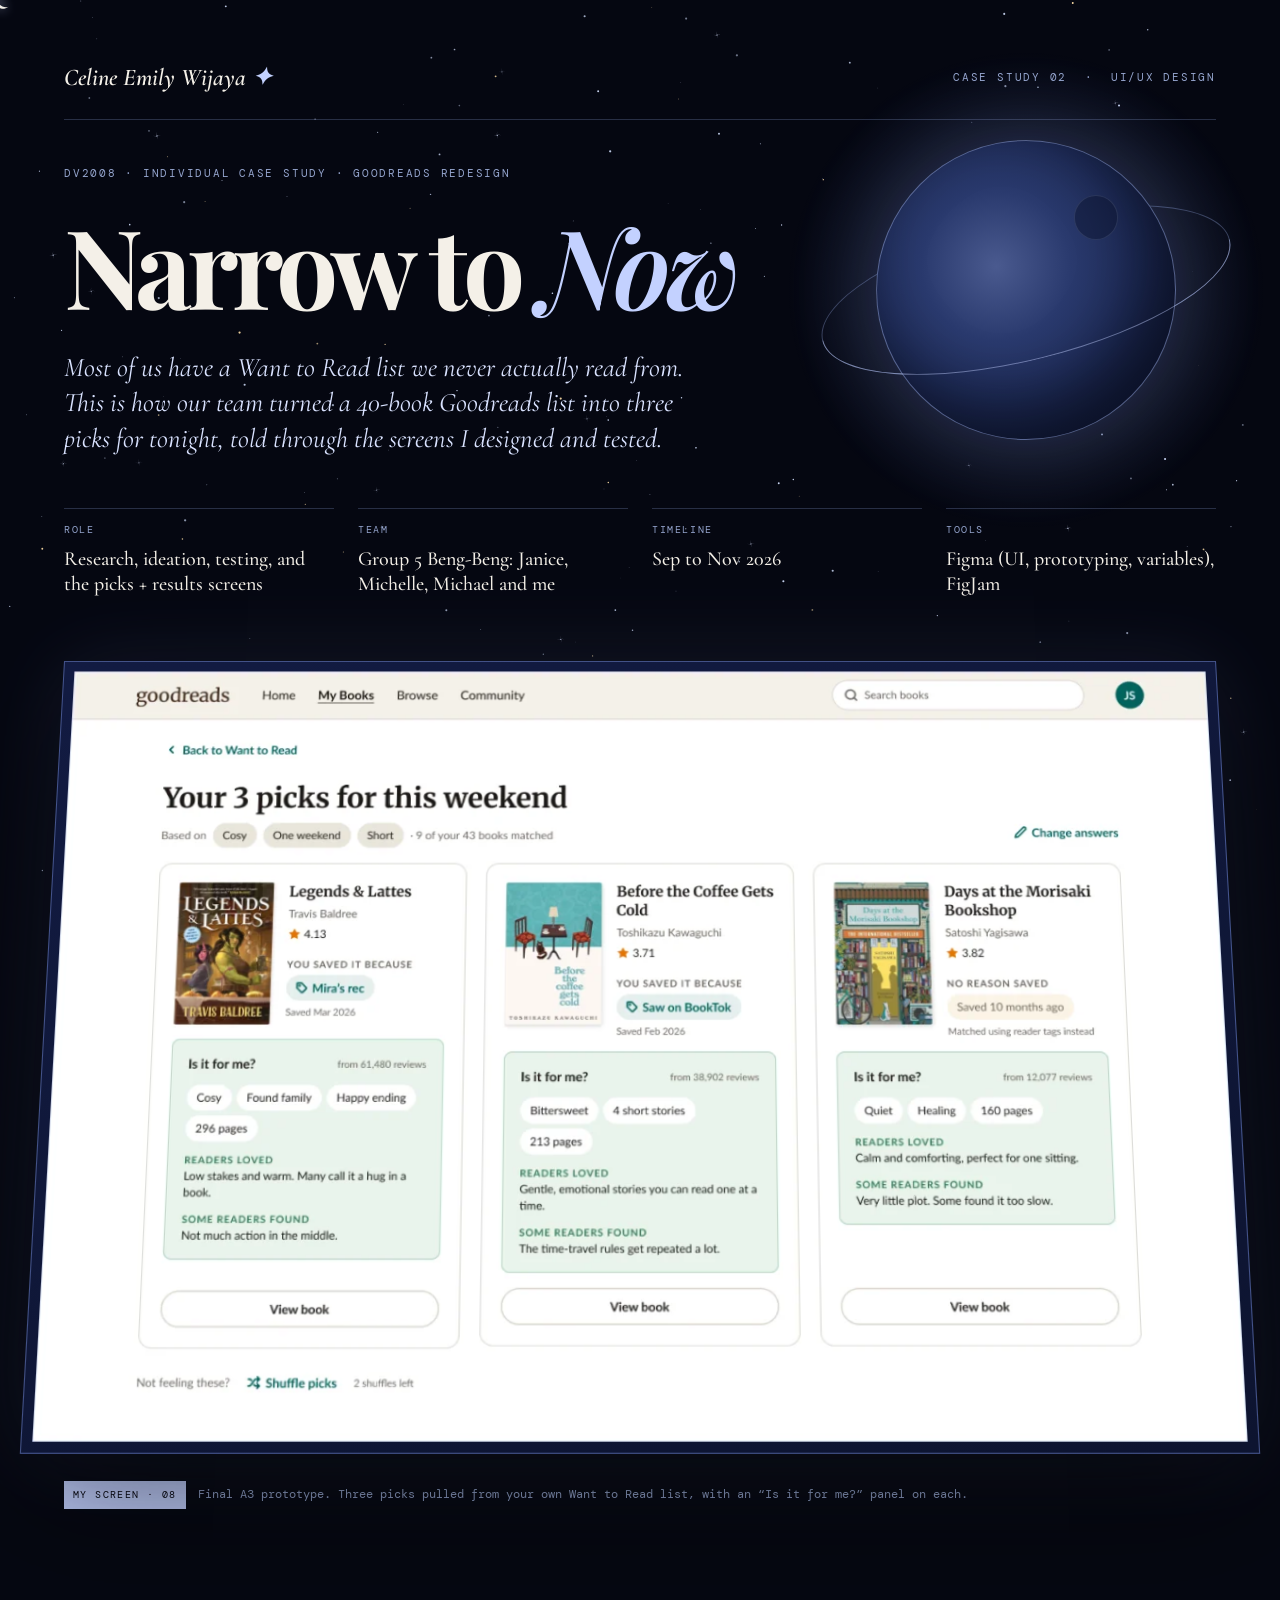
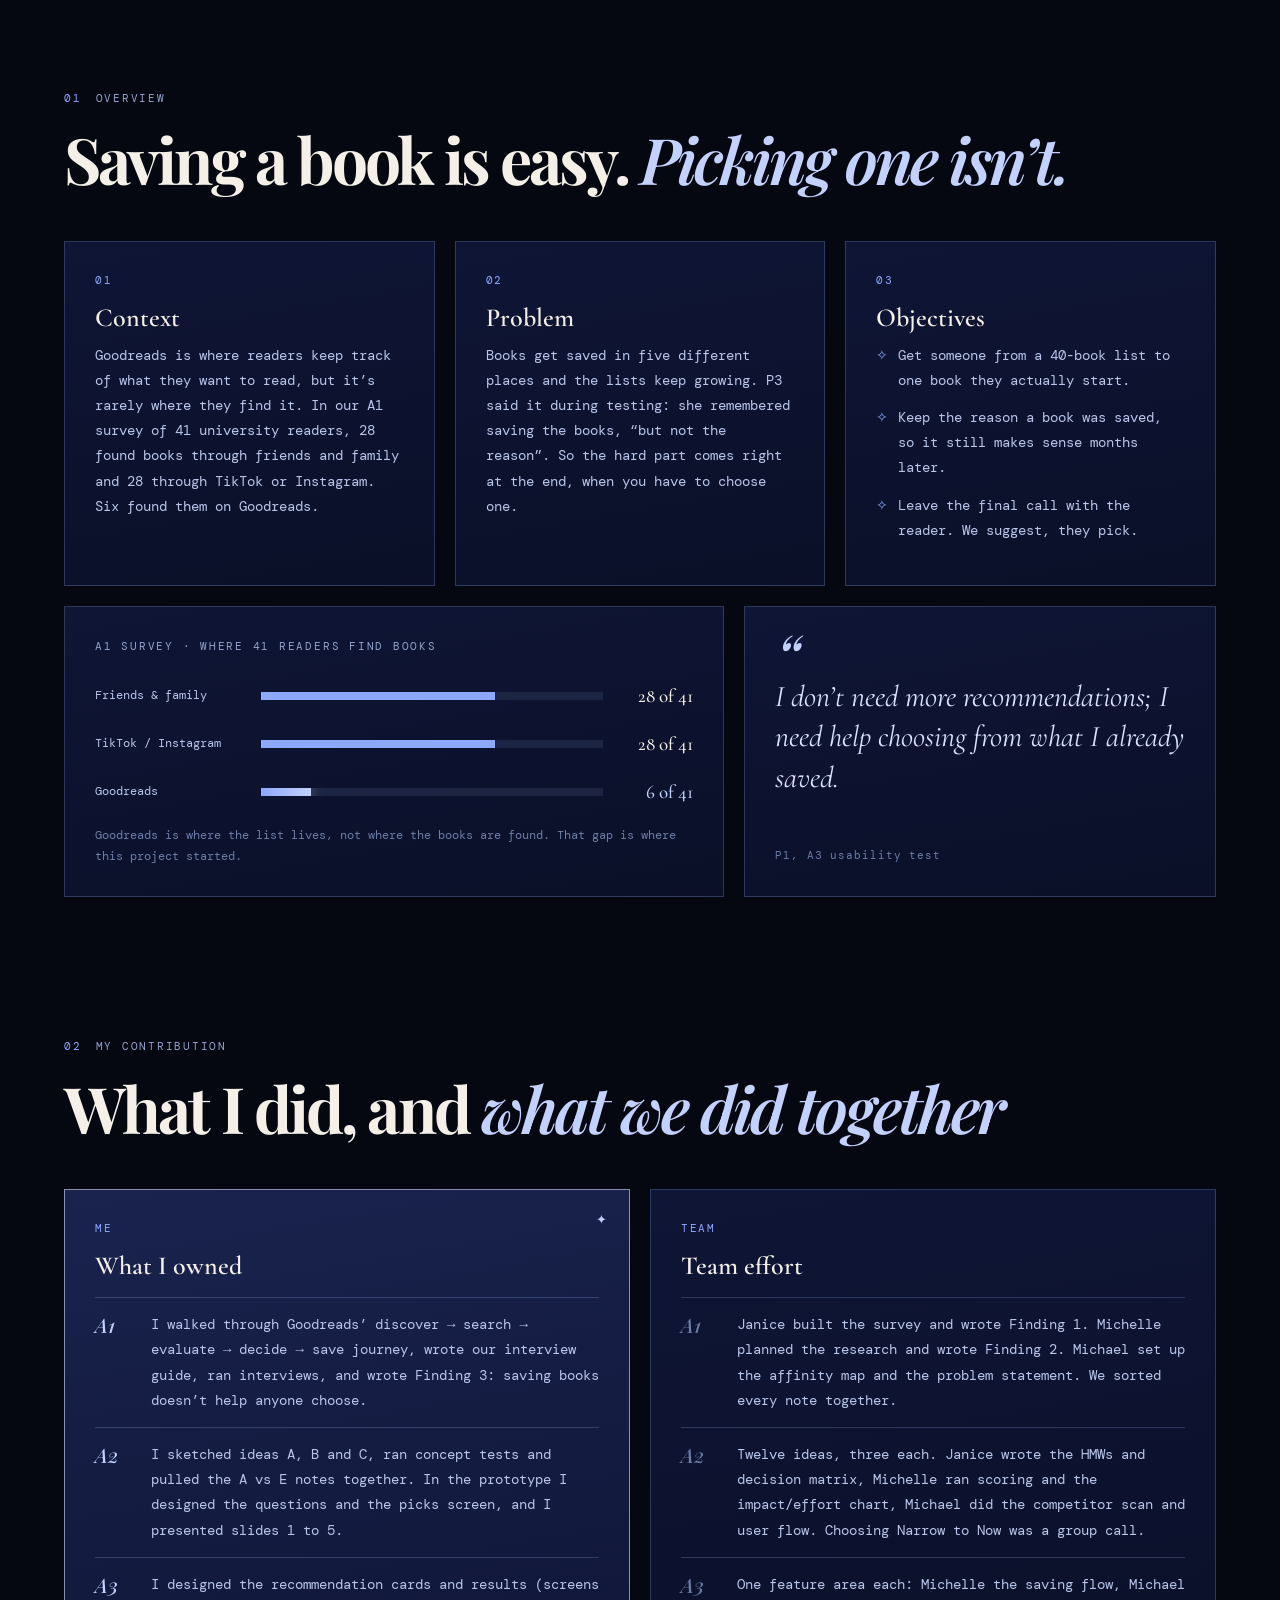
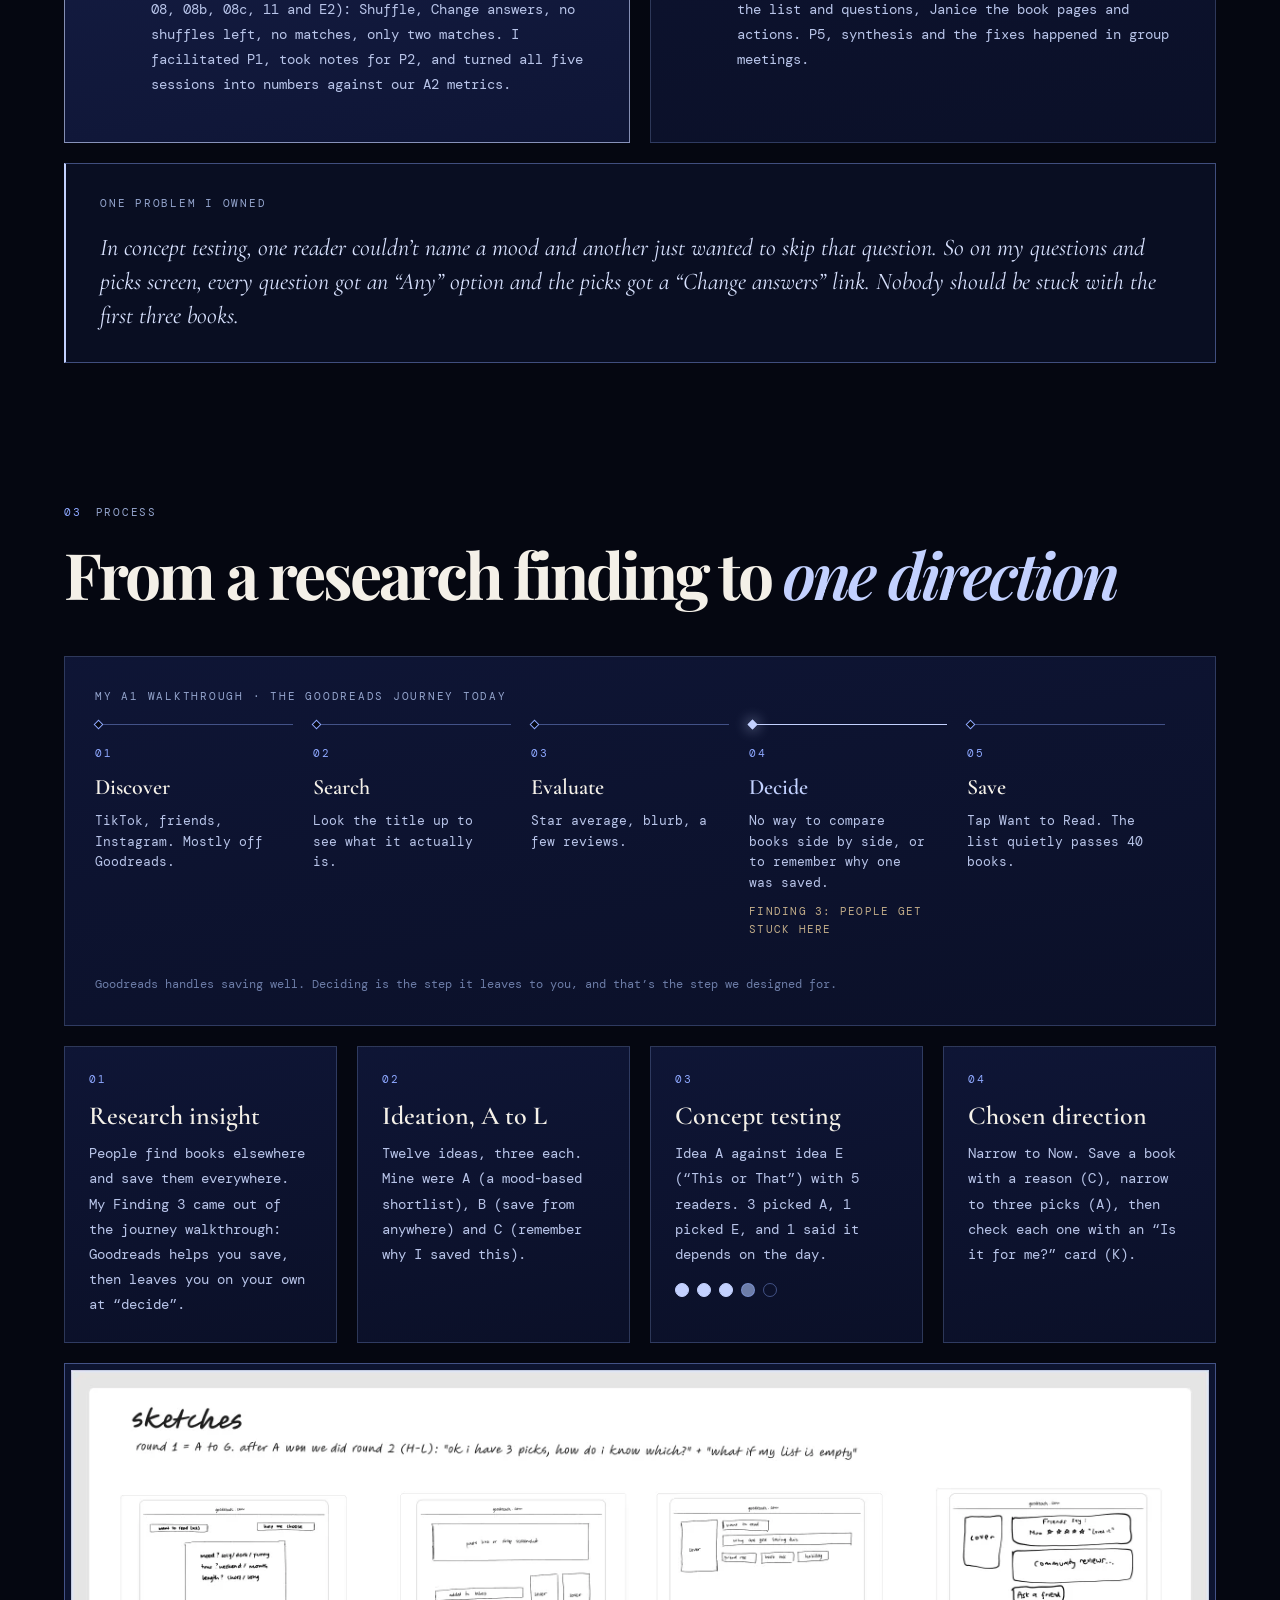
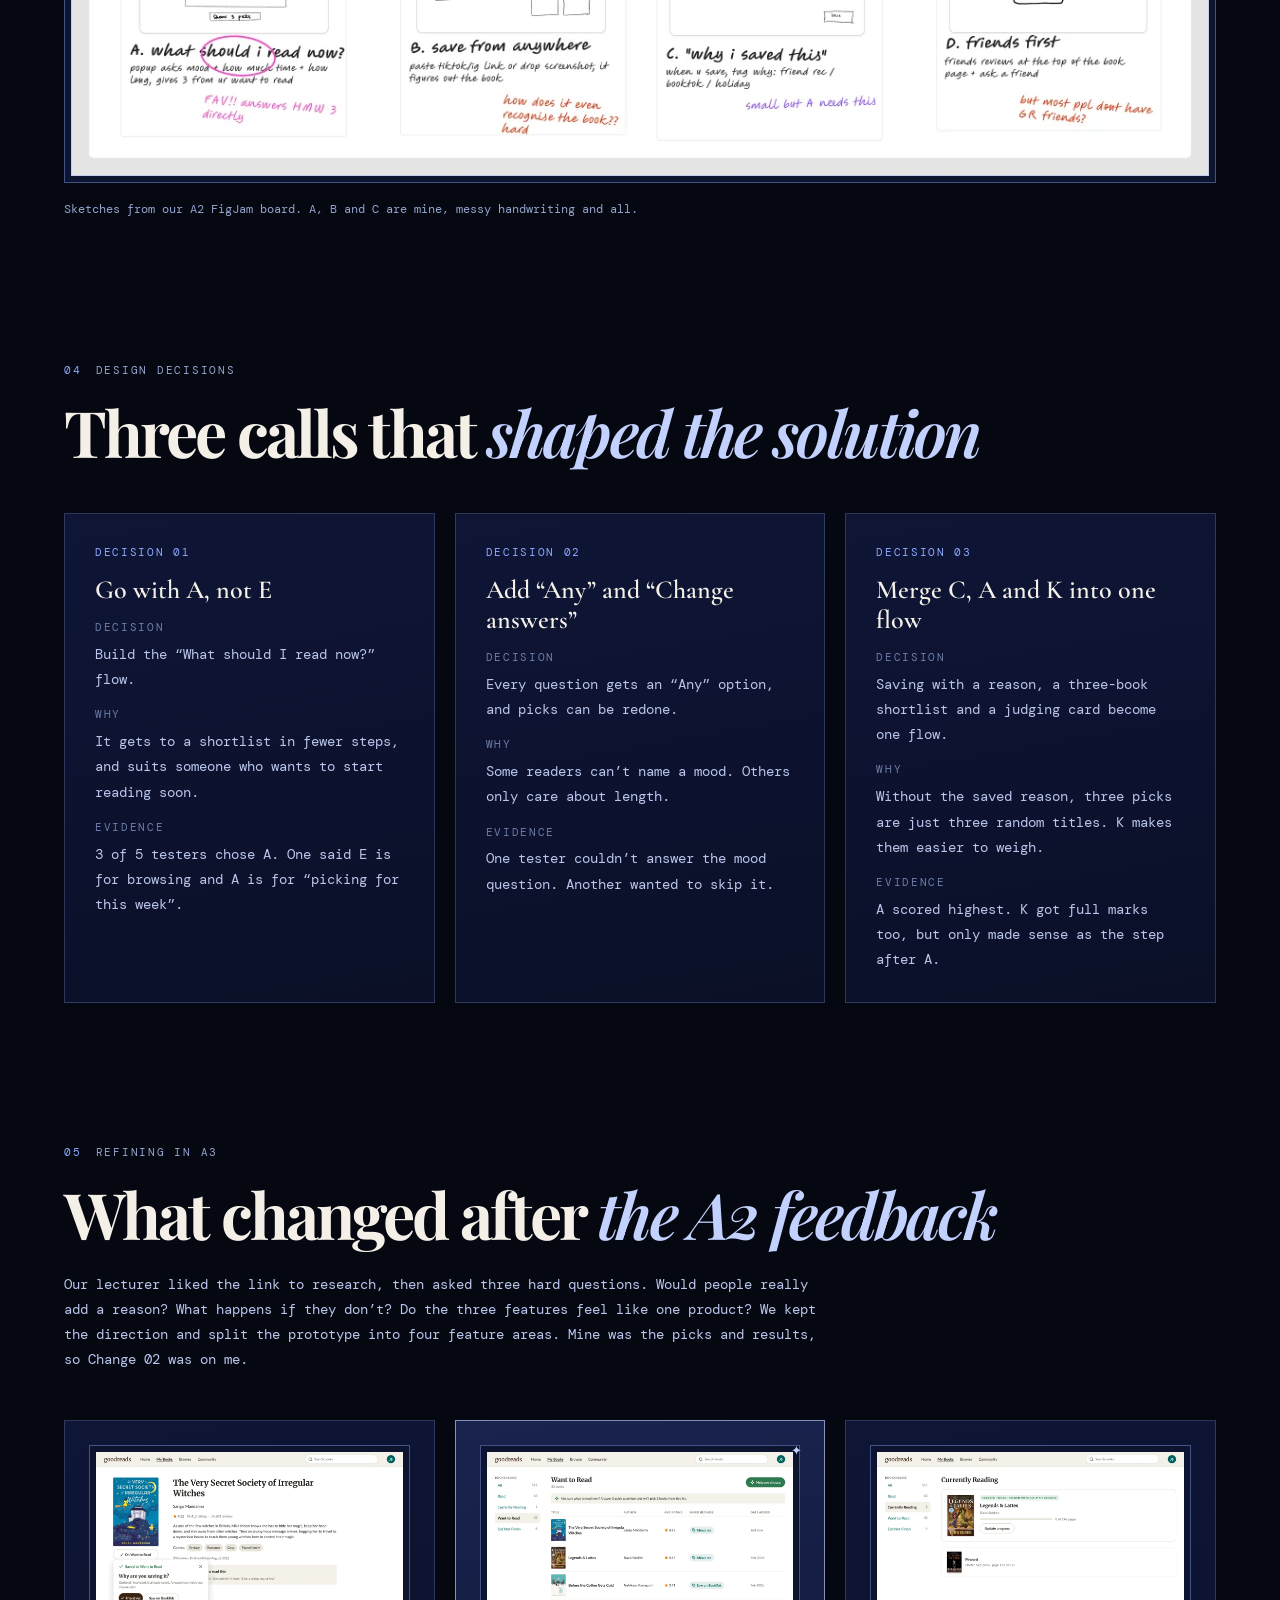
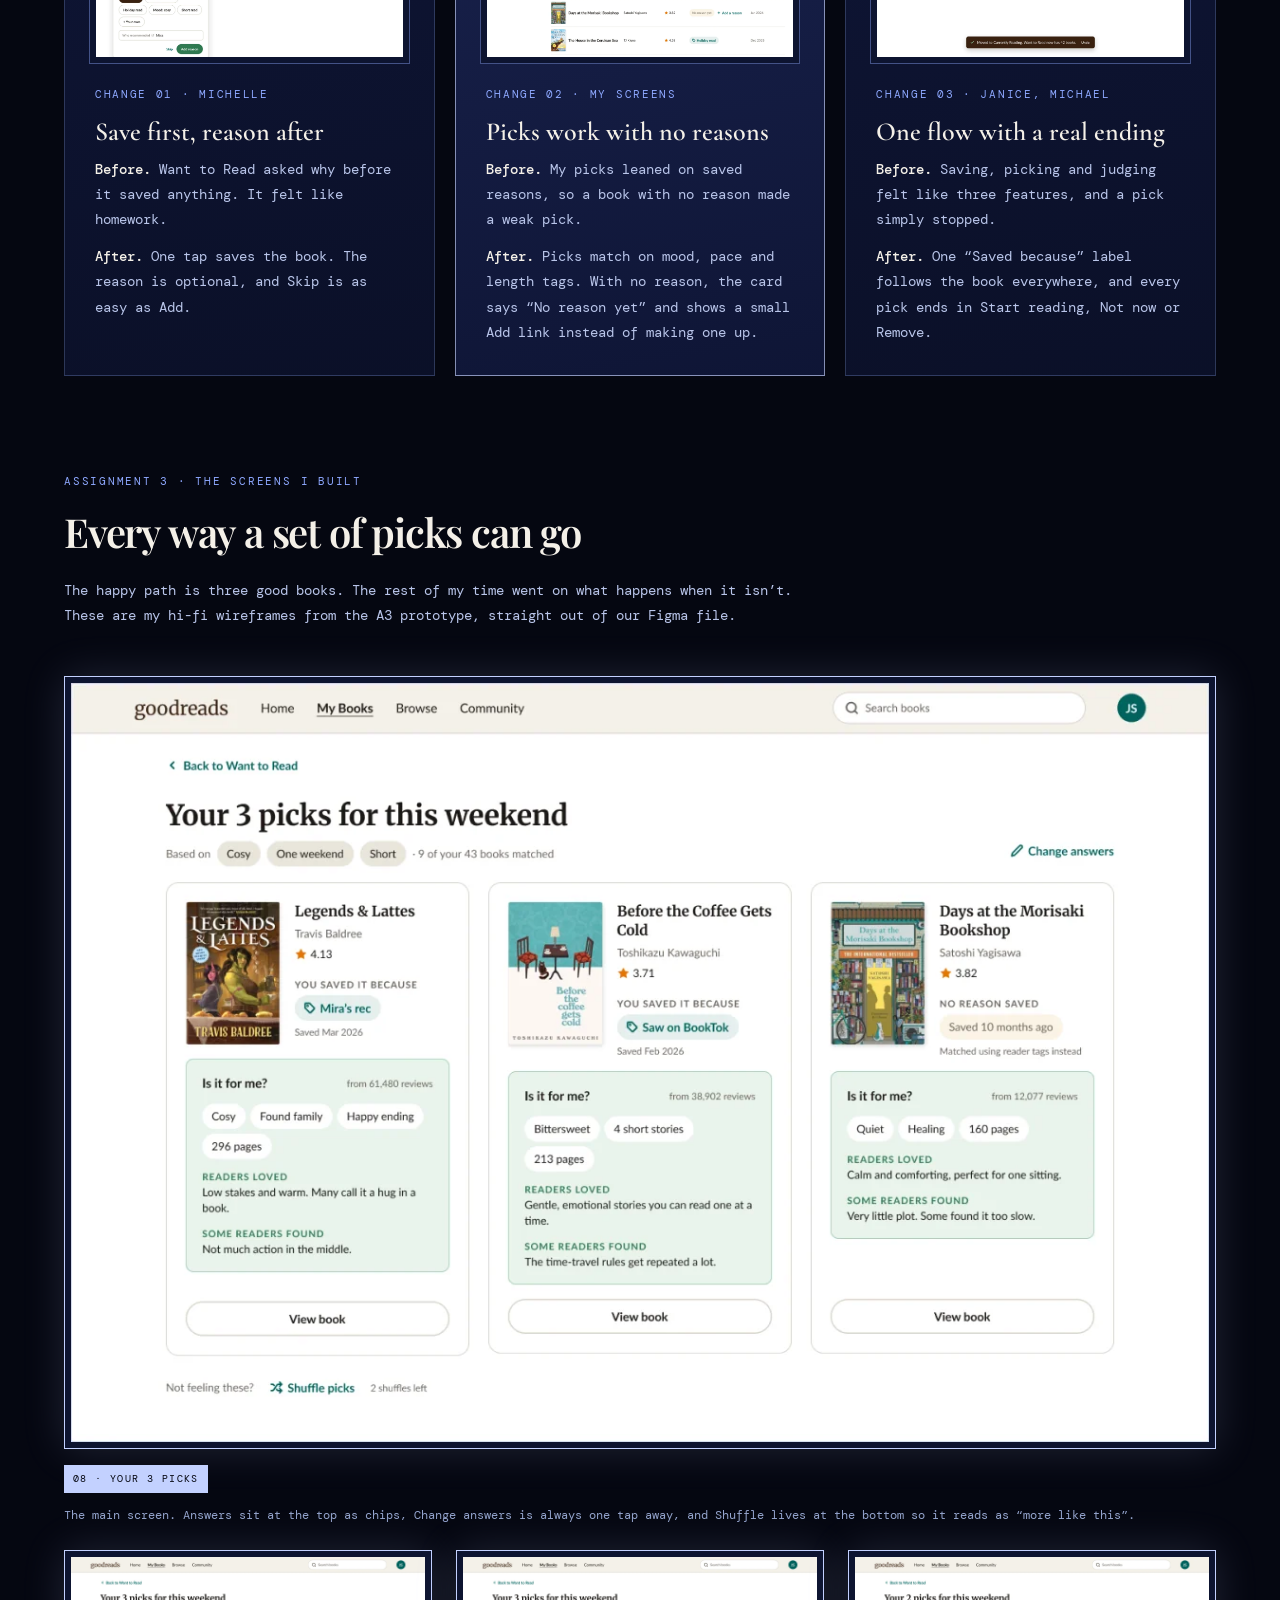
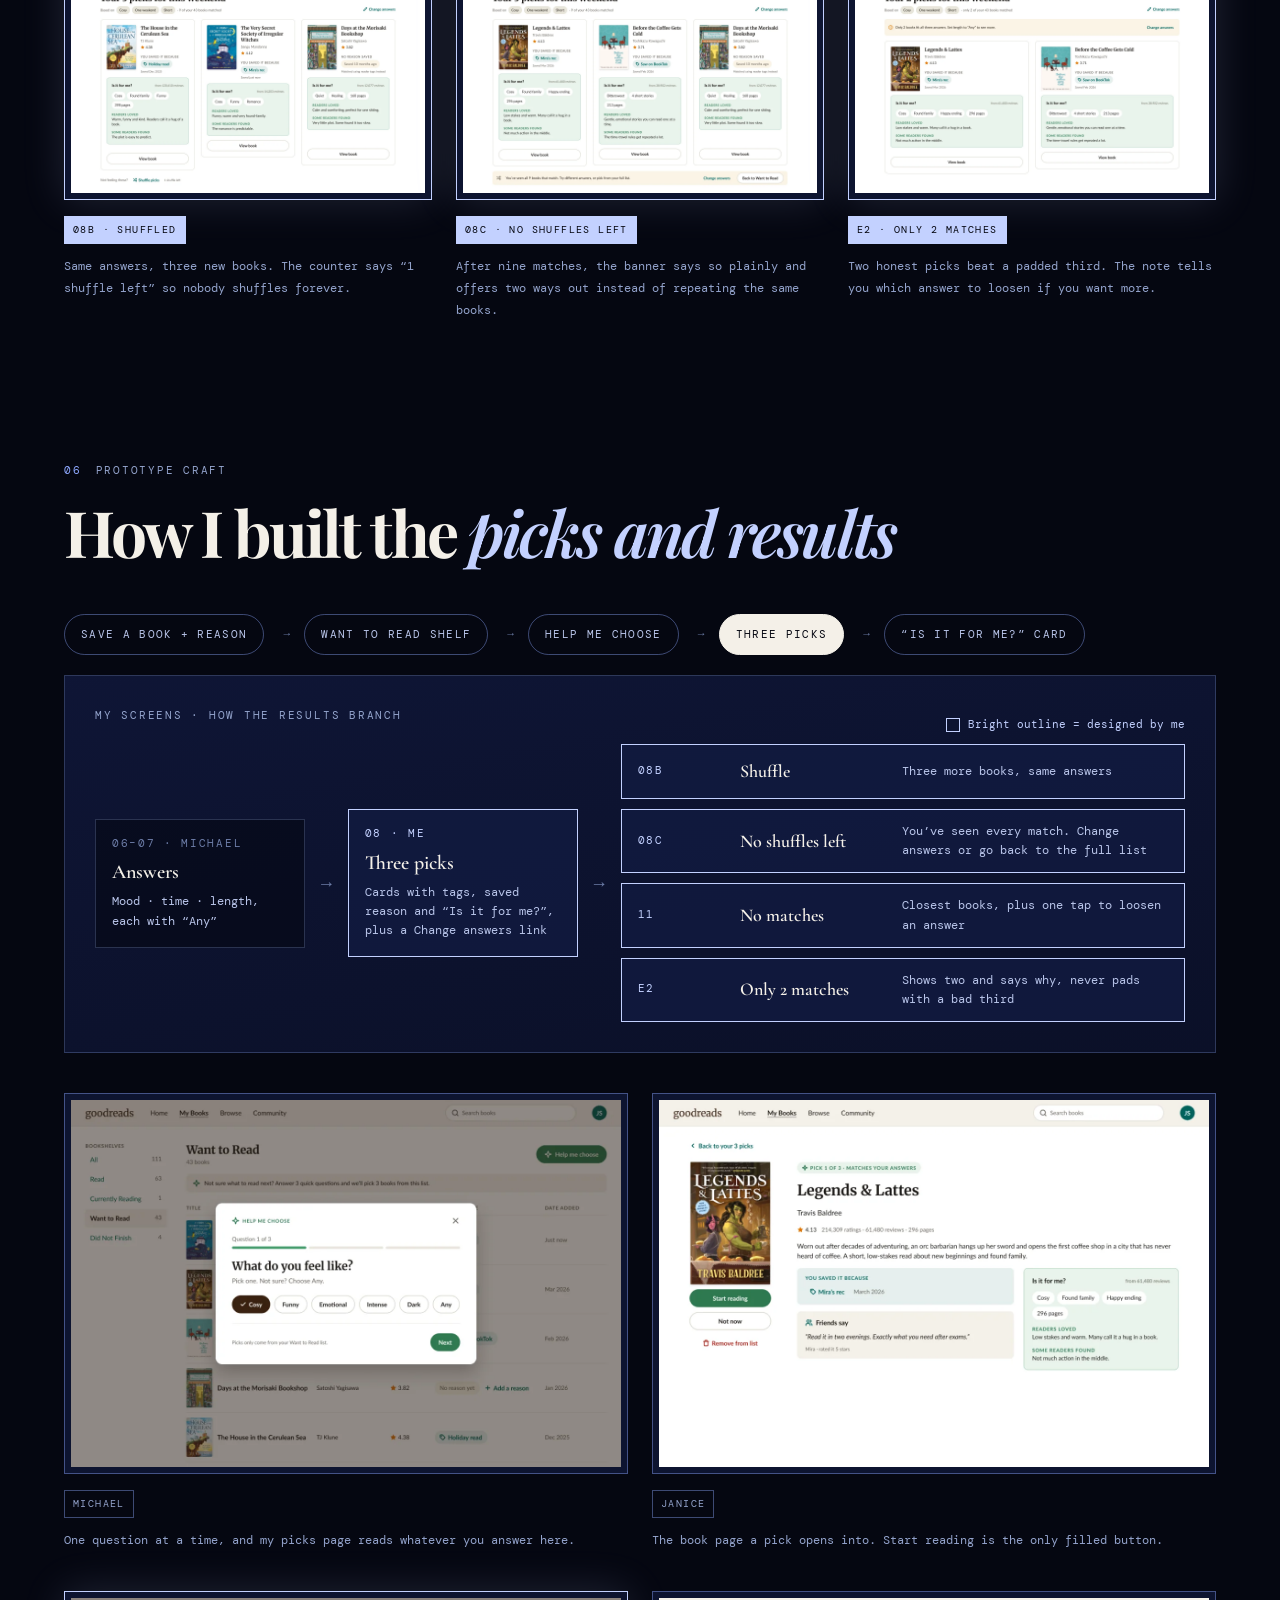
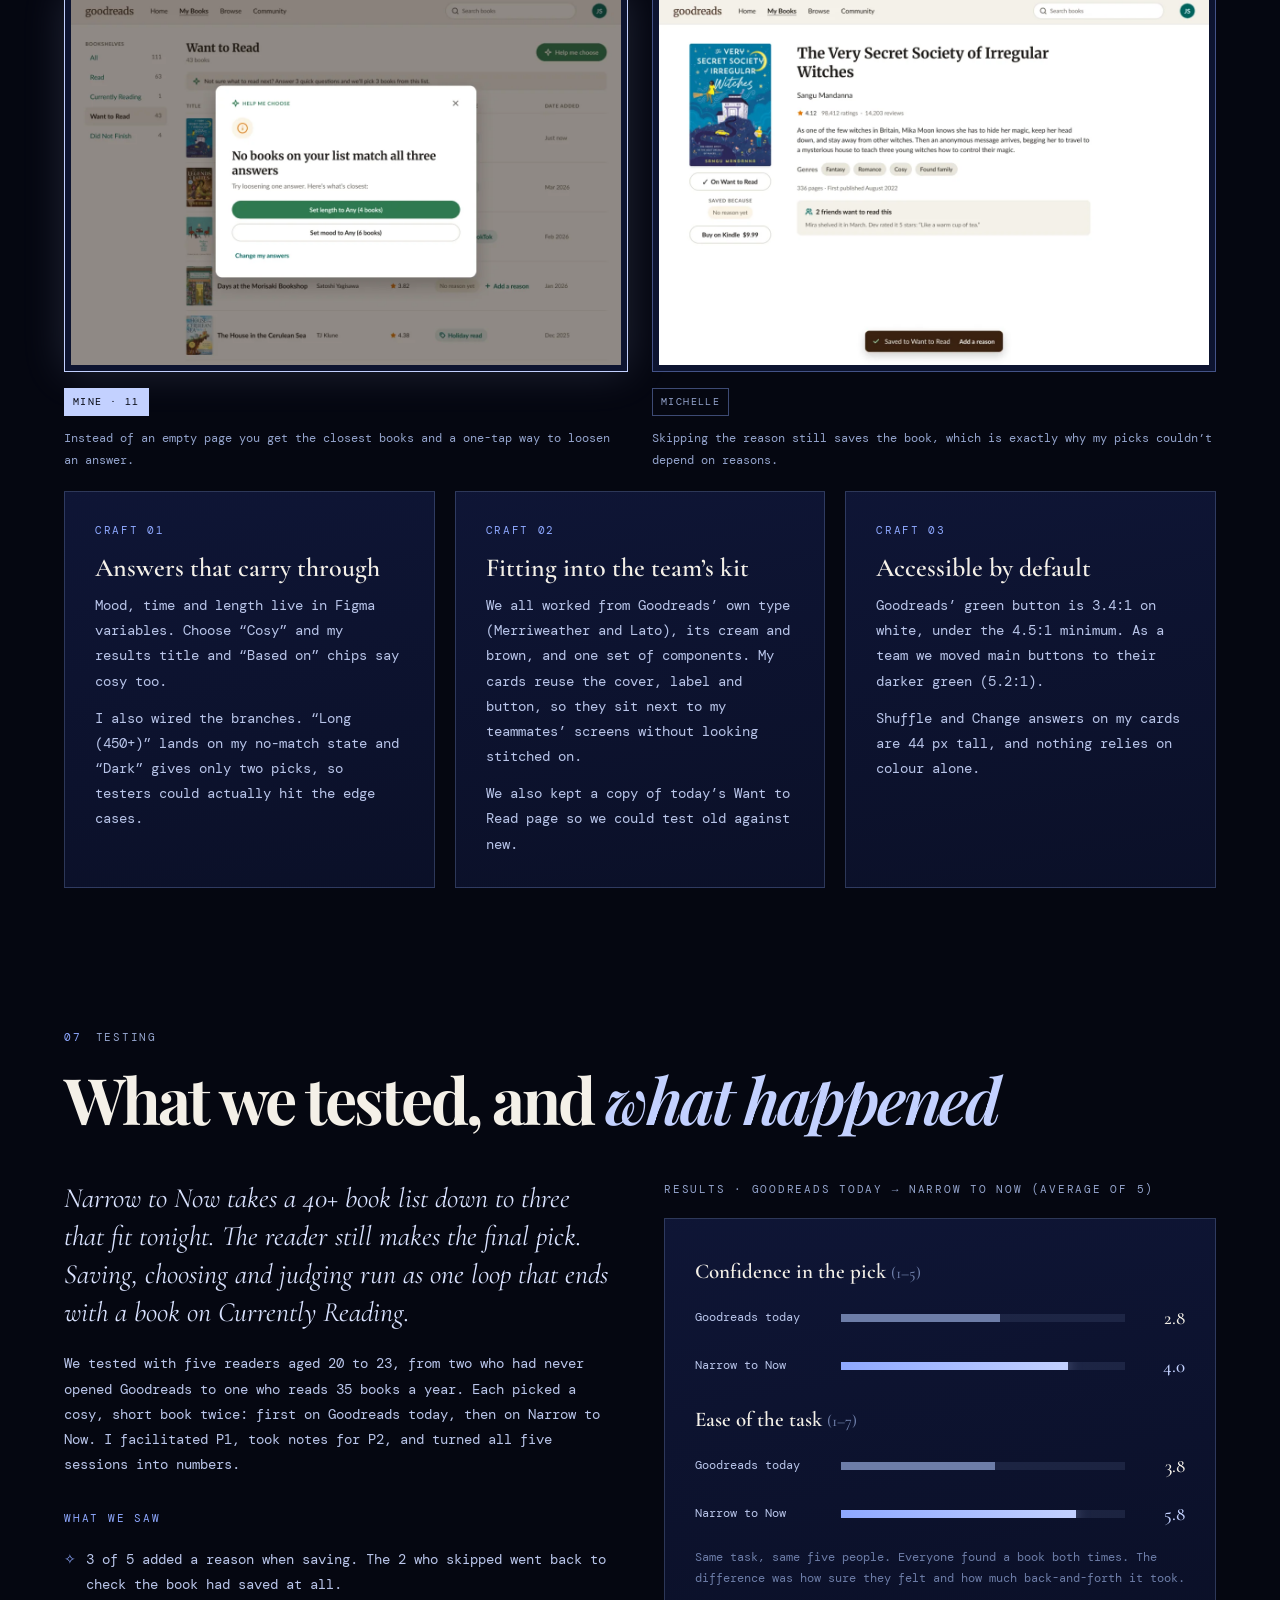
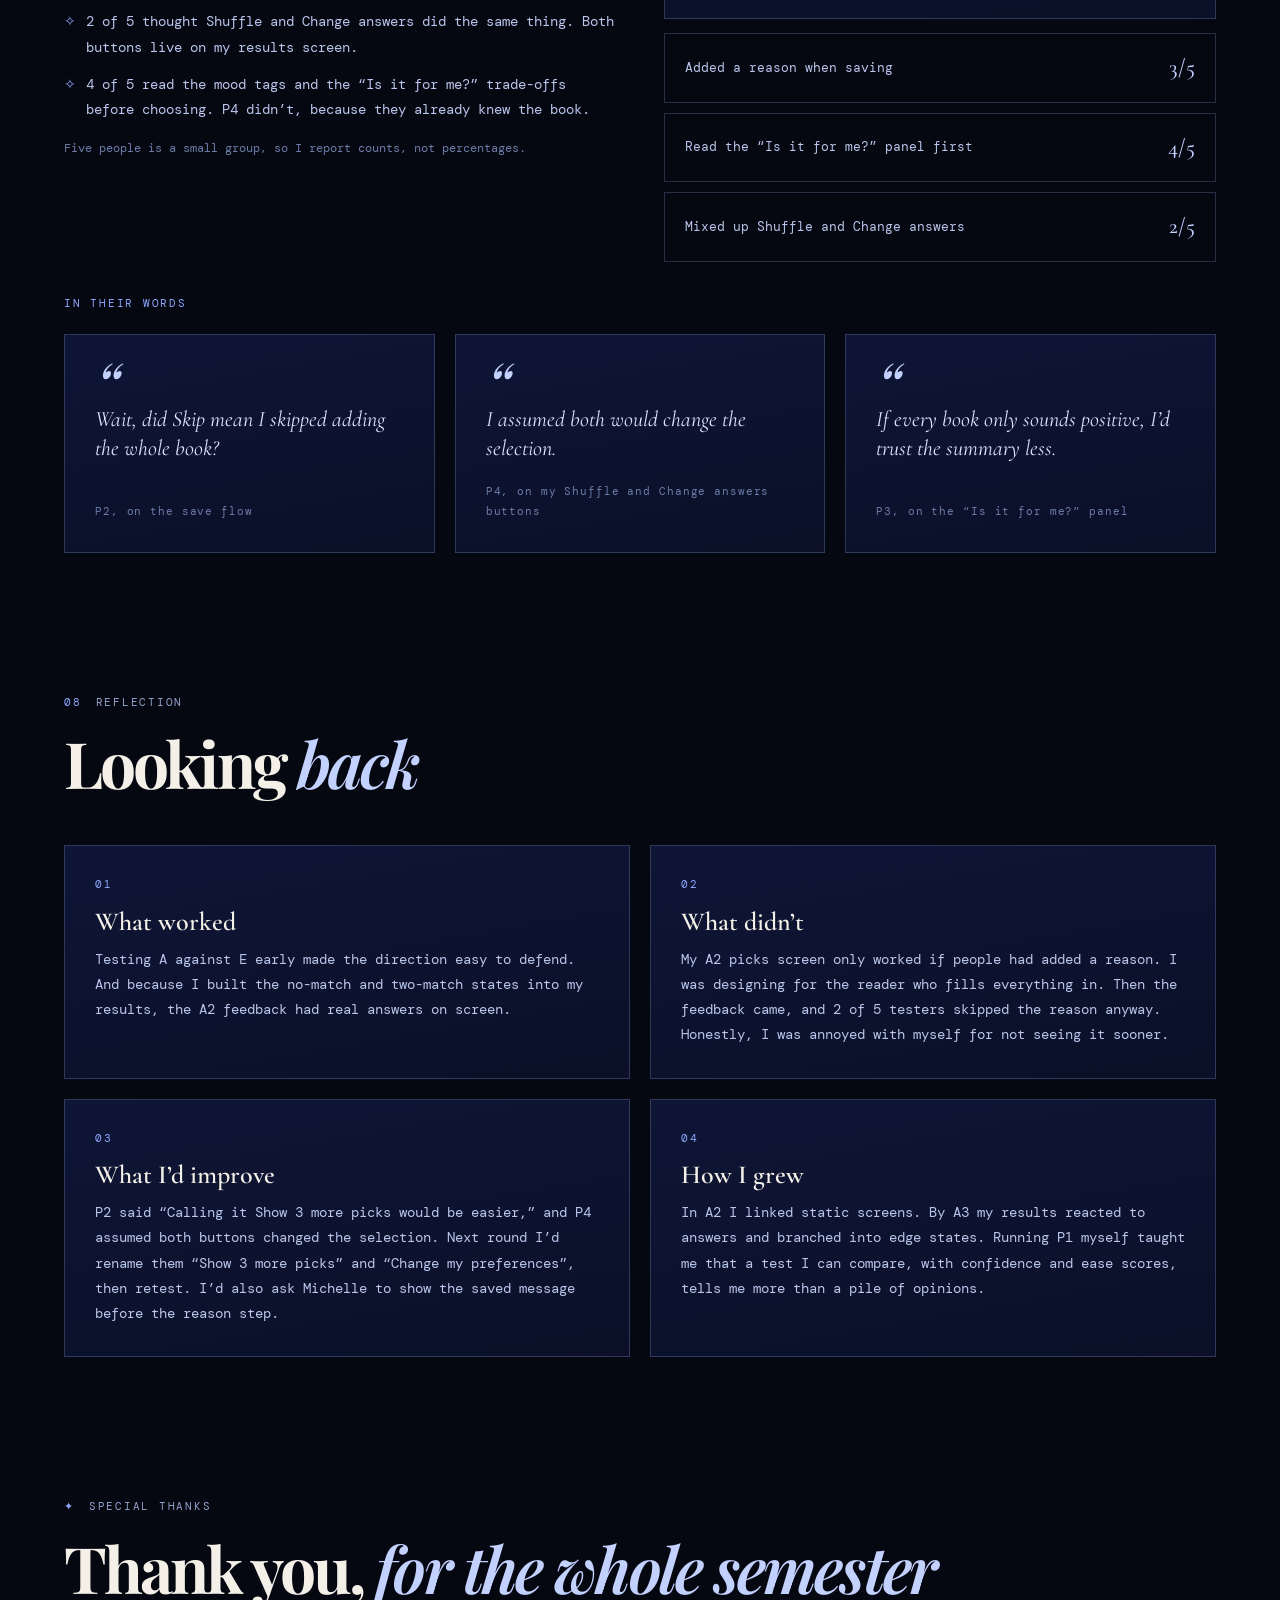
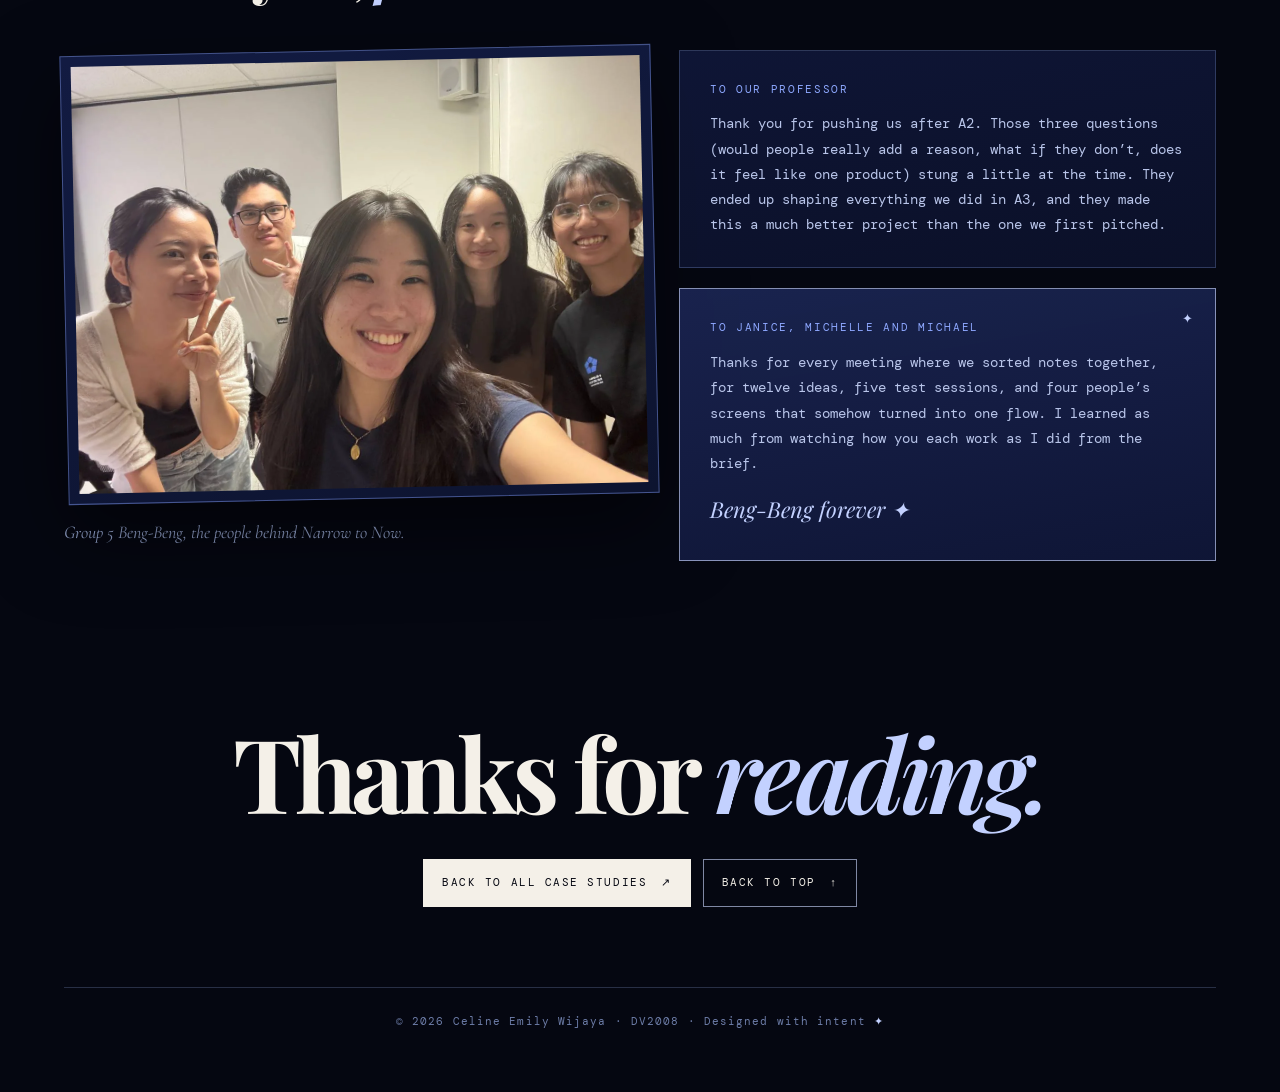
<file: narrow-to-now/index.html>
<!DOCTYPE html>
<html lang="en" class="no-js">
<head>
  <meta charset="UTF-8" />
  <meta name="viewport" content="width=device-width, initial-scale=1.0" />
  <title>Narrow to Now · Case Study · Celine Emily Wijaya</title>
  <meta name="description" content="A Goodreads redesign case study: helping readers pick one book from a long Want to Read list. DV2008 individual case study by Celine Emily Wijaya." />
  <meta property="og:title" content="Narrow to Now · Celine Emily Wijaya" />
  <meta property="og:description" content="Turning a 40-book Want to Read list into three picks for tonight." />
  <meta property="og:image" content="assets/img/hero-picks.webp" />
  <meta name="theme-color" content="#050711" />
  <link rel="icon" href="data:image/svg+xml,%3Csvg xmlns='http://www.w3.org/2000/svg' viewBox='0 0 32 32'%3E%3Cpath d='M21 4a12 12 0 1 0 7 21A10 10 0 1 1 21 4z' fill='%23c3d1ff'/%3E%3C/svg%3E" />
  <link rel="preconnect" href="https://fonts.googleapis.com" />
  <link rel="preconnect" href="https://fonts.gstatic.com" crossorigin />
  <link href="https://fonts.googleapis.com/css2?family=Cormorant+Garamond:ital,wght@0,400;0,500;0,600;1,400;1,500;1,600&family=DM+Mono:wght@400;500&family=Playfair+Display:ital,wght@0,600;0,700;1,600;1,700&display=swap" rel="stylesheet" />
  <link rel="stylesheet" href="styles.css" />
</head>
<body>
  <a class="skip" href="#overview">Skip to content</a>

  <!-- sky + cursor -->
  <canvas id="sky" aria-hidden="true"></canvas>
  <div class="cursor" aria-hidden="true">
    <svg class="cursor__moon" viewBox="0 0 24 24"><path d="M15.5 2.5a9.5 9.5 0 1 0 6 16.9A8 8 0 1 1 15.5 2.5z"/></svg>
  </div>
  <div class="cursor-ring" aria-hidden="true"></div>
  <div class="progress" aria-hidden="true"><span></span></div>

  <!-- nav -->
  <header class="nav">
    <a class="nav__brand" href="https://celineemily.com" aria-label="Celine Emily Wijaya, back to portfolio">
      <svg class="nav__moon" viewBox="0 0 24 24" aria-hidden="true"><path d="M15.5 2.5a9.5 9.5 0 1 0 6 16.9A8 8 0 1 1 15.5 2.5z"/></svg>
      Celine Emily Wijaya <span class="spark">✦</span>
    </a>
    <nav class="nav__links" aria-label="Sections">
      <a href="#overview">Overview</a>
      <a href="#role">Role</a>
      <a href="#process">Process</a>
      <a href="#craft">Craft</a>
      <a href="#testing">Testing</a>
      <a href="#reflection">Reflection</a>
      <a href="#thanks">Thanks</a>
    </nav>
    <a class="btn btn--ghost nav__back" href="https://celineemily.com/#project">All case studies ↗</a>
  </header>

  <main>
    <!-- HERO -->
    <section class="hero" id="top">
      <div class="hero__bar reveal">
        <a class="hero__brand" href="https://celineemily.com">Celine Emily Wijaya <span class="spark">✦</span></a>
        <span class="hero__label">Case study 02 &nbsp;·&nbsp; UI/UX design</span>
      </div>
      <div class="hero__copy">
        <p class="eyebrow reveal">DV2008 · Individual case study · Goodreads redesign</p>
        <h1 class="hero__title reveal">Narrow to <em>Now</em></h1>
        <p class="hero__lede reveal">Most of us have a Want to Read list we never actually read from. This is how our team turned a 40-book Goodreads list into three picks for tonight, told through the screens I designed and tested.</p>
      </div>
      <div class="hero__sky" aria-hidden="true">
        <div class="planet">
          <div class="planet__glow"></div>
          <div class="planet__orbit"></div>
          <div class="planet__ball"><i class="crater c1"></i></div>
          <div class="planet__orbit planet__orbit--front"></div>
        </div>
      </div>
      <dl class="meta reveal">
        <div><dt>Role</dt><dd>Research, ideation, testing, and the picks + results screens</dd></div>
        <div><dt>Team</dt><dd>Group 5 Beng-Beng: Janice, Michelle, Michael and me</dd></div>
        <div><dt>Timeline</dt><dd>Sep to Nov 2026</dd></div>
        <div><dt>Tools</dt><dd>Figma (UI, prototyping, variables), FigJam</dd></div>
      </dl>
    </section>

    <figure class="showcase reveal">
      <div class="showcase__frame tilt" data-zoom="assets/img/hero-picks.webp">
        <img src="assets/img/hero-picks.webp" alt="Narrow to Now results screen: three picks from the reader's Want to Read list, Legends & Lattes, Before the Coffee Gets Cold and Days at the Morisaki Bookshop, each with an Is it for me panel." width="1200" height="800" />
      </div>
      <figcaption><span class="tag tag--mine">My screen · 08</span> Final A3 prototype. Three picks pulled from your own Want to Read list, with an “Is it for me?” panel on each.</figcaption>
    </figure>

    <!-- 01 OVERVIEW -->
    <section class="section" id="overview">
      <header class="section__head reveal">
        <p class="eyebrow"><span class="num">01</span> Overview</p>
        <h2>Saving a book is easy. <em>Picking one isn’t.</em></h2>
      </header>
      <div class="grid grid--3">
        <article class="card reveal">
          <p class="card__k">01</p>
          <h3>Context</h3>
          <p>Goodreads is where readers keep track of what they want to read, but it’s rarely where they find it. In our A1 survey of 41 university readers, 28 found books through friends and family and 28 through TikTok or Instagram. Six found them on Goodreads.</p>
        </article>
        <article class="card reveal">
          <p class="card__k">02</p>
          <h3>Problem</h3>
          <p>Books get saved in five different places and the lists keep growing. P3 said it during testing: she remembered saving the books, “but not the reason”. So the hard part comes right at the end, when you have to choose one.</p>
        </article>
        <article class="card reveal">
          <p class="card__k">03</p>
          <h3>Objectives</h3>
          <ul class="list">
            <li>Get someone from a 40-book list to one book they actually start.</li>
            <li>Keep the reason a book was saved, so it still makes sense months later.</li>
            <li>Leave the final call with the reader. We suggest, they pick.</li>
          </ul>
        </article>
      </div>
      <div class="split split--wide">
        <div class="card chart reveal" data-bars>
          <p class="eyebrow">A1 survey · where 41 readers find books</p>
          <div class="bar-row"><span>Friends &amp; family</span><div class="track"><i style="--v:28/41"></i></div><b>28 of 41</b></div>
          <div class="bar-row"><span>TikTok / Instagram</span><div class="track"><i style="--v:28/41"></i></div><b>28 of 41</b></div>
          <div class="bar-row bar-row--hi"><span>Goodreads</span><div class="track"><i style="--v:6/41"></i></div><b>6 of 41</b></div>
          <p class="note">Goodreads is where the list lives, not where the books are found. That gap is where this project started.</p>
        </div>
        <blockquote class="card quote quote--big reveal">
          <span class="quote__mark" aria-hidden="true">“</span>
          <p>I don’t need more recommendations; I need help choosing from what I already saved.</p>
          <cite>P1, A3 usability test</cite>
        </blockquote>
      </div>
    </section>

    <!-- 02 ROLE -->
    <section class="section" id="role">
      <header class="section__head reveal">
        <p class="eyebrow"><span class="num">02</span> My contribution</p>
        <h2>What I did, and <em>what we did together</em></h2>
      </header>
      <div class="grid grid--2">
        <article class="card card--hi reveal">
          <p class="card__k">Me</p>
          <h3>What I owned</h3>
          <ol class="timeline">
            <li><b>A1</b><span>I walked through Goodreads’ discover → search → evaluate → decide → save journey, wrote our interview guide, ran interviews, and wrote Finding 3: saving books doesn’t help anyone choose.</span></li>
            <li><b>A2</b><span>I sketched ideas A, B and C, ran concept tests and pulled the A vs E notes together. In the prototype I designed the questions and the picks screen, and I presented slides 1 to 5.</span></li>
            <li><b>A3</b><span>I designed the recommendation cards and results (screens 08, 08b, 08c, 11 and E2): Shuffle, Change answers, no shuffles left, no matches, only two matches. I facilitated P1, took notes for P2, and turned all five sessions into numbers against our A2 metrics.</span></li>
          </ol>
        </article>
        <article class="card reveal">
          <p class="card__k">Team</p>
          <h3>Team effort</h3>
          <ol class="timeline timeline--team">
            <li><b>A1</b><span>Janice built the survey and wrote Finding 1. Michelle planned the research and wrote Finding 2. Michael set up the affinity map and the problem statement. We sorted every note together.</span></li>
            <li><b>A2</b><span>Twelve ideas, three each. Janice wrote the HMWs and decision matrix, Michelle ran scoring and the impact/effort chart, Michael did the competitor scan and user flow. Choosing Narrow to Now was a group call.</span></li>
            <li><b>A3</b><span>One feature area each: Michelle the saving flow, Michael the list and questions, Janice the book pages and actions. P5, synthesis and the fixes happened in group meetings.</span></li>
          </ol>
        </article>
      </div>
      <aside class="callout reveal">
        <p class="eyebrow">One problem I owned</p>
        <p class="callout__text">In concept testing, one reader couldn’t name a mood and another just wanted to skip that question. So on my questions and picks screen, every question got an “Any” option and the picks got a “Change answers” link. Nobody should be stuck with the first three books.</p>
      </aside>
    </section>

    <!-- 03 PROCESS -->
    <section class="section" id="process">
      <header class="section__head reveal">
        <p class="eyebrow"><span class="num">03</span> Process</p>
        <h2>From a research finding to <em>one direction</em></h2>
      </header>
      <div class="card journey reveal">
        <p class="eyebrow">My A1 walkthrough · the Goodreads journey today</p>
        <ol class="journey__steps">
          <li><span class="card__k">01</span><b>Discover</b><span>TikTok, friends, Instagram. Mostly off Goodreads.</span></li>
          <li><span class="card__k">02</span><b>Search</b><span>Look the title up to see what it actually is.</span></li>
          <li><span class="card__k">03</span><b>Evaluate</b><span>Star average, blurb, a few reviews.</span></li>
          <li class="is-pain"><span class="card__k">04</span><b>Decide</b><span>No way to compare books side by side, or to remember why one was saved.</span><em>Finding 3: people get stuck here</em></li>
          <li><span class="card__k">05</span><b>Save</b><span>Tap Want to Read. The list quietly passes 40 books.</span></li>
        </ol>
        <p class="note">Goodreads handles saving well. Deciding is the step it leaves to you, and that’s the step we designed for.</p>
      </div>
      <div class="grid grid--4">
        <article class="card card--sm reveal"><p class="card__k">01</p><h3>Research insight</h3><p>People find books elsewhere and save them everywhere. My Finding 3 came out of the journey walkthrough: Goodreads helps you save, then leaves you on your own at “decide”.</p></article>
        <article class="card card--sm reveal"><p class="card__k">02</p><h3>Ideation, A to L</h3><p>Twelve ideas, three each. Mine were A (a mood-based shortlist), B (save from anywhere) and C (remember why I saved this).</p></article>
        <article class="card card--sm reveal"><p class="card__k">03</p><h3>Concept testing</h3><p>Idea A against idea E (“This or That”) with 5 readers. 3 picked A, 1 picked E, and 1 said it depends on the day.</p>
          <div class="dots" aria-label="3 of 5 chose A, 1 chose E, 1 undecided"><i class="a"></i><i class="a"></i><i class="a"></i><i class="e"></i><i class="u"></i></div></article>
        <article class="card card--sm reveal"><p class="card__k">04</p><h3>Chosen direction</h3><p>Narrow to Now. Save a book with a reason (C), narrow to three picks (A), then check each one with an “Is it for me?” card (K).</p></article>
      </div>
      <figure class="figure reveal">
        <div class="figure__frame" data-zoom="assets/img/sketches.webp"><img src="assets/img/sketches.webp" alt="Hand-drawn sketches of ideas A to D from the A2 FigJam board, with handwritten notes." width="1200" height="429" loading="lazy" /></div>
        <figcaption>Sketches from our A2 FigJam board. A, B and C are mine, messy handwriting and all.</figcaption>
      </figure>
    </section>

    <!-- 04 DECISIONS -->
    <section class="section" id="decisions">
      <header class="section__head reveal">
        <p class="eyebrow"><span class="num">04</span> Design decisions</p>
        <h2>Three calls that <em>shaped the solution</em></h2>
      </header>
      <div class="grid grid--3">
        <article class="card decision reveal">
          <p class="card__k">Decision 01</p><h3>Go with A, not E</h3>
          <dl><dt>Decision</dt><dd>Build the “What should I read now?” flow.</dd><dt>Why</dt><dd>It gets to a shortlist in fewer steps, and suits someone who wants to start reading soon.</dd><dt>Evidence</dt><dd>3 of 5 testers chose A. One said E is for browsing and A is for “picking for this week”.</dd></dl>
        </article>
        <article class="card decision reveal">
          <p class="card__k">Decision 02</p><h3>Add “Any” and “Change answers”</h3>
          <dl><dt>Decision</dt><dd>Every question gets an “Any” option, and picks can be redone.</dd><dt>Why</dt><dd>Some readers can’t name a mood. Others only care about length.</dd><dt>Evidence</dt><dd>One tester couldn’t answer the mood question. Another wanted to skip it.</dd></dl>
        </article>
        <article class="card decision reveal">
          <p class="card__k">Decision 03</p><h3>Merge C, A and K into one flow</h3>
          <dl><dt>Decision</dt><dd>Saving with a reason, a three-book shortlist and a judging card become one flow.</dd><dt>Why</dt><dd>Without the saved reason, three picks are just three random titles. K makes them easier to weigh.</dd><dt>Evidence</dt><dd>A scored highest. K got full marks too, but only made sense as the step after A.</dd></dl>
        </article>
      </div>
    </section>

    <!-- 05 REFINING -->
    <section class="section" id="refining">
      <header class="section__head reveal">
        <p class="eyebrow"><span class="num">05</span> Refining in A3</p>
        <h2>What changed after <em>the A2 feedback</em></h2>
        <p class="section__intro">Our lecturer liked the link to research, then asked three hard questions. Would people really add a reason? What happens if they don’t? Do the three features feel like one product? We kept the direction and split the prototype into four feature areas. Mine was the picks and results, so Change 02 was on me.</p>
      </header>
      <div class="grid grid--3">
        <article class="card change reveal">
          <div class="change__img" data-zoom="assets/img/save-reason.webp"><img src="assets/img/save-reason.webp" alt="Save flow: the book is saved first, then an optional reason popup with chips like Friend rec and Saw on BookTok." width="1200" height="800" loading="lazy" /></div>
          <p class="card__k">Change 01 · Michelle</p><h3>Save first, reason after</h3>
          <p><b>Before.</b> Want to Read asked why before it saved anything. It felt like homework.</p>
          <p><b>After.</b> One tap saves the book. The reason is optional, and Skip is as easy as Add.</p>
        </article>
        <article class="card card--hi change reveal">
          <div class="change__img" data-zoom="assets/img/want-to-read.webp"><img src="assets/img/want-to-read.webp" alt="Want to Read list with a Saved because column; one book shows No reason yet with an Add a reason link." width="1200" height="800" loading="lazy" /></div>
          <p class="card__k">Change 02 · my screens</p><h3>Picks work with no reasons</h3>
          <p><b>Before.</b> My picks leaned on saved reasons, so a book with no reason made a weak pick.</p>
          <p><b>After.</b> Picks match on mood, pace and length tags. With no reason, the card says “No reason yet” and shows a small Add link instead of making one up.</p>
        </article>
        <article class="card change reveal">
          <div class="change__img" data-zoom="assets/img/currently-reading.webp"><img src="assets/img/currently-reading.webp" alt="Currently Reading shelf showing Legends & Lattes started today, with an Undo toast." width="1200" height="800" loading="lazy" /></div>
          <p class="card__k">Change 03 · Janice, Michael</p><h3>One flow with a real ending</h3>
          <p><b>Before.</b> Saving, picking and judging felt like three features, and a pick simply stopped.</p>
          <p><b>After.</b> One “Saved because” label follows the book everywhere, and every pick ends in Start reading, Not now or Remove.</p>
        </article>
      </div>
    </section>

    <section class="section section--tight" id="a3-screens" aria-label="My A3 screens">
      <header class="section__head reveal">
        <p class="eyebrow eyebrow--sub">Assignment 3 · the screens I built</p>
        <h3 class="subhead">Every way a set of picks can go</h3>
        <p class="section__intro">The happy path is three good books. The rest of my time went on what happens when it isn’t. These are my hi-fi wireframes from the A3 prototype, straight out of our Figma file.</p>
      </header>
      <div class="a3-grid">
        <figure class="figure figure--lead reveal">
          <div class="figure__frame figure__frame--mine" data-zoom="assets/img/hero-picks.webp"><img src="assets/img/hero-picks.webp" alt="Screen 08: Your 3 picks for this weekend, with Change answers and Shuffle picks." width="1200" height="800" loading="lazy" /></div>
          <figcaption><span class="tag tag--mine">08 · Your 3 picks</span> The main screen. Answers sit at the top as chips, Change answers is always one tap away, and Shuffle lives at the bottom so it reads as “more like this”.</figcaption>
        </figure>
        <figure class="figure reveal">
          <div class="figure__frame figure__frame--mine" data-zoom="assets/img/shuffled-picks.webp"><img src="assets/img/shuffled-picks.webp" alt="Screen 08b: shuffled picks with three different books and 1 shuffle left." width="1440" height="960" loading="lazy" /></div>
          <figcaption><span class="tag tag--mine">08b · Shuffled</span> Same answers, three new books. The counter says “1 shuffle left” so nobody shuffles forever.</figcaption>
        </figure>
        <figure class="figure reveal">
          <div class="figure__frame figure__frame--mine" data-zoom="assets/img/no-shuffles-left.webp"><img src="assets/img/no-shuffles-left.webp" alt="Screen 08c: a banner says you have seen all 9 books that match, with Change answers and Back to Want to Read." width="1440" height="960" loading="lazy" /></div>
          <figcaption><span class="tag tag--mine">08c · No shuffles left</span> After nine matches, the banner says so plainly and offers two ways out instead of repeating the same books.</figcaption>
        </figure>
        <figure class="figure reveal">
          <div class="figure__frame figure__frame--mine" data-zoom="assets/img/only-two-matches.webp"><img src="assets/img/only-two-matches.webp" alt="Edge state E2: Your 2 picks for this weekend, with a note that only 2 books fit and a suggestion to set length to Any." width="1440" height="960" loading="lazy" /></div>
          <figcaption><span class="tag tag--mine">E2 · Only 2 matches</span> Two honest picks beat a padded third. The note tells you which answer to loosen if you want more.</figcaption>
        </figure>
      </div>
    </section>

    <!-- 06 CRAFT -->
    <section class="section" id="craft">
      <header class="section__head reveal">
        <p class="eyebrow"><span class="num">06</span> Prototype craft</p>
        <h2>How I built the <em>picks and results</em></h2>
      </header>
      <ol class="flow reveal" aria-label="The full Narrow to Now flow">
        <li>Save a book + reason</li><li>Want to Read shelf</li><li>Help me choose</li><li class="is-mine">Three picks</li><li>“Is it for me?” card</li>
      </ol>
      <div class="card map reveal">
        <div class="map__head"><p class="eyebrow">My screens · how the results branch</p><p class="map__legend"><i></i> Bright outline = designed by me</p></div>
        <div class="map__body">
          <div class="node"><span class="card__k">06–07 · Michael</span><b>Answers</b><span>Mood · time · length, each with “Any”</span></div>
          <span class="map__arrow" aria-hidden="true">→</span>
          <div class="node node--mine"><span class="card__k">08 · Me</span><b>Three picks</b><span>Cards with tags, saved reason and “Is it for me?”, plus a Change answers link</span></div>
          <span class="map__arrow" aria-hidden="true">→</span>
          <ul class="map__out">
            <li class="node node--mine node--row"><span class="card__k">08b</span><b>Shuffle</b><span>Three more books, same answers</span></li>
            <li class="node node--mine node--row"><span class="card__k">08c</span><b>No shuffles left</b><span>You’ve seen every match. Change answers or go back to the full list</span></li>
            <li class="node node--mine node--row"><span class="card__k">11</span><b>No matches</b><span>Closest books, plus one tap to loosen an answer</span></li>
            <li class="node node--mine node--row"><span class="card__k">E2</span><b>Only 2 matches</b><span>Shows two and says why, never pads with a bad third</span></li>
          </ul>
        </div>
      </div>
      <div class="gallery">
        <figure class="figure reveal">
          <div class="figure__frame" data-zoom="assets/img/questions.webp"><img src="assets/img/questions.webp" alt="Help me choose modal asking What do you feel like, with mood chips Cosy, Funny, Emotional, Intense, Dark and Any." width="1200" height="800" loading="lazy" /></div>
          <figcaption><span class="tag">Michael</span> One question at a time, and my picks page reads whatever you answer here.</figcaption>
        </figure>
        <figure class="figure reveal">
          <div class="figure__frame" data-zoom="assets/img/book-page.webp"><img src="assets/img/book-page.webp" alt="Book page for Legends & Lattes opened from a pick, with Start reading, Not now and Remove from list." width="1200" height="800" loading="lazy" /></div>
          <figcaption><span class="tag">Janice</span> The book page a pick opens into. Start reading is the only filled button.</figcaption>
        </figure>
        <figure class="figure reveal">
          <div class="figure__frame figure__frame--mine" data-zoom="assets/img/no-match.webp"><img src="assets/img/no-match.webp" alt="No match state: No books on your list match all three answers, with buttons to set length or mood to Any." width="1200" height="800" loading="lazy" /></div>
          <figcaption><span class="tag tag--mine">Mine · 11</span> Instead of an empty page you get the closest books and a one-tap way to loosen an answer.</figcaption>
        </figure>
        <figure class="figure reveal">
          <div class="figure__frame" data-zoom="assets/img/save-skip.webp"><img src="assets/img/save-skip.webp" alt="Book saved with no reason; a toast says Saved to Want to Read with an Add a reason link." width="1200" height="800" loading="lazy" /></div>
          <figcaption><span class="tag">Michelle</span> Skipping the reason still saves the book, which is exactly why my picks couldn’t depend on reasons.</figcaption>
        </figure>
      </div>
      <div class="grid grid--3">
        <article class="card reveal"><p class="card__k">Craft 01</p><h3>Answers that carry through</h3><p>Mood, time and length live in Figma variables. Choose “Cosy” and my results title and “Based on” chips say cosy too.</p><p>I also wired the branches. “Long (450+)” lands on my no-match state and “Dark” gives only two picks, so testers could actually hit the edge cases.</p></article>
        <article class="card reveal"><p class="card__k">Craft 02</p><h3>Fitting into the team’s kit</h3><p>We all worked from Goodreads’ own type (Merriweather and Lato), its cream and brown, and one set of components. My cards reuse the cover, label and button, so they sit next to my teammates’ screens without looking stitched on.</p><p>We also kept a copy of today’s Want to Read page so we could test old against new.</p></article>
        <article class="card reveal"><p class="card__k">Craft 03</p><h3>Accessible by default</h3><p>Goodreads’ green button is 3.4:1 on white, under the 4.5:1 minimum. As a team we moved main buttons to their darker green (5.2:1).</p><p>Shuffle and Change answers on my cards are 44 px tall, and nothing relies on colour alone.</p></article>
      </div>
    </section>

    <!-- 07 TESTING -->
    <section class="section" id="testing">
      <header class="section__head reveal">
        <p class="eyebrow"><span class="num">07</span> Testing</p>
        <h2>What we tested, and <em>what happened</em></h2>
      </header>
      <div class="split">
        <div class="reveal">
          <p class="lead">Narrow to Now takes a 40+ book list down to three that fit tonight. The reader still makes the final pick. Saving, choosing and judging run as one loop that ends with a book on Currently Reading.</p>
          <p>We tested with five readers aged 20 to 23, from two who had never opened Goodreads to one who reads 35 books a year. Each picked a cosy, short book twice: first on Goodreads today, then on Narrow to Now. I facilitated P1, took notes for P2, and turned all five sessions into numbers.</p>
          <p class="eyebrow eyebrow--sub">What we saw</p>
          <ul class="list">
            <li>3 of 5 added a reason when saving. The 2 who skipped went back to check the book had saved at all.</li>
            <li>2 of 5 thought Shuffle and Change answers did the same thing. Both buttons live on my results screen.</li>
            <li>4 of 5 read the mood tags and the “Is it for me?” trade-offs before choosing. P4 didn’t, because they already knew the book.</li>
          </ul>
          <p class="note">Five people is a small group, so I report counts, not percentages.</p>
        </div>
        <div class="reveal">
          <p class="eyebrow">Results · Goodreads today → Narrow to Now (average of 5)</p>
          <div class="card scores" data-bars>
            <h4>Confidence in the pick <span>(1–5)</span></h4>
            <div class="bar-row bar-row--old"><span>Goodreads today</span><div class="track"><i style="--v:2.8/5"></i></div><b>2.8</b></div>
            <div class="bar-row bar-row--hi"><span>Narrow to Now</span><div class="track"><i style="--v:4/5"></i></div><b>4.0</b></div>
            <h4>Ease of the task <span>(1–7)</span></h4>
            <div class="bar-row bar-row--old"><span>Goodreads today</span><div class="track"><i style="--v:3.8/7"></i></div><b>3.8</b></div>
            <div class="bar-row bar-row--hi"><span>Narrow to Now</span><div class="track"><i style="--v:5.8/7"></i></div><b>5.8</b></div>
            <p class="note">Same task, same five people. Everyone found a book both times. The difference was how sure they felt and how much back-and-forth it took.</p>
          </div>
          <ul class="stats">
            <li><span>Added a reason when saving</span><b>3/5</b></li>
            <li><span>Read the “Is it for me?” panel first</span><b>4/5</b></li>
            <li><span>Mixed up Shuffle and Change answers</span><b>2/5</b></li>
          </ul>
        </div>
      </div>
      <p class="eyebrow eyebrow--sub reveal">In their words</p>
      <div class="grid grid--3">
        <blockquote class="card quote reveal"><span class="quote__mark" aria-hidden="true">“</span><p>Wait, did Skip mean I skipped adding the whole book?</p><cite>P2, on the save flow</cite></blockquote>
        <blockquote class="card quote reveal"><span class="quote__mark" aria-hidden="true">“</span><p>I assumed both would change the selection.</p><cite>P4, on my Shuffle and Change answers buttons</cite></blockquote>
        <blockquote class="card quote reveal"><span class="quote__mark" aria-hidden="true">“</span><p>If every book only sounds positive, I’d trust the summary less.</p><cite>P3, on the “Is it for me?” panel</cite></blockquote>
      </div>
    </section>

    <!-- 08 REFLECTION -->
    <section class="section" id="reflection">
      <header class="section__head reveal">
        <p class="eyebrow"><span class="num">08</span> Reflection</p>
        <h2>Looking <em>back</em></h2>
      </header>
      <div class="grid grid--2">
        <article class="card reveal"><p class="card__k">01</p><h3>What worked</h3><p>Testing A against E early made the direction easy to defend. And because I built the no-match and two-match states into my results, the A2 feedback had real answers on screen.</p></article>
        <article class="card reveal"><p class="card__k">02</p><h3>What didn’t</h3><p>My A2 picks screen only worked if people had added a reason. I was designing for the reader who fills everything in. Then the feedback came, and 2 of 5 testers skipped the reason anyway. Honestly, I was annoyed with myself for not seeing it sooner.</p></article>
        <article class="card reveal"><p class="card__k">03</p><h3>What I’d improve</h3><p>P2 said “Calling it Show 3 more picks would be easier,” and P4 assumed both buttons changed the selection. Next round I’d rename them “Show 3 more picks” and “Change my preferences”, then retest. I’d also ask Michelle to show the saved message before the reason step.</p></article>
        <article class="card reveal"><p class="card__k">04</p><h3>How I grew</h3><p>In A2 I linked static screens. By A3 my results reacted to answers and branched into edge states. Running P1 myself taught me that a test I can compare, with confidence and ease scores, tells me more than a pile of opinions.</p></article>
      </div>
    </section>
    <!-- THANKS -->
    <section class="section thanks" id="thanks">
      <header class="section__head reveal">
        <p class="eyebrow"><span class="num">✦</span> Special thanks</p>
        <h2>Thank you, <em>for the whole semester</em></h2>
      </header>
      <div class="thanks__grid">
        <figure class="thanks__photo reveal">
          <div class="thanks__frame"><img src="assets/img/team-beng-beng.webp" alt="Group selfie of the Beng-Beng team smiling in a meeting room." width="1280" height="960" loading="lazy" /></div>
          <figcaption>Group 5 Beng-Beng, the people behind Narrow to Now.</figcaption>
        </figure>
        <div class="thanks__notes">
          <article class="card reveal">
            <p class="card__k">To our professor</p>
            <p>Thank you for pushing us after A2. Those three questions (would people really add a reason, what if they don’t, does it feel like one product) stung a little at the time. They ended up shaping everything we did in A3, and they made this a much better project than the one we first pitched.</p>
          </article>
          <article class="card card--hi reveal">
            <p class="card__k">To Janice, Michelle and Michael</p>
            <p>Thanks for every meeting where we sorted notes together, for twelve ideas, five test sessions, and four people’s screens that somehow turned into one flow. I learned as much from watching how you each work as I did from the brief.</p>
            <p class="thanks__sign">Beng-Beng forever <span class="spark">✦</span></p>
          </article>
        </div>
      </div>
    </section>
  </main>

  <footer class="footer">
    <p class="footer__big reveal">Thanks for <em>reading.</em></p>
    <div class="footer__row">
      <a class="btn btn--solid" href="https://celineemily.com/#project">Back to all case studies <span aria-hidden="true">↗</span></a>
      <a class="btn btn--ghost" href="#top">Back to top <span aria-hidden="true">↑</span></a>
    </div>
    <p class="footer__small">© 2026 Celine Emily Wijaya · DV2008 · Designed with intent <span class="spark">✦</span></p>
  </footer>

  <!-- lightbox -->
  <div class="lightbox" role="dialog" aria-modal="true" aria-label="Enlarged image" hidden>
    <button class="lightbox__close" aria-label="Close">✕</button>
    <img alt="" />
  </div>

  <script src="main.js" defer></script>
</body>
</html>
</file>
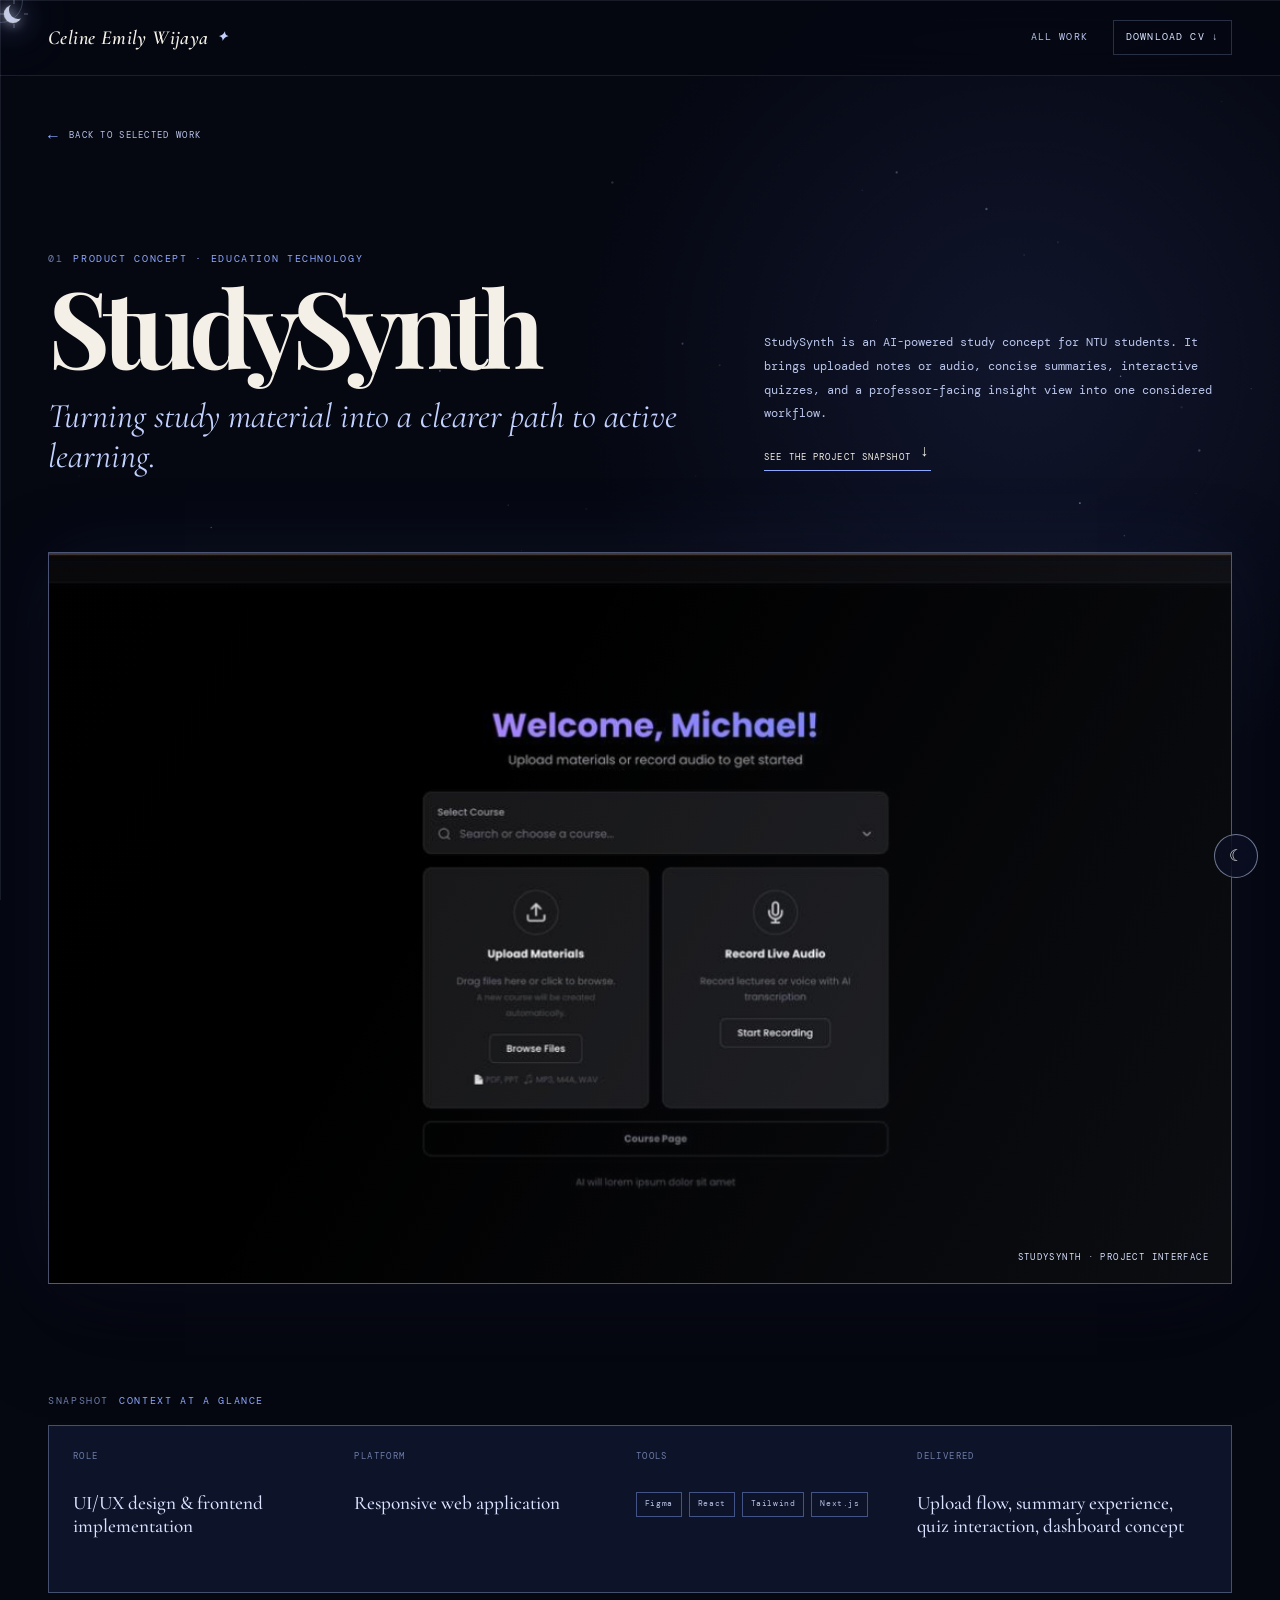
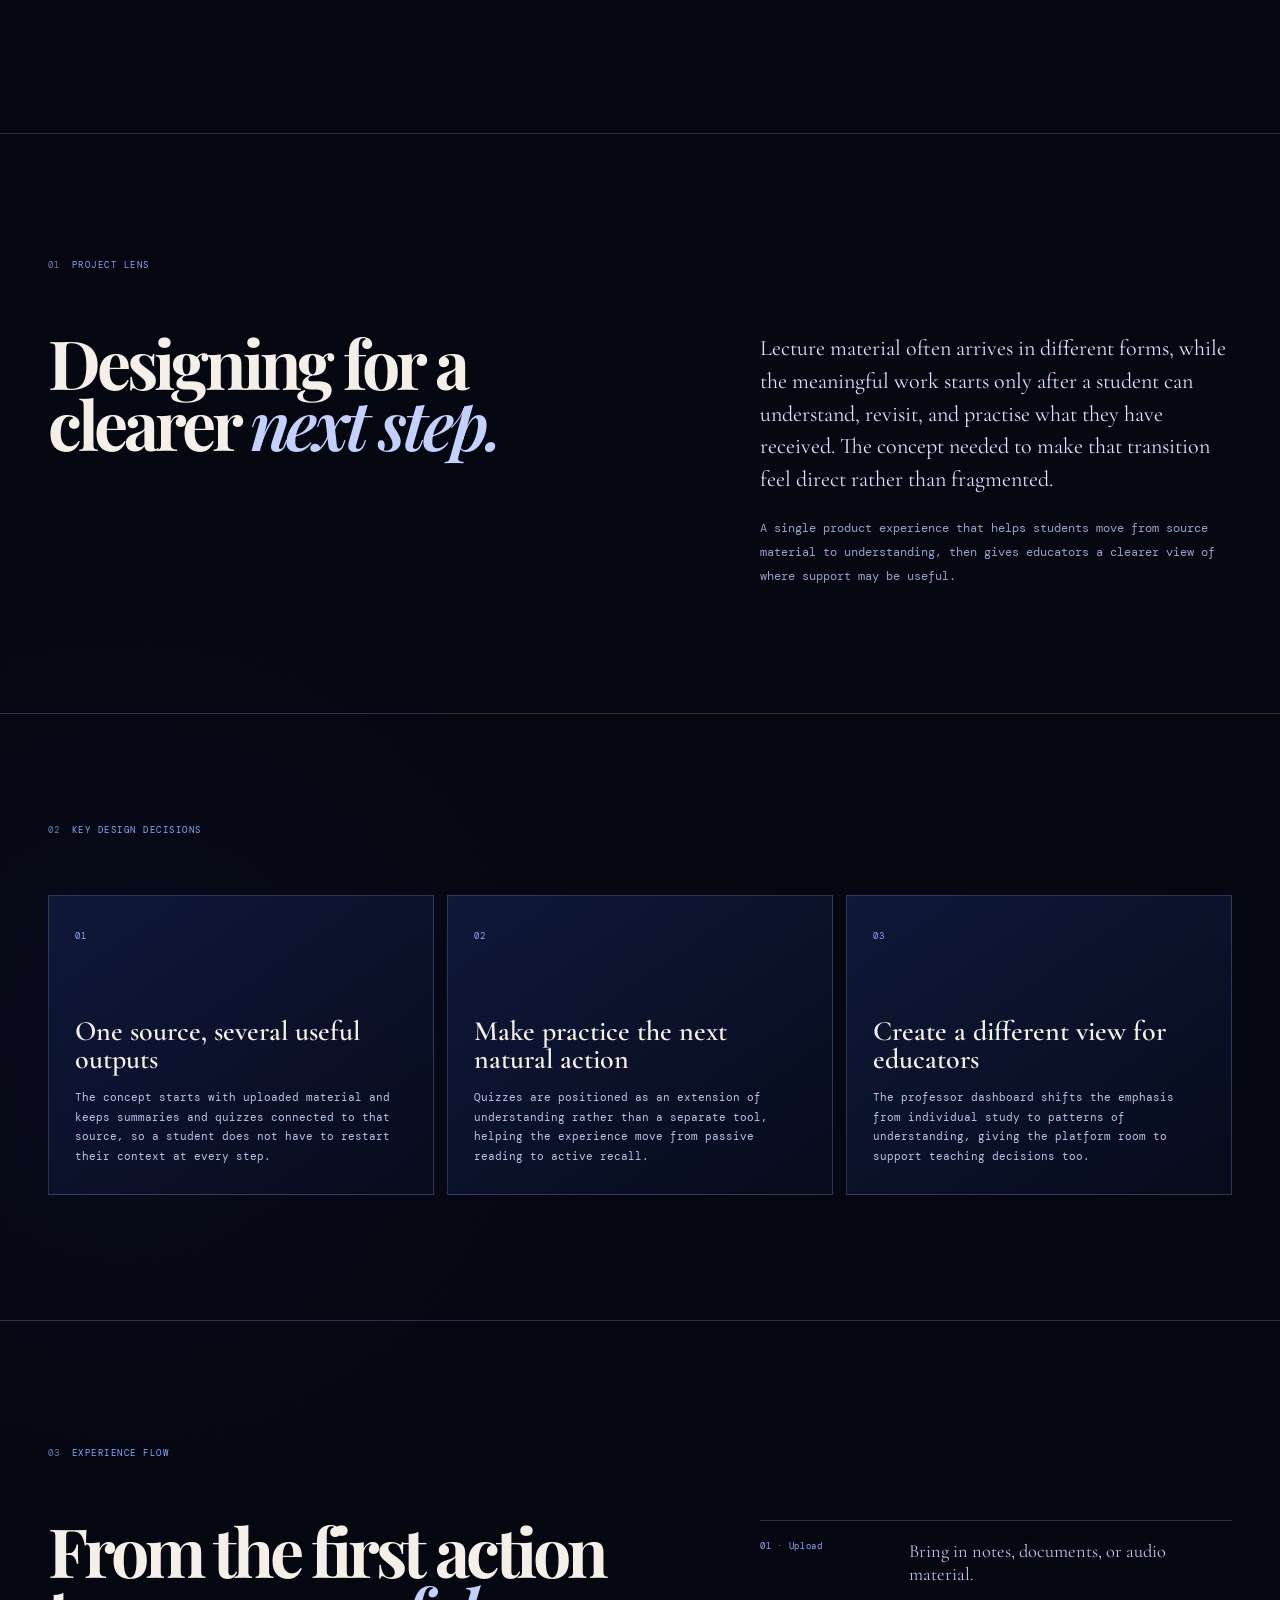
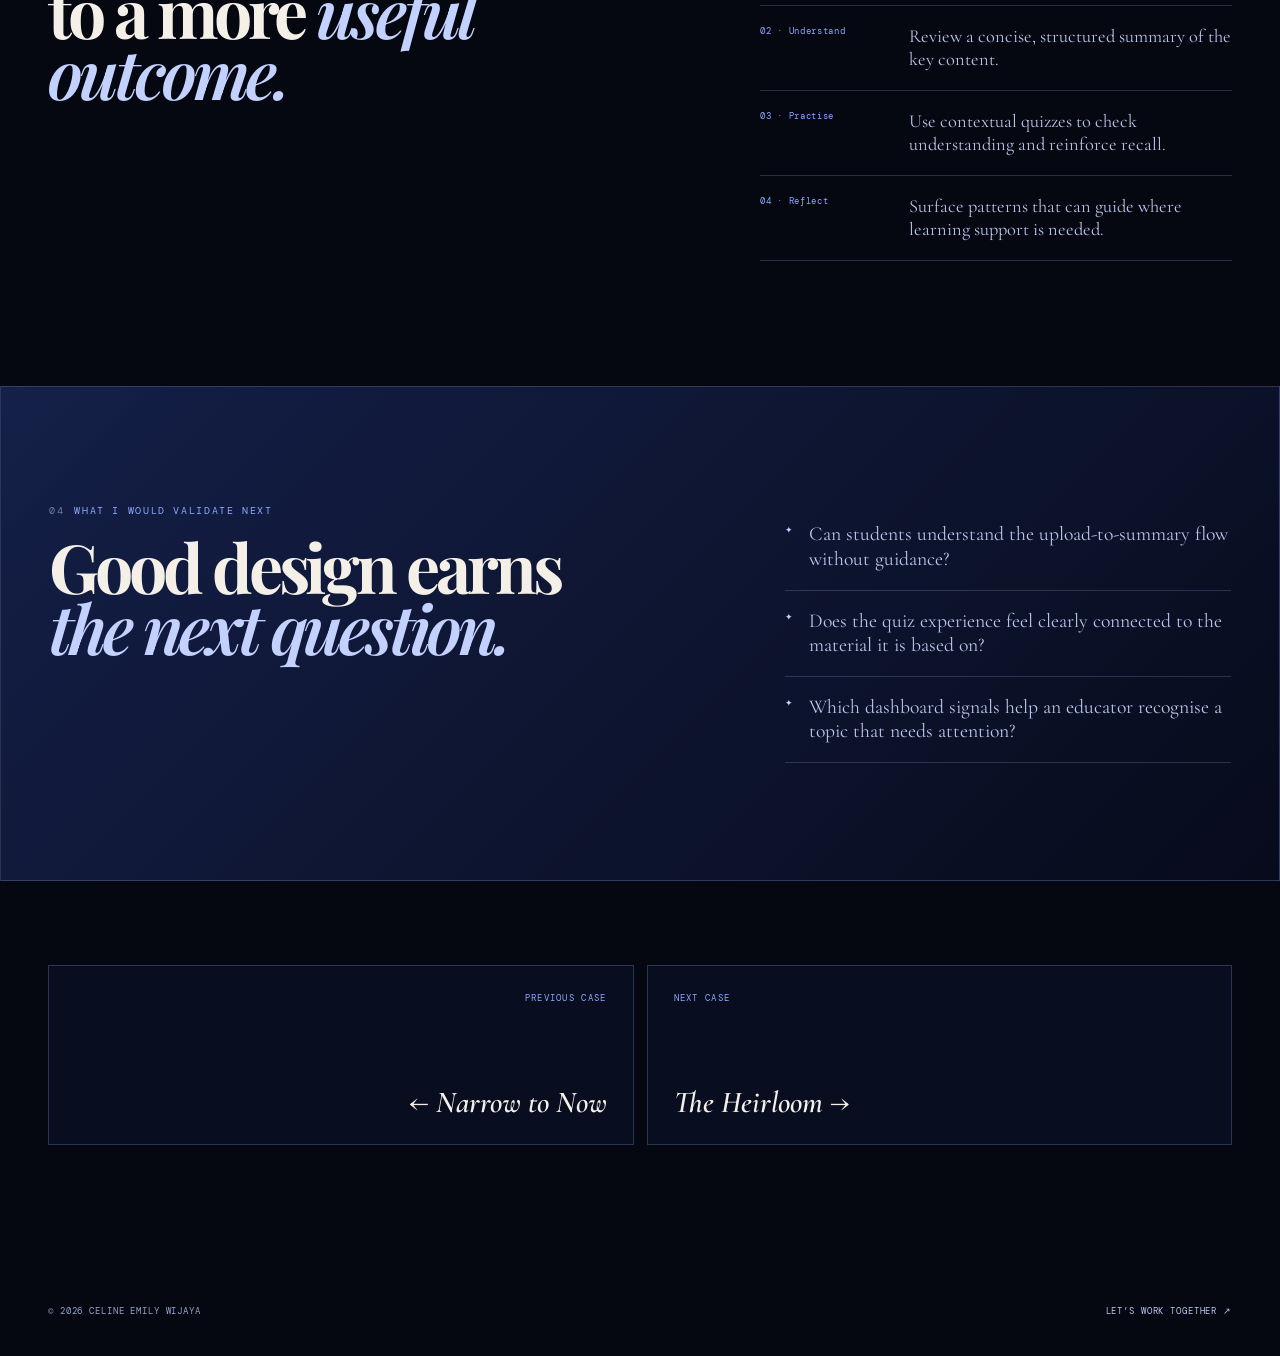
<file: project.html>
<!DOCTYPE html>
<html lang="en">
<head>
  <meta charset="UTF-8" />
  <meta name="viewport" content="width=device-width, initial-scale=1.0" />
  <meta name="description" content="UI/UX case study by Celine Emily." />
  <meta name="theme-color" content="#060713" />
  <title>Case Study — Celine Emily</title>
  <link rel="preconnect" href="https://fonts.googleapis.com" />
  <link rel="preconnect" href="https://fonts.gstatic.com" crossorigin />
  <link href="https://fonts.googleapis.com/css2?family=Cormorant+Garamond:ital,wght@0,400;0,500;0,600;1,400;1,500;1,600&family=DM+Mono:ital,wght@0,400;0,500;1,400&family=Playfair+Display:ital,wght@0,600;0,700;0,800;1,600;1,700&display=swap" rel="stylesheet" />
  <link rel="stylesheet" href="style.css" />
  <link rel="stylesheet" href="case-study.css" />
  <script>
    /* set theme before first paint to avoid a flash */
    (function () {
      var t;
      try { t = localStorage.getItem('theme-pref'); } catch (e) {}
      if (t !== 'day' && t !== 'night' && t !== 'sunset') {
        var h = new Date().getHours();
        t = (h >= 17 && h < 19) ? 'sunset' : (h >= 7 && h < 17) ? 'day' : 'night';
      }
      document.documentElement.setAttribute('data-theme', t);
    })();
  </script>
</head>
<body class="case-page">
  <a class="skip-link" href="#case-study">Skip to case study</a>
  <div class="cursor" id="cursor" aria-hidden="true"></div>
  <div class="cursor-ring" id="cursorRing" aria-hidden="true"></div>
  <div class="sky" id="sky" aria-hidden="true"><span class="cloud"></span><span class="cloud"></span><span class="cloud"></span><span class="cloud"></span><span class="cloud"></span><span class="cloud"></span></div>
  <script src="clouds.js"></script>
  <div class="nightfall" id="nightfall" aria-hidden="true"></div>
  <canvas id="case-stars" aria-hidden="true"></canvas>
  <button class="theme-toggle" id="themeToggle" type="button" aria-label="Switch to night theme" aria-pressed="false">☀</button>

  <header class="case-header">
    <a class="nav-brand" href="index.html" aria-label="Celine Emily Wijaya, back to portfolio"><span class="nav-brand-name">Celine Emily Wijaya</span><span aria-hidden="true">✦</span></a>
    <div class="case-header-actions">
      <a href="index.html#work">All work</a>
      <a class="case-request" href="Celine-Emily-Wijaya-CV.pdf" download>Download CV <span>↓</span></a>
    </div>
  </header>

  <main id="case-study" aria-live="polite">
    <div class="case-loading">Loading case study…</div>
  </main>

  <footer class="site-footer case-footer"><span>© <span id="year">2026</span> Celine Emily Wijaya</span><a href="index.html#contact">Let’s work together ↗</a></footer>
  <script src="cursor.js"></script>
  <script src="case-study.js"></script>
</body>
</html>
</file>
<file: narrow-to-now/styles.css>
/* ---------- Tokens (from celineemily.com) ---------- */
:root {
  --bg: #050711;
  --bg-2: #080b19;
  --surface: #0d1430;
  --surface-2: #121b42;
  --line: rgba(170, 192, 255, 0.22);
  --line-strong: rgba(142, 168, 255, 0.42);
  --line-bright: rgba(205, 217, 255, 0.62);
  --cream: #f4f0e8;
  --peri: #c3d1ff;
  --peri-2: #d9e2ff;
  --blue: #8ea8ff;
  --body: #b9c5ea;
  --muted: #94a4cd;
  --dim: #6d7da8;
  --warm: rgba(255, 224, 168, 0.75);

  --f-display: "Playfair Display", Georgia, serif;
  --f-serif: "Cormorant Garamond", Georgia, serif;
  --f-mono: "DM Mono", Consolas, monospace;

  --max: 1200px;
  --pad: clamp(20px, 5vw, 120px);
  --ease: cubic-bezier(.2, .7, .2, 1);
}

*, *::before, *::after { box-sizing: border-box; }
html { scroll-behavior: smooth; scroll-padding-top: 90px; overflow-x: clip; }
body {
  margin: 0;
  background: var(--bg);
  color: var(--body);
  font-family: var(--f-mono);
  font-size: 14px;
  line-height: 1.8;
  -webkit-font-smoothing: antialiased;
  overflow-x: hidden;
}
img { display: block; max-width: 100%; height: auto; }
a { color: inherit; }
::selection { background: rgba(195, 209, 255, .3); color: var(--cream); }
:focus-visible { outline: 1px solid var(--peri); outline-offset: 4px; }

.skip { position: absolute; left: -999px; top: 8px; z-index: 100; background: var(--cream); color: var(--bg); padding: 8px 14px; }
.skip:focus { left: 8px; }

/* ---------- Sky + cursor ---------- */
#sky { position: fixed; inset: 0; width: 100%; height: 100%; z-index: 0; pointer-events: none; }
main, .nav, .footer { position: relative; z-index: 1; }

.cursor, .cursor-ring { position: fixed; left: 0; top: 0; pointer-events: none; z-index: 1000; opacity: 0; transition: opacity .3s; }
.cursor { width: 22px; height: 22px; margin: -11px 0 0 -11px; }
.cursor__moon { width: 100%; height: 100%; fill: var(--cream); filter: drop-shadow(0 0 6px rgba(195, 209, 255, .8)); transition: transform .35s var(--ease); }
.cursor-ring { width: 40px; height: 40px; margin: -20px 0 0 -20px; border: 1px solid var(--line-strong); border-radius: 50%; transition: width .35s var(--ease), height .35s var(--ease), margin .35s var(--ease), border-color .35s, opacity .3s; }
body.has-cursor .cursor, body.has-cursor .cursor-ring { opacity: 1; }
body.has-cursor, body.has-cursor a, body.has-cursor button, body.has-cursor [data-zoom] { cursor: none; }
body.is-hover .cursor__moon { transform: rotate(-35deg) scale(1.35); }
body.is-hover .cursor-ring { width: 64px; height: 64px; margin: -32px 0 0 -32px; border-color: var(--peri); }
.trail { position: fixed; left: 0; top: 0; pointer-events: none; z-index: 999; color: var(--peri); font-size: 12px; line-height: 1; animation: trail 900ms ease-out forwards; text-shadow: 0 0 8px rgba(195, 209, 255, .9); }
@keyframes trail { from { opacity: 1; transform: translate(var(--x), var(--y)) scale(1) rotate(0); } to { opacity: 0; transform: translate(calc(var(--x) + var(--dx)), calc(var(--y) + var(--dy))) scale(.2) rotate(140deg); } }

.progress { position: fixed; top: 0; left: 0; right: 0; height: 2px; z-index: 60; }
.progress span { display: block; height: 100%; width: 100%; transform-origin: 0 50%; transform: scaleX(0); background: linear-gradient(90deg, var(--blue), var(--peri), var(--warm)); }

/* ---------- Type ---------- */
h1, h2, h3, h4 { margin: 0; color: var(--cream); font-weight: 700; }
h2 { font-family: var(--f-display); font-size: clamp(36px, 5.2vw, 64px); line-height: 1.04; letter-spacing: -0.045em; }
h2 em, h1 em, .footer__big em { font-style: italic; font-weight: 600; color: var(--peri); }
h3 { font-family: var(--f-serif); font-weight: 600; font-size: 26px; line-height: 1.15; margin-bottom: 10px; }
h4 { font-family: var(--f-serif); font-weight: 600; font-size: 21px; margin: 4px 0 10px; }
h4 span { color: var(--dim); font-weight: 500; font-size: 16px; }
p { margin: 0 0 12px; }
p:last-child { margin-bottom: 0; }
b { color: var(--cream); font-weight: 500; }

.eyebrow { font-family: var(--f-mono); font-size: 11px; letter-spacing: .16em; text-transform: uppercase; color: var(--muted); margin: 0 0 18px; display: flex; align-items: center; gap: 14px; }
.eyebrow .num { color: var(--blue); }
.eyebrow--line::before { content: ""; width: 32px; height: 1px; background: var(--blue); }
.eyebrow--sub { margin-top: 32px; color: var(--blue); }
.card__k { font-size: 10.5px; letter-spacing: .16em; text-transform: uppercase; color: var(--blue); margin-bottom: 12px; }
.note { font-size: 12px; color: var(--dim); line-height: 1.7; margin-top: 16px; }
.lead { font-family: var(--f-serif); font-style: italic; font-size: clamp(22px, 2.4vw, 28px); line-height: 1.35; color: var(--peri-2); margin-bottom: 20px; }
.spark { color: var(--peri); display: inline-block; animation: twinkle 3s ease-in-out infinite; }
@keyframes twinkle { 50% { opacity: .35; transform: scale(.8) rotate(20deg); } }

/* ---------- Buttons ---------- */
.btn { display: inline-flex; align-items: center; gap: 14px; padding: 13px 18px; font-family: var(--f-mono); font-size: 11px; letter-spacing: .14em; text-transform: uppercase; text-decoration: none; border: 1px solid var(--line-bright); transition: background .3s, color .3s, transform .3s var(--ease); }
.btn--solid { background: var(--cream); color: var(--bg); border-color: var(--cream); }
.btn--solid:hover { background: var(--peri); border-color: var(--peri); }
.btn--ghost { color: var(--cream); }
.btn--ghost:hover { background: rgba(195, 209, 255, .1); }
.btn:hover span { transform: translateY(2px); }
.btn span { transition: transform .3s var(--ease); }

/* ---------- Nav ---------- */
.nav { position: fixed; top: 0; left: 0; right: 0; z-index: 50; display: flex; align-items: center; justify-content: space-between; gap: 24px; padding: 18px var(--pad); transition: background .4s, border-color .4s, padding .4s; border-bottom: 1px solid transparent; }
.nav.is-scrolled { background: rgba(5, 7, 17, .82); backdrop-filter: blur(14px); -webkit-backdrop-filter: blur(14px); border-color: var(--line); padding-top: 12px; padding-bottom: 12px; }
.nav__brand { display: inline-flex; align-items: center; gap: 10px; font-family: var(--f-serif); font-style: italic; font-weight: 600; font-size: 22px; color: var(--cream); text-decoration: none; white-space: nowrap; }
.nav__moon { width: 18px; height: 18px; fill: var(--peri); transition: transform .6s var(--ease); }
.nav__brand:hover .nav__moon { transform: rotate(-30deg); }
.nav__links { display: flex; gap: clamp(16px, 2.4vw, 36px); }
.nav__links a { font-size: 11px; letter-spacing: .14em; text-transform: uppercase; color: var(--body); text-decoration: none; padding: 6px 0; position: relative; }
.nav__links a::after { content: ""; position: absolute; left: 0; right: 0; bottom: 0; height: 1px; background: var(--peri); transform: scaleX(0); transition: transform .35s var(--ease); }
.nav__links a:hover::after, .nav__links a.is-active::after { transform: scaleX(1); }
.nav__links a.is-active { color: var(--cream); }
.nav__back { padding: 10px 14px; }

/* ---------- Hero (matches the Figma case study) ---------- */
.hero { position: relative; max-width: calc(var(--max) + 2 * var(--pad)); margin: 0 auto; padding: 56px var(--pad) 64px; display: grid; grid-template-columns: minmax(0, 1fr) 380px; column-gap: 24px; align-items: center; }
.hero__bar { grid-column: 1 / -1; display: flex; justify-content: space-between; align-items: center; gap: 20px; padding-bottom: 20px; border-bottom: 1px solid var(--line); margin-bottom: 40px; position: relative; z-index: 2; }
.hero__brand { font-family: var(--f-serif); font-style: italic; font-weight: 600; font-size: 24px; color: var(--cream); text-decoration: none; }
.hero__label { font-size: 11px; letter-spacing: .16em; text-transform: uppercase; color: var(--muted); white-space: nowrap; }
.hero__copy { position: relative; z-index: 2; }
.hero__copy .eyebrow { margin-bottom: 26px; }
.hero__title { font-family: var(--f-display); font-size: clamp(60px, 8.6vw, 124px); line-height: 1; letter-spacing: -0.05em; margin-bottom: 30px; white-space: nowrap; }
.hero__title em { display: inline; }
.hero__lede { font-family: var(--f-serif); font-style: italic; font-size: clamp(22px, 2.1vw, 28px); line-height: 1.32; color: var(--peri-2); max-width: 660px; margin: 0; }
.meta { grid-column: 1 / -1; display: grid; grid-template-columns: repeat(4, minmax(0, 1fr)); gap: 24px; margin: 48px 0 0; }
.meta div { border-top: 1px solid var(--line); padding-top: 12px; }
.meta dt { font-size: 10px; letter-spacing: .16em; text-transform: uppercase; color: var(--muted); margin-bottom: 8px; }
.meta dd { margin: 0; font-family: var(--f-serif); font-weight: 500; font-size: 20px; line-height: 1.25; color: var(--cream); }

.hero__sky { position: relative; height: 340px; margin-top: -40px; }
.planet { position: absolute; inset: 0; display: grid; place-items: center; animation: float 9s ease-in-out infinite; }
@keyframes float { 50% { transform: translateY(-10px); } }
.planet__glow { position: absolute; width: 520px; height: 520px; border-radius: 50%; background: radial-gradient(circle, rgba(142, 168, 255, .26), rgba(142, 168, 255, 0) 65%); pointer-events: none; }
.planet__ball { position: relative; width: 300px; aspect-ratio: 1; border-radius: 50%; background: radial-gradient(circle at 40% 42%, #4a5a8f 0%, #2a3a6e 30%, #1d2a55 58%, #0d1430 100%); border: 1px solid rgba(195, 209, 255, .35); box-shadow: 0 0 90px rgba(142, 168, 255, .2), inset -24px -30px 60px rgba(3, 5, 15, .55); overflow: hidden; }
.crater { position: absolute; border-radius: 50%; background: rgba(13, 20, 48, .5); border: 1px solid rgba(195, 209, 255, .12); }
.c1 { width: 15%; height: 15%; left: 66%; top: 18%; }
.planet__orbit { position: absolute; width: 420px; height: 140px; border: 1px solid rgba(170, 192, 255, .3); border-radius: 50%; transform: rotate(-14deg); }
.planet__orbit--front { clip-path: inset(50% 0 0 0); border-color: rgba(195, 209, 255, .45); }

/* fixed nav only appears once you scroll past the hero bar */
.nav { opacity: 0; transform: translateY(-100%); pointer-events: none; transition: opacity .4s, transform .5s var(--ease), background .4s, border-color .4s; }
.nav.is-scrolled { opacity: 1; transform: none; pointer-events: auto; }

/* ---------- Showcase ---------- */
.showcase { max-width: calc(var(--max) + 2 * var(--pad)); margin: 0 auto 40px; padding: 0 var(--pad); perspective: 1600px; }
.showcase__frame { border: 1px solid var(--line-strong); padding: 10px; background: linear-gradient(160deg, var(--surface-2), var(--surface)); box-shadow: 0 40px 120px rgba(0, 0, 0, .55), 0 0 80px rgba(142, 168, 255, .12); transform: rotateX(var(--rx, 12deg)) rotateY(var(--ry, 0deg)); transform-origin: 50% 0; transition: transform .2s linear; }
.showcase figcaption { margin-top: 44px; font-size: 12px; color: var(--muted); display: flex; gap: 12px; align-items: baseline; flex-wrap: wrap; }
.figure figcaption { margin-top: 16px; font-size: 12px; color: var(--muted); display: flex; gap: 12px; align-items: baseline; flex-wrap: wrap; }

/* ---------- Sections ---------- */
.section { max-width: calc(var(--max) + 2 * var(--pad)); margin: 0 auto; padding: clamp(80px, 11vw, 140px) var(--pad) 0; }
.section__head { margin-bottom: 48px; }
.section__intro { max-width: 760px; margin-top: 24px; font-size: 14px; }

.grid { display: grid; gap: 20px; margin-top: 20px; }
.grid--2 { grid-template-columns: repeat(2, minmax(0, 1fr)); }
.grid--3 { grid-template-columns: repeat(3, minmax(0, 1fr)); }
.grid--4 { grid-template-columns: repeat(4, minmax(0, 1fr)); }
.split { display: grid; grid-template-columns: 1fr 1fr; gap: 48px; margin-top: 20px; }
.split--wide { grid-template-columns: 1.4fr 1fr; gap: 20px; }

.card { position: relative; padding: 30px; background: linear-gradient(170deg, rgba(18, 27, 66, .75), rgba(13, 20, 48, .75)); border: 1px solid var(--line); transition: border-color .4s, transform .5s var(--ease), background .4s; }
.card:hover { border-color: var(--line-strong); transform: translateY(-3px); }
.card--hi { border-color: var(--line-bright); background: linear-gradient(170deg, rgba(34, 47, 104, .7), rgba(18, 27, 66, .75)); }
.card--hi::before { content: "✦"; position: absolute; top: 18px; right: 22px; color: var(--peri); font-size: 13px; animation: twinkle 3s ease-in-out infinite; }
.card--sm { padding: 24px; }
.list { margin: 0; padding: 0; list-style: none; }
.list li { position: relative; padding-left: 22px; margin-bottom: 12px; }
.list li::before { content: "✧"; position: absolute; left: 0; color: var(--blue); }

.timeline { list-style: none; margin: 16px 0 0; padding: 0; }
.timeline li { display: grid; grid-template-columns: 44px 1fr; gap: 12px; padding: 14px 0; border-top: 1px solid var(--line); }
.timeline b { font-family: var(--f-display); font-style: italic; font-size: 20px; color: var(--peri); line-height: 1.3; }
.timeline--team b { color: var(--dim); }

.callout { margin-top: 20px; padding: 30px 34px; border: 1px solid var(--line-strong); border-left: 2px solid var(--peri); background: rgba(13, 20, 48, .6); }
.callout__text { font-family: var(--f-serif); font-style: italic; font-size: clamp(20px, 2vw, 24px); line-height: 1.4; color: var(--peri-2); }

/* bars */
.chart .eyebrow, .scores .eyebrow { margin-bottom: 22px; }
.bar-row { display: grid; grid-template-columns: 150px 1fr 74px; gap: 16px; align-items: center; margin-bottom: 14px; font-size: 12px; }
.bar-row b { font-family: var(--f-serif); font-size: 19px; text-align: right; }
.track { height: 8px; background: rgba(170, 192, 255, .1); overflow: hidden; }
.track i { display: block; height: 100%; width: calc(var(--v) * 100%); background: var(--blue); transform-origin: 0 50%; transform: scaleX(0); transition: transform 1.4s var(--ease); }
[data-bars].is-in .track i { transform: scaleX(1); }
.bar-row--hi .track i { background: linear-gradient(90deg, var(--blue), var(--peri)); box-shadow: 0 0 14px rgba(195, 209, 255, .5); }
.bar-row--hi b { color: var(--peri); }
.bar-row--old .track i { background: var(--dim); }
.scores .bar-row { grid-template-columns: 130px 1fr 44px; }
.scores h4:not(:first-child) { margin-top: 18px; }

/* quotes */
.quote { margin: 0; display: flex; flex-direction: column; }
.quote__mark { font-family: var(--f-display); font-style: italic; font-size: 64px; line-height: .6; color: var(--peri); height: 30px; }
.quote p { font-family: var(--f-serif); font-style: italic; font-size: 22px; line-height: 1.35; color: var(--peri-2); margin: 10px 0 18px; }
.quote--big p { font-size: clamp(24px, 2.4vw, 30px); }
.quote cite { margin-top: auto; font-style: normal; font-size: 11px; letter-spacing: .08em; color: var(--dim); }

/* journey */
.journey { margin-bottom: 4px; }
.journey__steps { list-style: none; margin: 0; padding: 0; display: grid; grid-template-columns: repeat(5, 1fr); gap: 0; counter-reset: s; }
.journey__steps li { position: relative; padding: 20px 20px 20px 0; margin-right: 20px; border-top: 1px solid var(--line-strong); display: flex; flex-direction: column; gap: 6px; font-size: 12.5px; line-height: 1.65; }
.journey__steps li::before { content: ""; position: absolute; top: -4px; left: 0; width: 7px; height: 7px; background: var(--bg); border: 1px solid var(--blue); transform: rotate(45deg); }
.journey__steps li .card__k { margin: 0; }
.journey__steps b { font-family: var(--f-serif); font-size: 22px; font-weight: 600; }
.journey__steps .is-pain { border-top-color: var(--peri); }
.journey__steps .is-pain::before { background: var(--peri); border-color: var(--peri); box-shadow: 0 0 14px var(--peri); }
.journey__steps .is-pain b { color: var(--peri); }
.journey__steps em { font-style: normal; font-size: 10.5px; letter-spacing: .12em; text-transform: uppercase; color: var(--warm); margin-top: 4px; }

.dots { display: flex; gap: 8px; margin-top: 16px; }
.dots i { width: 14px; height: 14px; border-radius: 50%; border: 1px solid var(--line-strong); }
.dots .a { background: var(--peri); border-color: var(--peri); }
.dots .e { background: var(--dim); }

/* decision */
.decision dl { margin: 6px 0 0; }
.decision dt { font-size: 10.5px; letter-spacing: .16em; text-transform: uppercase; color: var(--dim); margin-top: 14px; }
.decision dd { margin: 4px 0 0; }

/* figures */
.figure { margin: 20px 0 0; }
.figure__frame, .change__img { border: 1px solid var(--line-strong); background: var(--surface); padding: 6px; overflow: hidden; }
.figure__frame img, .change__img img { transition: transform .8s var(--ease); }
.figure__frame:hover img, .change__img:hover img { transform: scale(1.025); }
.figure__frame--mine { border-color: var(--peri); box-shadow: 0 0 40px rgba(195, 209, 255, .15); }
.change__img { margin: -6px -6px 22px; }
.tag { font-size: 10px; letter-spacing: .14em; text-transform: uppercase; padding: 4px 8px; border: 1px solid var(--line-strong); color: var(--muted); white-space: nowrap; }
.tag--mine { border-color: var(--peri); color: var(--bg); background: var(--peri); }
.gallery { display: grid; grid-template-columns: 1fr 1fr; gap: 20px 24px; margin: 20px 0 20px; }

/* flow + map */
.flow { list-style: none; margin: 0 0 20px; padding: 0; display: flex; flex-wrap: wrap; gap: 12px 40px; align-items: center; }
.flow li { position: relative; white-space: nowrap; padding: 10px 16px; border: 1px solid var(--line-strong); border-radius: 999px; font-size: 11px; letter-spacing: .12em; text-transform: uppercase; color: var(--body); }
.flow li:not(:last-child)::after { content: "→"; position: absolute; right: -28px; top: 50%; transform: translateY(-50%); color: var(--dim); }
.flow li.is-mine { background: var(--cream); color: var(--bg); border-color: var(--cream); }
.map__head { display: flex; justify-content: space-between; gap: 20px; flex-wrap: wrap; }
.map__legend { font-size: 11px; color: var(--peri); display: flex; align-items: center; gap: 8px; margin: 0 0 18px; }
.map__legend i { width: 14px; height: 14px; border: 1px solid var(--peri); }
.map__body { display: grid; grid-template-columns: 210px auto 230px auto 1fr; align-items: center; gap: 16px; }
.map__arrow { color: var(--dim); font-size: 18px; }
.map__out { list-style: none; margin: 0; padding: 0; display: grid; gap: 10px; }
.node { border: 1px solid var(--line); background: rgba(5, 7, 17, .55); padding: 16px; display: flex; flex-direction: column; gap: 4px; font-size: 12px; line-height: 1.6; }
.node .card__k { margin: 0; color: var(--dim); }
.node b { font-family: var(--f-serif); font-size: 20px; font-weight: 600; }
.node--mine { border-color: var(--peri); background: rgba(18, 27, 66, .8); }
.node--mine .card__k { color: var(--peri); }
.node--row { display: grid; grid-template-columns: 90px 150px 1fr; align-items: center; gap: 12px; padding: 12px 16px; transition: transform .35s var(--ease), background .35s; }
.node--row:hover { transform: translateX(6px); background: rgba(34, 47, 104, .7); }
.node--row b { font-size: 18px; }

.stats { list-style: none; margin: 14px 0 0; padding: 0; display: grid; gap: 10px; }
.stats li { display: flex; justify-content: space-between; align-items: center; gap: 16px; padding: 14px 20px; border: 1px solid var(--line); font-size: 12.5px; }
.stats b { font-family: var(--f-serif); font-size: 22px; color: var(--peri); }

/* A3 screens */
.section--tight { padding-top: 64px; }
.subhead { font-family: var(--f-display); font-size: clamp(28px, 3.4vw, 40px); letter-spacing: -0.03em; line-height: 1.1; margin: 0; }
.a3-grid { display: grid; grid-template-columns: repeat(3, minmax(0, 1fr)); gap: 24px; }
.a3-grid .figure { margin: 0; }
.figure--lead { grid-column: 1 / -1; }
.figure--lead .figure__frame { width: 100%; }

/* thanks */
.thanks__grid { display: grid; grid-template-columns: 1.1fr 1fr; gap: 24px; align-items: start; }
.thanks__photo { margin: 0; }
.thanks__frame { border: 1px solid var(--line-strong); padding: 10px; background: linear-gradient(160deg, var(--surface-2), var(--surface)); transform: rotate(-1.2deg); transition: transform .6s var(--ease); box-shadow: 0 30px 80px rgba(0, 0, 0, .5); }
.thanks__frame:hover { transform: rotate(0deg) scale(1.01); }
.thanks__photo figcaption { margin-top: 18px; font-family: var(--f-serif); font-style: italic; font-size: 18px; color: var(--muted); }
.thanks__notes { display: grid; gap: 20px; }
.thanks__notes p:not(.card__k) { font-size: 14px; }
.thanks__sign { font-family: var(--f-display); font-style: italic; font-size: 22px !important; color: var(--peri); margin-top: 14px; }

/* footer */
.footer { max-width: calc(var(--max) + 2 * var(--pad)); margin: 0 auto; padding: 160px var(--pad) 60px; text-align: center; }
.footer__big { font-family: var(--f-display); font-weight: 700; font-size: clamp(48px, 8vw, 110px); letter-spacing: -0.05em; line-height: 1; color: var(--cream); margin-bottom: 36px; }
.footer__row { display: flex; justify-content: center; flex-wrap: wrap; gap: 12px; margin-bottom: 80px; }
.footer__small { font-size: 11px; letter-spacing: .1em; color: var(--dim); border-top: 1px solid var(--line); padding-top: 24px; }

/* lightbox */
.lightbox { position: fixed; inset: 0; z-index: 900; display: grid; place-items: center; padding: 5vw; background: rgba(3, 5, 15, .88); backdrop-filter: blur(8px); }
.lightbox[hidden] { display: none; }
.lightbox img { max-height: 88vh; width: auto; border: 1px solid var(--line-strong); animation: pop .4s var(--ease); }
.lightbox__close { position: absolute; top: 20px; right: 24px; background: none; border: 1px solid var(--line-bright); color: var(--cream); width: 44px; height: 44px; font-size: 16px; }
@keyframes pop { from { opacity: 0; transform: scale(.96); } }
[data-zoom] { cursor: zoom-in; }

/* reveal */
.reveal { opacity: 0; transform: translateY(28px); transition: opacity 1s var(--ease), transform 1s var(--ease); }
.reveal.is-in { opacity: 1; transform: none; }
.no-js .reveal { opacity: 1; transform: none; }

/* ---------- Responsive ---------- */
@media (max-width: 1080px) {
  .nav__links { display: none; }
  .hero { grid-template-columns: 1fr; }
  .hero__sky { order: 2; height: 280px; margin-top: 10px; }
  .planet__ball { width: 220px; } .planet__orbit { width: 320px; height: 104px; } .planet__glow { width: 380px; height: 380px; }
  .hero__title { white-space: normal; }
  .grid--4 { grid-template-columns: repeat(2, minmax(0, 1fr)); }
  .map__body { grid-template-columns: 1fr; }
  .map__arrow { transform: rotate(90deg); justify-self: center; }
  .journey__steps { grid-template-columns: 1fr 1fr; row-gap: 10px; }
  .a3-grid { grid-template-columns: 1fr 1fr; }
  .thanks__grid { grid-template-columns: 1fr; }
}
@media (max-width: 760px) {
  body { font-size: 13.5px; }
  .grid--2, .grid--3, .grid--4, .split, .split--wide, .gallery, .a3-grid, .thanks__grid { grid-template-columns: 1fr; }
  .meta { grid-template-columns: 1fr 1fr; }
  .nav__back { display: none; }
  .bar-row, .scores .bar-row { grid-template-columns: 1fr 64px; }
  .bar-row .track { grid-column: 1 / -1; grid-row: 2; }
  .node--row { grid-template-columns: 1fr; gap: 2px; }
  .journey__steps { grid-template-columns: 1fr; }
  .showcase__frame { transform: none !important; }
  .hero__label { display: none; }
}
@media (prefers-reduced-motion: reduce) {
  *, *::before, *::after { animation: none !important; transition: none !important; }
  .reveal { opacity: 1; transform: none; }
  .track i { transform: none; }
  .showcase__frame { transform: none; }
}
</file>
<file: style.css>
:root {
  --night: #050711;
  --deep: #090d20;
  --panel: #0d1430;
  --panel-soft: #111a3d;
  --panel-bright: #182653;
  --line: rgba(170, 192, 255, 0.22);
  --line-bright: rgba(205, 217, 255, 0.52);
  --ink: #f4f0e8;
  --ice: #d9e2ff;
  --soft: #b9c5ea;
  --muted: #94a4cd;
  --dim: #6d7da8;
  --accent: #8ea8ff;
  --accent-bright: #c3d1ff;
  --green: #4ee29b;
  --serif: 'Playfair Display', Georgia, serif;
  --display: 'Cormorant Garamond', Georgia, serif;
  --mono: 'DM Mono', Consolas, monospace;
  --ease: cubic-bezier(.22, .75, .25, 1);
  --dusk: 0;
}

* { box-sizing: border-box; }
html { scroll-behavior: smooth; background: var(--night); overflow-x: hidden; }
body {
  min-width: 320px;
  margin: 0;
  overflow-x: hidden;
  background:
    radial-gradient(circle at 78% 10%, rgba(73, 96, 177, .13), transparent 26rem),
    radial-gradient(circle at 15% 70%, rgba(66, 74, 153, .08), transparent 28rem),
    var(--night);
  color: var(--ink);
  font-family: var(--mono);
  line-height: 1.5;
  transition: background-color .5s ease, color .5s ease;
}
body.menu-open { overflow: hidden; }
button, a { -webkit-tap-highlight-color: transparent; }
button { font: inherit; }
a { color: inherit; }
img { display: block; max-width: 100%; }
ul, ol, dl { margin: 0; padding: 0; }

.skip-link {
  position: fixed;
  z-index: 100;
  top: 12px;
  left: 12px;
  transform: translateY(-180%);
  padding: 12px 16px;
  background: var(--ink);
  color: var(--night);
  font-size: .72rem;
  text-decoration: none;
  transition: transform .2s ease;
}
.skip-link:focus { transform: translateY(0); }

#stars-canvas {
  position: fixed;
  top: 0;
  left: 0;
  width: 100%;
  height: 100%;
  z-index: 0;
  pointer-events: none;
  transition: opacity .6s ease;
}

.star-field-overlay {
  position: fixed;
  inset: 0;
  pointer-events: none;
  z-index: 0;
  transition: opacity .6s ease;
}

.floating-star {
  position: absolute;
  color: rgba(200, 212, 240, .4);
  font-size: .5rem;
  animation: twinkle var(--duration, 4s) ease-in-out infinite;
  animation-delay: var(--delay, 0s);
}

@keyframes twinkle {
  0%, 100% { opacity: .2; transform: scale(1); }
  50% { opacity: .8; transform: scale(1.3); }
}

/* ─── Sky layers: clouds (day), nightfall veil (sunset scroll) ─ */
.sky {
  position: fixed;
  z-index: 0;
  inset: 0;
  overflow: hidden;
  pointer-events: none;
  opacity: 0;
  transition: opacity .6s ease;
}
.nightfall {
  position: fixed;
  z-index: 0;
  inset: 0;
  pointer-events: none;
  opacity: 0;
  background:
    radial-gradient(circle at 78% 10%, rgba(73, 96, 177, .13), transparent 26rem),
    radial-gradient(circle at 15% 70%, rgba(66, 74, 153, .08), transparent 28rem),
    #050711;
  transition: opacity .5s ease;
}
.cloud {
  position: absolute;
  width: 200px;
  height: 52px;
  background: linear-gradient(180deg, #ffffff, #e9f1f8);
  border-radius: 100px;
  opacity: .9;
  box-shadow: 0 0 40px rgba(255, 255, 255, .25);
  will-change: transform;
  animation: cloud-drift linear infinite;
}
.cloud::before, .cloud::after {
  position: absolute;
  background: #f4f8fc;
  border-radius: 50%;
  content: '';
}
.cloud::before { top: -46%; left: 16%; width: 46%; height: 168%; }
.cloud::after { top: -30%; right: 18%; width: 34%; height: 132%; }
.cloud:nth-child(1) { top: 12%; width: 190px; height: 50px; opacity: .9; animation-duration: 66s; animation-delay: -6s; }
.cloud:nth-child(2) { top: 24%; width: 120px; height: 34px; opacity: .68; animation-duration: 96s; animation-delay: -44s; }
.cloud:nth-child(3) { top: 40%; width: 260px; height: 66px; opacity: .82; animation-duration: 78s; animation-delay: -18s; }
.cloud:nth-child(4) { top: 58%; width: 150px; height: 40px; opacity: .6; animation-duration: 112s; animation-delay: -70s; }
.cloud:nth-child(5) { top: 74%; width: 210px; height: 54px; opacity: .75; animation-duration: 88s; animation-delay: -52s; }
.cloud:nth-child(6) { top: 6%; width: 100px; height: 30px; opacity: .5; animation-duration: 130s; animation-delay: -100s; }
@keyframes cloud-drift {
  from { transform: translateX(calc(-100% - 4vw)); }
  to { transform: translateX(104vw); }
}

body.has-custom-cursor, body.has-custom-cursor * { cursor: none !important; }

.cursor {
  position: fixed;
  z-index: 9999;
  top: 0;
  left: 0;
  width: 28px;
  height: 28px;
  pointer-events: none;
  opacity: 0;
  filter:
    drop-shadow(0 0 6px rgba(200, 212, 240, .9))
    drop-shadow(0 0 14px rgba(160, 185, 255, .7))
    drop-shadow(0 0 28px rgba(120, 150, 255, .45));
  transition: opacity .35s ease, filter .2s ease;
}
.cursor.is-hovering {
  filter:
    drop-shadow(0 0 8px rgba(244, 240, 232, 1))
    drop-shadow(0 0 20px rgba(200, 212, 240, .9))
    drop-shadow(0 0 40px rgba(160, 185, 255, .6));
}
.cursor-ring {
  position: fixed;
  z-index: 9996;
  top: 0;
  left: 0;
  width: 44px;
  height: 44px;
  border: 1px solid rgba(200, 212, 240, .22);
  border-radius: 50%;
  pointer-events: none;
  opacity: 0;
  transition: opacity .35s ease, border-color .2s ease, scale .2s ease;
}
.cursor-cross-h, .cursor-cross-v {
  position: fixed;
  z-index: 9997;
  top: 0;
  left: 0;
  pointer-events: none;
  opacity: 0;
  background: rgba(200, 212, 240, .1);
  transition: opacity .35s ease;
}
.cursor-cross-h { width: 100vw; height: 1px; }
.cursor-cross-v { width: 1px; height: 100vh; }

.site-header { position: fixed; z-index: 20; inset: 0 0 auto; }
.site-nav {
  display: flex;
  align-items: center;
  justify-content: space-between;
  min-height: 76px;
  padding: 0 48px;
  border-bottom: 1px solid transparent;
  background: linear-gradient(to bottom, rgba(5, 7, 17, .9), rgba(5, 7, 17, .42));
  backdrop-filter: blur(18px);
  -webkit-backdrop-filter: blur(18px);
  transition: min-height .3s var(--ease), background .3s var(--ease), border-color .3s var(--ease);
}
.site-header.is-scrolled .site-nav {
  min-height: 64px;
  border-color: rgba(170, 192, 255, .13);
  background: rgba(5, 7, 17, .84);
}
.nav-brand, .nav-desktop-links, .nav-desktop-actions { position: relative; z-index: 1; }
.nav-brand {
  display: inline-flex;
  align-items: center;
  gap: 8px;
  color: var(--ink);
  font-family: var(--display);
  font-size: 1.25rem;
  font-weight: 600;
  font-style: italic;
  letter-spacing: .02em;
  text-decoration: none;
}
.nav-brand > span:last-child { color: var(--accent-bright); font-size: .8rem; }
.nav-desktop-links { display: flex; align-items: center; gap: clamp(18px, 3.1vw, 46px); margin-left: 8vw; }
.nav-desktop-links a, .nav-cta, .availability {
  color: var(--soft);
  font-size: .63rem;
  letter-spacing: .13em;
  text-decoration: none;
  text-transform: uppercase;
}
.nav-desktop-links a { position: relative; padding: 8px 0; }
.nav-desktop-links a::after {
  position: absolute;
  right: 0;
  bottom: 1px;
  left: 0;
  height: 1px;
  background: var(--ink);
  content: '';
  transform: scaleX(0);
  transform-origin: right;
  transition: transform .3s var(--ease);
}
.nav-desktop-links a:hover, .nav-desktop-links a:focus-visible { color: var(--ink); }
.nav-desktop-links a:hover::after, .nav-desktop-links a:focus-visible::after, .nav-desktop-links a[aria-current='page']::after { transform: scaleX(1); transform-origin: left; }
.nav-desktop-actions { display: flex; align-items: center; justify-content: flex-end; gap: 22px; }
.availability { display: inline-flex; align-items: center; gap: 8px; color: var(--muted); font-size: .55rem; letter-spacing: .1em; white-space: nowrap; }
.availability-dot { width: 6px; height: 6px; border-radius: 50%; background: var(--green); box-shadow: 0 0 0 4px rgba(78, 226, 155, .09); }
.nav-cta { padding: 9px 12px; border: 1px solid var(--line); color: var(--ice); transition: border-color .25s ease, background .25s ease, color .25s ease; }
.nav-cta:hover { border-color: var(--ink); background: var(--ink); color: var(--night); }
.nav-toggle { display: none; border: 0; background: transparent; color: var(--ink); cursor: pointer; }
.nav-toggle span { display: block; width: 26px; height: 1px; background: currentColor; transition: transform .25s var(--ease); }
.nav-toggle span + span { margin-top: 7px; }
.nav-toggle[aria-expanded='true'] span:first-child { transform: translateY(4px) rotate(45deg); }
.nav-toggle[aria-expanded='true'] span:last-child { transform: translateY(-4px) rotate(-45deg); }

.mobile-menu {
  position: fixed;
  inset: 64px 0 0;
  z-index: 19;
  overflow: auto;
  background: rgba(5, 7, 17, .98);
  border-top: 1px solid var(--line);
}
.mobile-menu-inner { display: grid; gap: 0; padding: 32px 24px 48px; }
.mobile-menu-label { margin: 0 0 16px; color: var(--dim); font-size: .58rem; letter-spacing: .2em; text-transform: uppercase; }
.mobile-menu a {
  display: flex;
  justify-content: space-between;
  align-items: baseline;
  padding: 18px 0;
  border-bottom: 1px solid rgba(170, 192, 255, .13);
  color: var(--ink);
  font-family: var(--display);
  font-size: 2rem;
  font-weight: 600;
  line-height: 1;
  text-decoration: none;
}
.mobile-menu a span { color: var(--accent); font-family: var(--mono); font-size: .62rem; letter-spacing: .08em; }
.mobile-menu .mobile-menu-cta { margin-top: 28px; padding: 16px 18px; border: 1px solid var(--accent); color: var(--ice); font-family: var(--mono); font-size: .7rem; letter-spacing: .11em; text-transform: uppercase; }

main, .site-footer { position: relative; z-index: 1; }
section { scroll-margin-top: 92px; }
.hero {
  display: grid;
  align-items: center;
  min-height: max(800px, 100svh);
  padding: 128px 48px 82px;
}
.hero-grid { display: grid; grid-template-columns: minmax(0, .95fr) minmax(460px, 1.05fr); gap: 46px; width: min(1400px, 100%); margin: auto; }
.hero-copy { align-self: center; max-width: 660px; }
.eyebrow, .section-kicker {
  display: flex;
  align-items: center;
  gap: 11px;
  margin: 0 0 18px;
  color: var(--accent);
  font-size: .62rem;
  letter-spacing: .2em;
  text-transform: uppercase;
}
.eyebrow span { width: 40px; height: 1px; background: var(--accent); }
.hero-name { max-width: 720px; margin: 0; color: var(--ink); font-family: var(--serif); font-size: clamp(4.6rem, 8.6vw, 8.5rem); font-weight: 700; letter-spacing: -.065em; line-height: .78; }
.hero-name em { display: inline-block; margin-top: .09em; color: var(--accent-bright); font-style: italic; font-weight: 600; }
.hero-role { max-width: 510px; margin: 34px 0 0; color: var(--ice); font-family: var(--display); font-size: clamp(1.45rem, 2.4vw, 2rem); font-style: italic; line-height: 1.13; }
.hero-desc { max-width: 530px; margin: 25px 0 0; color: var(--soft); font-size: .78rem; letter-spacing: .02em; line-height: 1.95; }
.hero-actions { display: flex; flex-wrap: wrap; gap: 12px; margin-top: 34px; }
.button { display: inline-flex; align-items: center; justify-content: center; gap: 16px; min-height: 48px; padding: 0 20px; font-size: .65rem; font-weight: 500; letter-spacing: .13em; text-decoration: none; text-transform: uppercase; transition: transform .25s var(--ease), background .25s ease, border-color .25s ease, color .25s ease; }
.button span { font-size: 1rem; line-height: 0; }
.button:hover { transform: translateY(-3px); }
.button-primary { background: var(--ink); border: 1px solid var(--ink); color: var(--night); box-shadow: 0 14px 34px rgba(1, 2, 10, .26); }
.button-primary:hover { background: var(--ice); border-color: var(--ice); }
.button-secondary { border: 1px solid var(--line-bright); color: var(--ice); background: rgba(11, 17, 40, .38); }
.button-secondary:hover { border-color: var(--ink); background: rgba(217, 226, 255, .08); }
.hero-facts { display: grid; grid-template-columns: repeat(3, minmax(0, 1fr)); gap: 20px; max-width: 560px; margin: 42px 0 0; }
.hero-facts div { padding-top: 14px; border-top: 1px solid var(--line); }
.hero-facts dt { margin-bottom: 6px; color: var(--dim); font-size: .51rem; letter-spacing: .16em; text-transform: uppercase; }
.hero-facts dd { color: var(--soft); font-family: var(--display); font-size: 1rem; line-height: 1.3; }
.hero-art { position: relative; min-height: 610px; isolation: isolate; }
.moon-decoration {
  position: absolute;
  top: 50%;
  left: 52%;
  z-index: 1;
  width: min(42vw, 600px);
  aspect-ratio: 1;
  border: 1px solid rgba(209, 222, 255, .22);
  border-radius: 50%;
  background:
    radial-gradient(circle at 36% 35%, rgba(255, 255, 255, .31), transparent 3.5%),
    radial-gradient(circle at 36% 35%, rgba(214, 223, 255, .21), transparent 22%),
    radial-gradient(circle at 52% 42%, rgba(126, 146, 210, .13), transparent 45%),
    radial-gradient(circle at 65% 70%, rgba(69, 91, 172, .13), transparent 56%),
    linear-gradient(145deg, #3a466e 0%, #1e2948 38%, #0c1024 78%);
  box-shadow: 0 0 45px rgba(135, 161, 255, .24), 0 0 130px rgba(88, 112, 220, .18), inset -52px -42px 70px rgba(0, 0, 0, .5);
  transform: translate(-50%, -50%);
  animation: moonFloat 8s ease-in-out infinite;
}
@keyframes moonFloat {
  0%, 100% { transform: translate(-50%, -50%); }
  50% { transform: translate(calc(-50% - 10px), -52%); }
}
.moon-decoration::after { position: absolute; inset: 7%; border: 1px solid rgba(224, 234, 255, .08); border-radius: 50%; content: ''; }
.moon-crater { position: absolute; border-radius: 50%; background: rgba(3, 5, 15, .12); box-shadow: inset 3px 3px 8px rgba(0, 0, 0, .18); }
.crater-one { top: 20%; right: 22%; width: 11%; height: 11%; }
.crater-two { bottom: 18%; left: 27%; width: 6%; height: 6%; }
.crater-three { top: 50%; left: 17%; width: 4%; height: 4%; }
.orbit { position: absolute; top: 50%; left: 52%; border: 1px solid rgba(171, 191, 255, .16); border-radius: 50%; transform: translate(-50%, -50%) rotate(-20deg); }
.orbit-outer { width: min(51vw, 718px); height: min(19vw, 268px); }
.orbit-inner { width: min(47vw, 660px); height: min(35vw, 480px); transform: translate(-50%, -50%) rotate(54deg); opacity: .5; }
.hero-art-note { position: absolute; z-index: 2; color: var(--soft); font-size: .56rem; letter-spacing: .16em; text-transform: uppercase; }
.note-top { top: 14%; right: 0; }
.note-bottom { bottom: 18%; left: 1%; }
.note-bottom span { margin-left: 7px; color: var(--accent-bright); }

.section { width: min(1496px, 100%); margin: 0 auto; padding: 140px 48px; }
.section-heading { max-width: 790px; }
.split-heading { display: flex; align-items: end; justify-content: space-between; max-width: none; gap: 50px; }
.section-kicker span { color: var(--dim); }
.section h2 { max-width: 820px; margin: 0; color: var(--ink); font-family: var(--serif); font-size: clamp(2.8rem, 5vw, 5.4rem); letter-spacing: -.055em; line-height: .92; }
.section h2 em { color: var(--accent-bright); font-style: italic; font-weight: 600; }
.section-intro { max-width: 365px; margin: 0 0 5px; color: var(--soft); font-family: var(--display); font-size: 1.25rem; font-style: italic; line-height: 1.35; }

.project-controls { display: flex; align-items: center; justify-content: space-between; flex-wrap: wrap; gap: 18px 24px; margin-top: 48px; }
.project-filters { display: flex; flex-wrap: wrap; gap: 8px; }
.project-filter { min-height: 44px; padding: 10px 17px; border: 1px solid var(--line-bright); border-radius: 999px; background: transparent; color: var(--soft); font-size: .64rem; letter-spacing: .05em; cursor: pointer; transition: background .2s ease, border-color .2s ease, color .2s ease; }
.project-filter:hover { border-color: var(--ink); color: var(--ink); }
.project-filter[aria-pressed='true'] { border-color: var(--ink); background: var(--ink); color: var(--night); }
.project-filter-status { margin: 0; color: var(--soft); font-size: .58rem; letter-spacing: .04em; }
.project-controls[hidden], .project-card[hidden] { display: none; }
.project-grid { display: grid; grid-template-columns: repeat(12, minmax(0, 1fr)); gap: 18px; margin-top: 66px; }
.project-controls:not([hidden]) + .project-grid { margin-top: 24px; }
.project-grid.is-filtered .project-card-half { grid-column: span 12; grid-template-columns: minmax(0, 1fr) minmax(0, 1fr); min-height: 420px; }
.project-card { position: relative; display: grid; overflow: hidden; border: 1px solid var(--line); background: linear-gradient(145deg, rgba(15, 23, 54, .93), rgba(8, 12, 29, .92)); color: var(--ink); text-decoration: none; transition: transform .45s var(--ease), border-color .35s ease, box-shadow .45s ease; }
.project-card::before { position: absolute; z-index: 0; top: 0; right: 0; left: 0; height: 2px; background: linear-gradient(90deg, transparent, var(--accent-bright), transparent); content: ''; opacity: 0; transition: opacity .35s ease; }
.project-card:hover, .project-card:focus-visible { z-index: 2; border-color: rgba(212, 224, 255, .58); box-shadow: 0 30px 70px rgba(0, 0, 0, .24), 0 0 60px rgba(85, 116, 220, .11); transform: translateY(-7px); outline: none; }
.project-card:hover::before, .project-card:focus-visible::before { opacity: 1; }
.project-card-featured { grid-column: span 12; grid-template-columns: minmax(330px, .92fr) minmax(450px, 1.08fr); min-height: 540px; }
.project-card-half { grid-column: span 6; grid-template-columns: minmax(0, 1fr); min-height: 610px; }
.project-card-content { position: relative; z-index: 1; display: flex; flex-direction: column; align-items: flex-start; padding: 34px; }
.project-card-topline { display: flex; justify-content: space-between; width: 100%; gap: 16px; color: var(--muted); font-size: .53rem; letter-spacing: .15em; text-transform: uppercase; }
.project-card-topline span:last-child { color: var(--accent); white-space: nowrap; }
.project-type { margin: auto 0 11px; color: var(--accent); font-size: .58rem; letter-spacing: .17em; text-transform: uppercase; }
.project-card h3 { margin: 0; color: var(--ink); font-family: var(--serif); font-size: clamp(2rem, 3.4vw, 3.45rem); letter-spacing: -.05em; line-height: .91; }
.project-summary { max-width: 420px; margin: 18px 0 0; color: var(--soft); font-size: .71rem; line-height: 1.9; }
.project-tags { display: flex; flex-wrap: wrap; gap: 7px; list-style: none; margin-top: 25px; }
.project-tags li { padding: 5px 9px; border: 1px solid rgba(142, 168, 255, .42); color: var(--ice); font-size: .54rem; letter-spacing: .06em; }
.project-link { display: inline-flex; align-items: center; gap: 10px; margin-top: 25px; padding-bottom: 4px; border-bottom: 1px solid var(--accent); color: var(--ink); font-size: .58rem; font-weight: 500; letter-spacing: .13em; text-transform: uppercase; }
.project-link b { font-size: 1rem; font-weight: 400; line-height: 0; transition: transform .25s ease; }
.project-card:hover .project-link b { transform: translateX(5px); }
.project-visual { position: relative; min-height: 280px; overflow: hidden; }
.project-visual-studysynth { display: flex; align-items: center; justify-content: center; min-height: 100%; padding: 36px; background: radial-gradient(circle at 45% 45%, rgba(99, 118, 221, .27), transparent 40%), linear-gradient(135deg, #101a3a, #090d1d); }
.project-visual-studysynth::after { position: absolute; inset: 0; background: linear-gradient(120deg, rgba(5, 7, 17, .14), transparent 40%, rgba(142, 168, 255, .08)); content: ''; pointer-events: none; }
.visual-frame { position: relative; z-index: 1; width: 100%; overflow: hidden; border: 1px solid rgba(203, 217, 255, .36); box-shadow: 0 30px 70px rgba(0, 0, 0, .42), 0 0 40px rgba(127, 152, 255, .11); transform: perspective(1300px) rotateY(-8deg) rotateX(3deg); transition: transform .6s var(--ease); }
.project-card:hover .visual-frame { transform: perspective(1300px) rotateY(-2deg) rotateX(0); }
.visual-frame img { width: 100%; height: auto; object-fit: cover; }
.visual-caption { position: absolute; z-index: 2; right: 29px; bottom: 27px; color: var(--soft); font-size: .53rem; letter-spacing: .16em; text-transform: uppercase; }
.project-visual-heirloom { min-height: 280px; margin: 0; background: radial-gradient(circle at 52% 38%, rgba(156, 42, 88, .38), transparent 8%), radial-gradient(circle at 55% 52%, rgba(106, 27, 68, .31), transparent 30%), linear-gradient(145deg, #221129, #0b0d18 68%); }
.heirloom-grid { position: absolute; inset: 0; background-image: linear-gradient(rgba(194, 164, 214, .10) 1px, transparent 1px), linear-gradient(90deg, rgba(194, 164, 214, .10) 1px, transparent 1px); background-size: 31px 31px; mask-image: linear-gradient(to bottom, black, transparent); }
.heirloom-scanline { position: absolute; top: 0; bottom: 0; left: 25%; width: 1px; background: rgba(245, 200, 219, .4); box-shadow: 90px 0 0 rgba(245, 200, 219, .09), 180px 0 0 rgba(245, 200, 219, .08); }
.heirloom-hud { position: absolute; top: 20px; right: 21px; left: 21px; display: flex; justify-content: space-between; color: #f1b9cb; font-size: .53rem; letter-spacing: .17em; }
.heirloom-target { position: absolute; top: 50%; left: 50%; width: 100px; height: 100px; border: 1px solid rgba(245, 185, 205, .55); border-radius: 50%; transform: translate(-50%, -50%); box-shadow: 0 0 0 17px rgba(245, 185, 205, .06), 0 0 38px rgba(255, 63, 142, .21); }
.heirloom-target::before, .heirloom-target::after { position: absolute; top: 50%; left: -20px; width: 138px; height: 1px; background: rgba(245, 185, 205, .45); content: ''; }
.heirloom-target::after { transform: rotate(90deg); }
.project-visual-acorn { display: flex; align-items: center; justify-content: center; padding: 34px 24px 62px; background: #eee7d8; }
.project-visual-acorn img { width: 100%; height: auto; object-fit: contain; border: 1px solid rgba(61, 43, 28, .12); border-radius: 8px; }
.project-visual-acorn .visual-caption { right: 24px; bottom: 23px; left: 24px; color: #59432e; text-align: center; }
.project-visual-goodreads { display: flex; align-items: center; justify-content: center; padding: 34px 24px 62px; background: #f4f1ea; }
.project-visual-goodreads img { width: 100%; height: auto; object-fit: contain; border: 1px solid rgba(56, 33, 16, .14); border-radius: 8px; }
.project-visual-goodreads .visual-caption { right: 24px; bottom: 23px; left: 24px; color: #5b4636; text-align: center; }
.project-visual-heirloom p { position: absolute; bottom: 21px; left: 21px; margin: 0; color: #ecc5da; font-family: var(--display); font-size: 1.35rem; font-style: italic; }
.project-visual-dinema { position: relative; min-height: 280px; overflow: hidden; background: radial-gradient(circle at 50% 32%, rgba(255, 214, 140, .16), transparent 55%), linear-gradient(160deg, #1c1332 0%, #0b0d1f 72%); }
.dinema-glow { position: absolute; top: 16%; left: 50%; width: 130px; height: 130px; background: radial-gradient(circle, rgba(255, 224, 168, .55), transparent 70%); filter: blur(2px); transform: translateX(-50%); transition: transform .7s var(--ease), opacity .7s var(--ease); }
.project-card:hover .dinema-glow { transform: translateX(-50%) scale(1.18); opacity: .85; }
.dinema-stars { position: absolute; inset: 0; }
.dinema-stars span { position: absolute; color: rgba(255, 224, 168, .7); font-size: .55rem; }
.dinema-stars span:nth-child(1) { top: 20%; left: 22%; }
.dinema-stars span:nth-child(2) { top: 32%; left: 76%; font-size: .48rem; }
.dinema-stars span:nth-child(3) { top: 58%; left: 14%; font-size: .42rem; }
.dinema-stars span:nth-child(4) { top: 70%; left: 80%; font-size: .58rem; }
.dinema-stars span:nth-child(5) { top: 42%; left: 50%; font-size: .38rem; }
.dinema-mark { position: relative; z-index: 1; display: flex; align-items: center; justify-content: center; min-height: 280px; padding: 0 30px; color: var(--ink); font-family: var(--display); font-size: 1.9rem; font-style: italic; font-weight: 600; line-height: 1.2; text-align: center; text-shadow: 0 0 34px rgba(255, 214, 140, .35); }
.project-visual-dinema > span { position: absolute; z-index: 1; bottom: 21px; left: 22px; color: var(--ice); font-size: .55rem; letter-spacing: .15em; text-transform: uppercase; }

.design-principles { display: grid; grid-template-columns: minmax(0, .75fr) minmax(0, 1.25fr); align-items: end; gap: 70px; }
.principles-intro h2 { font-size: clamp(2.4rem, 4vw, 4.5rem); }
.principles-grid { display: grid; grid-template-columns: repeat(3, 1fr); gap: 1px; border: 1px solid var(--line); background: var(--line); }
.principle-card { min-height: 250px; padding: 28px 23px; background: rgba(10, 15, 34, .88); }
.principle-card > span { display: block; color: var(--accent); font-size: .58rem; letter-spacing: .15em; }
.principle-card h3 { margin: 63px 0 14px; color: var(--ink); font-family: var(--display); font-size: 1.7rem; font-weight: 600; line-height: 1; }
.principle-card p { margin: 0; color: var(--soft); font-size: .65rem; line-height: 1.8; }

.section-experience { padding-top: 110px; }
.experience-list { margin-top: 58px; border-top: 1px solid var(--line); }
.experience-item { display: grid; grid-template-columns: minmax(175px, .36fr) minmax(0, 1fr); gap: 58px; padding: 43px 0; border-bottom: 1px solid var(--line); transition: background .3s ease; }
.experience-item:hover { background: rgba(142, 168, 255, .045); }
.experience-meta { display: grid; align-content: start; gap: 9px; color: var(--muted); font-size: .59rem; letter-spacing: .11em; line-height: 1.6; text-transform: uppercase; }
.experience-meta span:last-child { color: var(--dim); }
.experience-role { margin: 0 0 5px; color: var(--accent); font-size: .59rem; letter-spacing: .15em; text-transform: uppercase; }
.experience-main h3 { margin: 0; color: var(--ink); font-family: var(--serif); font-size: clamp(1.3rem, 1.7vw, 1.7rem); letter-spacing: -.02em; line-height: 1.15; }
.experience-main > p:not(.experience-role) { max-width: 670px; margin: 17px 0 0; color: var(--soft); font-size: .72rem; line-height: 1.95; }

.section-skills { display: grid; grid-template-columns: minmax(250px, .76fr) minmax(0, 1.24fr); align-items: start; gap: 90px; }
.skills-copy { position: sticky; top: 130px; }
.skills-copy > p:not(.section-kicker) { max-width: 405px; margin: 28px 0 0; color: var(--soft); font-family: var(--display); font-size: 1.24rem; font-style: italic; line-height: 1.43; }
.capability-grid { display: grid; grid-template-columns: repeat(2, minmax(0, 1fr)); gap: 14px; }
.capability-card { min-height: 265px; padding: 25px; border: 1px solid var(--line); background: linear-gradient(145deg, rgba(16, 25, 59, .78), rgba(8, 12, 29, .78)); transition: border-color .3s ease, transform .3s var(--ease), background .3s ease; }
.capability-card:hover { border-color: var(--line-bright); background: linear-gradient(145deg, rgba(28, 42, 92, .88), rgba(9, 13, 31, .9)); transform: translateY(-4px); }
.capability-card p { margin: 0; color: var(--accent); font-size: .55rem; letter-spacing: .14em; text-transform: uppercase; }
.capability-card h3 { margin: 47px 0 18px; color: var(--ink); font-family: var(--display); font-size: 1.78rem; font-weight: 600; line-height: 1; }
.capability-card ul { display: grid; gap: 7px; list-style: none; color: var(--soft); font-size: .65rem; }
.capability-card li::before { margin-right: 8px; color: var(--accent); content: '✦'; font-size: .48rem; }

.toolkit-grid { display: grid; grid-template-columns: repeat(2, minmax(0, 1fr)); gap: 46px 60px; }
.toolkit-group { padding-top: 18px; border-top: 1px solid var(--line); }
.toolkit-label { margin: 0 0 22px; color: var(--accent); font-size: .58rem; letter-spacing: .18em; text-transform: uppercase; }
.toolkit-list { display: grid; gap: 20px; list-style: none; }
.toolkit-row { display: grid; gap: 9px; }
.toolkit-name { color: var(--ink); font-family: var(--display); font-size: 1.05rem; }
.toolkit-bar { position: relative; display: block; height: 2px; background: var(--line); overflow: hidden; }
.toolkit-bar span { position: absolute; inset: 0; width: 0; background: linear-gradient(90deg, var(--accent), var(--accent-bright)); transition: width 1.1s var(--ease); }
.reveal.is-visible .toolkit-bar span { width: var(--level, 0%); }

.section-art { padding-top: 105px; }
.art-grid { display: grid; grid-template-columns: 1.08fr 1fr 1fr; grid-auto-rows: 250px; gap: 13px; margin-top: 60px; }
.art-card { position: relative; display: block; overflow: hidden; padding: 0; border: 1px solid var(--line); background: var(--panel); color: var(--ink); cursor: zoom-in; text-align: left; transition: border-color .3s ease, transform .4s var(--ease), box-shadow .4s ease; }
.art-card:hover, .art-card:focus-visible { z-index: 1; border-color: var(--line-bright); box-shadow: 0 24px 45px rgba(0, 0, 0, .3), 0 0 35px rgba(114, 143, 246, .13); outline: none; transform: translateY(-5px); }
.art-card img { width: 100%; height: 100%; object-fit: cover; transition: transform .8s var(--ease); }
.art-card:hover img, .art-card:focus-visible img { transform: scale(1.055); }
.art-card::after { position: absolute; inset: 0; background: linear-gradient(to top, rgba(4, 6, 17, .9), rgba(4, 6, 17, .08) 55%, transparent); content: ''; pointer-events: none; }
.art-card span { position: absolute; z-index: 1; right: 18px; bottom: 17px; left: 18px; color: var(--ink); font-family: var(--display); font-size: 1.45rem; font-style: italic; font-weight: 600; line-height: .95; }
.art-card small { display: block; margin-bottom: 7px; color: var(--accent-bright); font-family: var(--mono); font-size: .5rem; font-style: normal; letter-spacing: .15em; }
.art-card-tall { grid-row: span 2; }
.art-card-wide { grid-column: span 2; }

.section-about { display: grid; grid-template-columns: minmax(320px, .85fr) minmax(0, 1.15fr); align-items: center; gap: clamp(45px, 8vw, 135px); }
.about-portrait { position: relative; overflow: hidden; max-width: 570px; border: 1px solid var(--line); background: var(--panel); }
.about-portrait::before { position: absolute; z-index: 1; inset: 14px; border: 1px solid rgba(233, 240, 255, .25); content: ''; pointer-events: none; }
.about-portrait img { width: 100%; aspect-ratio: .91; object-fit: cover; object-position: 50% 22%; filter: brightness(1.12) contrast(1.05) saturate(1.08); }
.portrait-note { position: absolute; z-index: 2; top: 26px; right: 25px; padding: 6px 9px; background: var(--accent-bright); color: var(--night); font-size: .52rem; letter-spacing: .14em; text-transform: uppercase; }
.about-content > p:not(.section-kicker) { max-width: 530px; margin: 16px 0 0; color: var(--soft); font-size: .78rem; letter-spacing: .02em; line-height: 1.95; }
.about-facts { display: grid; grid-template-columns: repeat(2, minmax(0, 1fr)); gap: 14px; max-width: 640px; margin-top: 42px; }
.about-facts div { padding-top: 15px; border-top: 1px solid var(--line); }
.about-facts span { display: block; margin-bottom: 7px; color: var(--dim); font-size: .55rem; letter-spacing: .15em; text-transform: uppercase; }
.about-facts strong { color: var(--ice); font-family: var(--display); font-size: 1.05rem; font-weight: 500; }

.contact-section { position: relative; display: grid; grid-template-columns: minmax(0, 1.08fr) minmax(330px, .92fr); gap: 70px; overflow: hidden; margin-bottom: 30px; padding-top: 125px; padding-bottom: 125px; border: 1px solid var(--line); background: linear-gradient(135deg, rgba(24, 37, 83, .78), rgba(9, 13, 33, .9)); }
.contact-section::before { position: absolute; inset: 0; background: radial-gradient(circle at 72% 52%, rgba(136, 157, 255, .17), transparent 21rem); content: ''; pointer-events: none; }
.contact-copy, .contact-actions { position: relative; z-index: 1; }
.contact-copy > p:not(.section-kicker) { max-width: 490px; margin: 29px 0 0; color: var(--soft); font-family: var(--display); font-size: 1.32rem; font-style: italic; line-height: 1.42; }
.contact-actions { display: flex; flex-direction: column; align-items: flex-start; justify-content: end; padding-bottom: 10px; }
.contact-email { max-width: 100%; padding-bottom: 13px; border-bottom: 1px solid var(--accent-bright); color: var(--ink); font-family: var(--display); font-size: clamp(1.65rem, 3.5vw, 2.7rem); font-style: italic; font-weight: 600; line-height: 1; text-decoration: none; overflow-wrap: anywhere; transition: color .2s ease; }
.contact-email:hover { color: var(--accent-bright); }
.contact-email span { display: inline-block; font-family: var(--mono); font-size: .75em; font-style: normal; transition: transform .25s var(--ease); }
.contact-email:hover span { transform: translate(4px, -4px); }
.copy-email { margin-top: 16px; padding: 0; border: 0; border-bottom: 1px solid transparent; background: transparent; color: var(--soft); cursor: pointer; font-size: .6rem; letter-spacing: .14em; text-transform: uppercase; transition: border-color .2s ease, color .2s ease; }
.copy-email:hover { border-color: var(--accent); color: var(--ink); }
.contact-socials { display: flex; flex-wrap: wrap; gap: 10px 24px; margin-top: 46px; }
.contact-socials a { color: var(--soft); font-size: .6rem; letter-spacing: .1em; text-decoration: none; text-transform: uppercase; }
.contact-socials a:hover { color: var(--ink); }
.contact-socials span { color: var(--accent); }
.contact-orbit { position: absolute; top: 50%; right: -150px; width: 430px; height: 430px; border: 1px solid rgba(195, 209, 255, .2); border-radius: 50%; transform: translateY(-50%); box-shadow: 0 0 0 64px rgba(154, 173, 255, .025), 0 0 100px rgba(123, 145, 255, .12); }

.site-footer { display: flex; justify-content: space-between; gap: 20px; width: min(1496px, 100%); margin: 0 auto; padding: 30px 48px 38px; color: var(--muted); font-size: .55rem; letter-spacing: .1em; text-transform: uppercase; }
.art-dialog { width: min(1080px, 92vw); max-height: 90vh; overflow: auto; padding: 0; border: 1px solid rgba(211, 223, 255, .35); background: #080c1c; color: var(--ink); box-shadow: 0 35px 100px rgba(0, 0, 0, .68), 0 0 70px rgba(113, 141, 249, .14); }
.art-dialog::backdrop { background: rgba(3, 5, 14, .78); backdrop-filter: blur(8px); }
.art-dialog img { width: 100%; max-height: 72vh; object-fit: contain; background: #070a18; }
.dialog-close { position: absolute; z-index: 2; top: 17px; right: 18px; display: grid; place-items: center; width: 36px; height: 36px; padding: 0; border: 1px solid rgba(225, 233, 255, .5); border-radius: 50%; background: rgba(5, 7, 17, .7); color: var(--ink); cursor: pointer; font-size: 1.4rem; line-height: 1; }
.dialog-close:hover { background: var(--ink); color: var(--night); }
.art-dialog-caption { display: flex; justify-content: space-between; align-items: baseline; gap: 20px; padding: 18px 24px 22px; }
.art-dialog-caption span { color: var(--accent); font-size: .55rem; letter-spacing: .15em; text-transform: uppercase; }
.art-dialog-caption h3 { margin: 0; font-family: var(--display); font-size: 1.8rem; font-style: italic; }
.toast { position: fixed; z-index: 80; right: 20px; bottom: 20px; max-width: calc(100vw - 40px); padding: 12px 16px; border: 1px solid var(--line-bright); background: var(--panel-bright); color: var(--ink); font-size: .62rem; letter-spacing: .08em; opacity: 0; pointer-events: none; transform: translateY(15px); transition: opacity .25s ease, transform .25s var(--ease); }
.toast.is-visible { opacity: 1; transform: translateY(0); }

:focus-visible { outline: 2px solid var(--accent-bright); outline-offset: 4px; }
@media (hover: hover) and (pointer: fine) {
  body.has-custom-cursor .cursor,
  body.has-custom-cursor .cursor-ring,
  body.has-custom-cursor .cursor-cross-h,
  body.has-custom-cursor .cursor-cross-v { opacity: 1; }
}
@media (prefers-reduced-motion: no-preference) {
  .js .reveal { opacity: 0; transform: translateY(20px); transition: opacity .7s var(--ease), transform .7s var(--ease); }
  .js .reveal.is-visible { opacity: 1; transform: translateY(0); }
}

@media (max-width: 1120px) {
  .site-nav { padding: 0 30px; }
  .nav-desktop-links { gap: 21px; margin-left: 4vw; }
  .availability { display: none; }
  .hero, .section { padding-right: 30px; padding-left: 30px; }
  .hero-grid { grid-template-columns: minmax(0, 1fr) minmax(390px, .8fr); }
  .hero-art { min-height: 530px; }
  .moon-decoration { width: min(47vw, 510px); }
  .orbit-outer { width: min(53vw, 610px); }
  .orbit-inner { width: min(48vw, 550px); }
  .project-card-featured { grid-template-columns: minmax(300px, .85fr) minmax(380px, 1.15fr); }
  .design-principles, .section-skills { gap: 44px; }
  .site-footer { padding-right: 30px; padding-left: 30px; }
}

@media (max-width: 900px) {
  .nav-desktop-links, .nav-desktop-actions { display: none; }
  .nav-toggle { display: block; padding: 12px 0 12px 12px; }
  .hero { min-height: auto; padding-top: 150px; }
  .hero-grid { grid-template-columns: 1fr; gap: 34px; }
  .hero-copy { max-width: 700px; }
  .hero-art { min-height: 360px; max-width: 650px; width: 100%; margin: -65px auto 0; }
  .moon-decoration { width: min(70vw, 500px); left: 52%; }
  .orbit-outer { width: min(86vw, 650px); height: min(32vw, 245px); }
  .orbit-inner { width: min(79vw, 590px); height: min(50vw, 370px); }
  .note-top { top: 11%; right: 5%; }
  .note-bottom { bottom: 10%; left: 5%; }
  .scroll-cue { display: none; }
  .split-heading { display: grid; gap: 22px; }
  .section-intro { max-width: 590px; }
  .project-card-featured { grid-template-columns: 1fr; }
  .project-card-featured .project-visual { order: -1; min-height: 350px; }
  .project-card-half { grid-column: span 12; grid-template-columns: minmax(0, .9fr) minmax(0, 1.1fr); min-height: 400px; }
  .project-card-half .project-visual { min-height: 100%; }
  .project-card-half .project-card-content { padding: 30px; }
  .project-card-half .project-type { margin-top: 38px; }
  .design-principles { grid-template-columns: 1fr; }
  .principles-grid { max-width: 760px; }
  .section-skills { grid-template-columns: 1fr; }
  .skills-copy { position: static; }
  .toolkit-grid { grid-template-columns: 1fr; gap: 36px; margin-top: 36px; }
  .section-about { grid-template-columns: minmax(280px, .78fr) minmax(0, 1.22fr); gap: 40px; }
  .contact-section { grid-template-columns: 1fr; gap: 54px; }
}

@media (max-width: 640px) {
  .site-nav { min-height: 64px; padding: 0 24px; }
  .site-header.is-scrolled .site-nav { min-height: 60px; }
  .nav-brand { font-size: 1.08rem; }
  .mobile-menu { inset: 60px 0 0; }
  .hero, .section { padding-right: 24px; padding-left: 24px; }
  .hero { padding-top: 116px; padding-bottom: 65px; }
  .hero-name { font-size: clamp(4.05rem, 18vw, 5.5rem); letter-spacing: -.07em; }
  .hero-role { margin-top: 25px; font-size: 1.45rem; }
  .hero-desc { margin-top: 19px; font-size: .7rem; line-height: 1.85; }
  .hero-actions { display: grid; grid-template-columns: 1fr 1fr; gap: 10px; margin-top: 26px; }
  .button { min-height: 54px; padding: 0 12px; font-size: .57rem; line-height: 1.5; text-align: center; }
  .button span { display: none; }
  .hero-facts { gap: 14px; margin-top: 30px; }
  .hero-facts div { padding-top: 11px; }
  .hero-facts dd { font-size: .88rem; }
  .hero-art { min-height: 260px; margin-top: -35px; }
  .moon-decoration { width: min(86vw, 410px); }
  .orbit-outer { width: 95vw; height: 36vw; }
  .orbit-inner { width: 85vw; height: 53vw; }
  .hero-art-note { font-size: .48rem; }
  .section { padding-top: 90px; padding-bottom: 90px; }
  .section h2 { font-size: clamp(2.65rem, 12vw, 4rem); }
  .section-kicker, .eyebrow { font-size: .53rem; }
  .section-intro { font-size: 1.12rem; }
  .project-grid { gap: 14px; margin-top: 42px; }
  .project-controls { margin-top: 32px; }
  .project-filter { padding-right: 14px; padding-left: 14px; font-size: .61rem; }
  .project-grid.is-filtered .project-card-half { min-height: auto; }
  .project-card-featured, .project-card-half { display: flex; flex-direction: column; grid-column: span 12; min-height: auto; }
  .project-card-featured .project-visual, .project-card-half .project-visual { order: 0; min-height: 230px; }
  .project-card-content, .project-card-half .project-card-content { min-height: 388px; padding: 25px 24px 24px; }
  .project-card-featured .project-card-content { order: 1; }
  .project-card-half .project-card-content { order: 1; }
  .project-card-topline { font-size: .47rem; }
  .project-card-topline span:last-child { display: none; }
  .project-card h3 { font-size: 2.45rem; }
  .project-type, .project-card-half .project-type { margin-top: auto; }
  .project-summary { font-size: .66rem; }
  .visual-frame { transform: none; }
  .visual-caption { right: 15px; bottom: 13px; font-size: .45rem; }
  .project-visual-heirloom { min-height: 230px; }
  .project-visual-heirloom p { left: 17px; bottom: 16px; font-size: 1.15rem; }
  .project-visual-dinema, .dinema-mark { min-height: 230px; }
  .dinema-mark { padding: 0 20px; font-size: 1.6rem; }
  .principles-grid { grid-template-columns: 1fr; }
  .principle-card { min-height: 192px; padding: 23px; }
  .principle-card h3 { margin-top: 38px; }
  .experience-list { margin-top: 41px; }
  .experience-item { grid-template-columns: 1fr; gap: 20px; padding: 31px 0; }
  .experience-meta { display: flex; flex-wrap: wrap; gap: 8px 15px; font-size: .52rem; }
  .experience-main > p:not(.experience-role) { font-size: .67rem; }
  .section-skills { gap: 38px; }
  .skills-copy > p:not(.section-kicker) { font-size: 1.14rem; }
  .capability-grid { grid-template-columns: 1fr; }
  .capability-card { min-height: 220px; }
  .capability-card h3 { margin-top: 35px; }
  .art-grid { grid-template-columns: 1fr 1fr; grid-auto-rows: 215px; gap: 9px; margin-top: 39px; }
  .art-card-tall { grid-row: span 2; }
  .art-card-wide { grid-column: span 2; }
  .art-card span { right: 12px; bottom: 12px; left: 12px; font-size: 1.15rem; }
  .section-about { grid-template-columns: 1fr; gap: 38px; }
  .about-portrait { max-width: none; }
  .about-portrait img { aspect-ratio: 1.1; }
  .about-content > p:not(.section-kicker) { font-size: .73rem; }
  .about-facts { grid-template-columns: 1fr; gap: 10px; margin-top: 30px; }
  .contact-section { margin-bottom: 0; padding-top: 85px; padding-bottom: 85px; }
  .contact-copy > p:not(.section-kicker) { font-size: 1.17rem; }
  .contact-email { font-size: clamp(1.46rem, 8vw, 2rem); }
  .contact-socials { margin-top: 34px; }
  .site-footer { flex-direction: column; padding: 26px 24px 34px; font-size: .49rem; line-height: 1.7; }
  .art-dialog { width: 96vw; }
  .art-dialog img { max-height: 68vh; }
  .art-dialog-caption { display: block; padding: 16px 18px 19px; }
  .art-dialog-caption h3 { margin-top: 6px; font-size: 1.45rem; }
}

@media (prefers-reduced-motion: reduce) {
  *, *::before, *::after { scroll-behavior: auto !important; animation-duration: .01ms !important; animation-iteration-count: 1 !important; transition-duration: .01ms !important; }
  .cursor, .cursor-ring, .cursor-cross-h, .cursor-cross-v { display: none; }
  /* keep clouds parked in place instead of snapping off-screen */
  .sky .cloud { animation: none !important; transform: none !important; }
  .cloud:nth-child(1) { left: 8vw; }
  .cloud:nth-child(2) { left: 66vw; }
  .cloud:nth-child(3) { left: 30vw; }
  .cloud:nth-child(4) { left: 78vw; }
  .cloud:nth-child(5) { left: 48vw; }
  .cloud:nth-child(6) { left: 88vw; }
}

@media print {
  #stars-canvas, .star-field-overlay, .sky, .site-header, .scroll-cue, .cursor, .cursor-ring, .cursor-cross-h, .cursor-cross-v, .art-dialog, .toast { display: none !important; }
  body { background: #fff; color: #111; }
  .hero, .section { min-height: auto; padding: 32px; break-inside: avoid; }
}

/* ─── Theme toggle button ────────────────────────────────────── */
.theme-toggle {
  position: fixed;
  z-index: 40;
  right: 22px;
  bottom: 22px;
  display: grid;
  place-items: center;
  width: 44px;
  height: 44px;
  padding: 0;
  border: 1px solid var(--line-bright);
  border-radius: 50%;
  background: rgba(11, 17, 40, .55);
  -webkit-backdrop-filter: blur(12px);
  backdrop-filter: blur(12px);
  color: var(--ink);
  cursor: pointer;
  font-size: 1rem;
  line-height: 1;
  transition: transform .3s var(--ease), border-color .25s ease, background .25s ease;
}
.theme-toggle:hover { transform: rotate(22deg); border-color: var(--ink); }
.theme-toggle:focus-visible { outline: 2px solid var(--accent-bright); outline-offset: 4px; }

/* ─── Day theme (clear blue sky) ─────────────────────────────── */
:root[data-theme="day"] {
  --night: #d3e7f7;
  --deep: #e4eef9;
  --panel: #e0ebf7;
  --panel-soft: #d7e6f4;
  --panel-bright: #cadff1;
  --line: rgba(40, 70, 110, .20);
  --line-bright: rgba(28, 52, 88, .42);
  --ink: #16263b;
  --ice: #2c4157;
  --soft: #3d5064;
  --muted: #556880;
  --dim: #71869c;
  --accent: #2e6dae;
  --accent-bright: #b86c14;
  --green: #1f8f57;
}

:root[data-theme="day"] body {
  background: linear-gradient(180deg, #b7d9f2 0%, #d0e5f6 46%, #e2eef8 100%) fixed;
  transition: background-color .5s ease, color .5s ease;
}

:root[data-theme="day"] #stars-canvas,
:root[data-theme="day"] .star-field-overlay,
:root[data-theme="day"] .nightfall { opacity: 0; }
:root[data-theme="day"] .sky { opacity: 1; }

:root[data-theme="day"] .cursor {
  filter:
    drop-shadow(0 0 6px rgba(255, 210, 130, .9))
    drop-shadow(0 0 14px rgba(255, 180, 90, .55))
    drop-shadow(0 0 28px rgba(255, 160, 70, .35));
}
:root[data-theme="day"] .cursor-ring { border-color: rgba(40, 80, 130, .4); }
:root[data-theme="day"] .cursor-cross-h,
:root[data-theme="day"] .cursor-cross-v { background: rgba(30, 60, 100, .12); }

:root[data-theme="day"] .site-nav {
  background: linear-gradient(to bottom, rgba(214, 233, 248, .9), rgba(214, 233, 248, .4));
}
:root[data-theme="day"] .site-header.is-scrolled .site-nav { background: rgba(214, 233, 248, .85); }
:root[data-theme="day"] .mobile-menu { background: rgba(210, 230, 246, .98); }
:root[data-theme="day"] .mobile-menu a { border-bottom-color: rgba(40, 70, 110, .16); }

:root[data-theme="day"] .button-secondary { background: rgba(255, 255, 255, .4); }
:root[data-theme="day"] .portrait-note { background: var(--ink); color: var(--night); }

/* moon -> golden sun */
:root[data-theme="day"] .moon-decoration {
  border-color: rgba(255, 214, 150, .6);
  background:
    radial-gradient(circle at 42% 40%, rgba(255, 255, 255, .98), transparent 14%),
    radial-gradient(circle at 46% 44%, rgba(255, 246, 220, .9), transparent 36%),
    radial-gradient(circle at 50% 50%, rgba(255, 216, 140, .95), transparent 64%),
    radial-gradient(circle at 50% 50%, rgba(255, 190, 95, .6), transparent 80%),
    linear-gradient(145deg, #ffe6ac 0%, #ffd083 45%, #f8b657 100%);
  box-shadow:
    0 0 70px rgba(255, 220, 150, .65),
    0 0 170px rgba(255, 198, 110, .5),
    0 0 320px rgba(255, 178, 80, .28);
}
:root[data-theme="day"] .moon-decoration::after { border-color: rgba(255, 236, 195, .4); }
:root[data-theme="day"] .moon-crater { opacity: 0; }
:root[data-theme="day"] .orbit { border-color: rgba(255, 255, 255, .38); }

:root[data-theme="day"] .project-card {
  background: linear-gradient(145deg, rgba(255, 255, 255, .72), rgba(226, 238, 250, .66));
}
:root[data-theme="day"] .project-visual-studysynth {
  background:
    radial-gradient(circle at 45% 45%, rgba(255, 214, 140, .26), transparent 42%),
    linear-gradient(135deg, #dcebf8, #cadff1);
}
:root[data-theme="day"] .visual-frame { border-color: rgba(40, 70, 110, .28); }

:root[data-theme="day"] .principle-card { background: rgba(255, 255, 255, .66); }
:root[data-theme="day"] .experience-item:hover { background: rgba(46, 109, 174, .06); }
:root[data-theme="day"] .capability-card {
  background: linear-gradient(145deg, rgba(255, 255, 255, .62), rgba(224, 236, 248, .6));
}
:root[data-theme="day"] .capability-card:hover {
  background: linear-gradient(145deg, rgba(255, 255, 255, .78), rgba(214, 230, 246, .74));
}

:root[data-theme="day"] .art-card::after {
  background: linear-gradient(to top, rgba(230, 240, 250, .92), rgba(230, 240, 250, .1) 55%, transparent);
}
:root[data-theme="day"] .about-portrait::before { border-color: rgba(30, 55, 90, .25); }

:root[data-theme="day"] .contact-section {
  background: linear-gradient(135deg, rgba(255, 255, 255, .6), rgba(220, 234, 248, .74));
}
:root[data-theme="day"] .contact-section::before {
  background: radial-gradient(circle at 72% 52%, rgba(255, 214, 150, .2), transparent 21rem);
}
:root[data-theme="day"] .contact-orbit { border-color: rgba(40, 80, 130, .22); }

:root[data-theme="day"] .art-dialog { background: #e4eef9; }
:root[data-theme="day"] .art-dialog::backdrop { background: rgba(20, 40, 65, .55); }
:root[data-theme="day"] .art-dialog img { background: #d7e6f4; }
:root[data-theme="day"] .dialog-close {
  border-color: rgba(40, 70, 110, .4);
  background: rgba(230, 240, 250, .8);
}

:root[data-theme="day"] .theme-toggle { background: rgba(255, 255, 255, .72); }

/* ─── Sunset theme (evening — auto-only, darkens to night on scroll) ─ */
:root[data-theme="sunset"] {
  --ink: #fdf3ea;
  --ice: #ffe9d6;
  --soft: #f2d9c6;
  --muted: #d8b6a8;
  --dim: #bd9a92;
  --accent: #ff9e6b;
  --accent-bright: #ffd0a2;
  --line: rgba(255, 205, 175, .20);
  --line-bright: rgba(255, 222, 198, .48);
  --panel: #241733;
  --panel-soft: #2c1c3d;
  --panel-bright: #3a2550;
}

:root[data-theme="sunset"] body {
  background: linear-gradient(180deg,
    #4a3568 0%,
    #6d3b60 18%,
    #8f4557 34%,
    #9e5344 50%,
    #7a4048 66%,
    #472c44 80%,
    #221a30 91%,
    #0c0c18 100%) fixed;
}

/* nightfall veil + star field driven by scroll progress (--dusk: 0 → 1) */
:root[data-theme="sunset"] .nightfall { opacity: var(--dusk); }
:root[data-theme="sunset"] .sky { opacity: calc(1 - var(--dusk)); }
:root[data-theme="sunset"] #stars-canvas,
:root[data-theme="sunset"] .star-field-overlay { opacity: var(--dusk); }

:root[data-theme="sunset"] .cloud {
  background: linear-gradient(180deg, #ffe7d4, #ffc39c);
  box-shadow: 0 0 46px rgba(255, 150, 110, .35);
}
:root[data-theme="sunset"] .cloud::before,
:root[data-theme="sunset"] .cloud::after { background: #ffd9c0; }

:root[data-theme="sunset"] .cursor {
  filter:
    drop-shadow(0 0 6px rgba(255, 190, 120, .9))
    drop-shadow(0 0 14px rgba(255, 140, 90, .55))
    drop-shadow(0 0 28px rgba(240, 100, 90, .4));
}
:root[data-theme="sunset"] .cursor-ring { border-color: rgba(255, 190, 160, .35); }

:root[data-theme="sunset"] .site-nav {
  background: linear-gradient(to bottom, rgba(30, 18, 34, .9), rgba(30, 18, 34, .4));
}
:root[data-theme="sunset"] .site-header.is-scrolled .site-nav { background: rgba(20, 14, 26, .84); }
:root[data-theme="sunset"] .mobile-menu { background: rgba(24, 16, 30, .98); }

/* moon -> sunset sun */
:root[data-theme="sunset"] .moon-decoration {
  border-color: rgba(255, 170, 80, .55);
  background:
    radial-gradient(circle at 50% 50%, rgba(255, 196, 84, .98), transparent 16%),
    radial-gradient(circle at 50% 50%, rgba(255, 164, 44, .95), transparent 42%),
    radial-gradient(circle at 50% 50%, rgba(255, 118, 16, .9), transparent 70%),
    radial-gradient(circle at 50% 50%, rgba(240, 78, 10, .55), transparent 86%),
    linear-gradient(160deg, #ffb347 0%, #ff7f1f 50%, #ee4f0c 100%);
  box-shadow:
    0 0 90px rgba(255, 140, 40, .7),
    0 0 220px rgba(255, 110, 24, .5),
    0 0 400px rgba(235, 80, 20, .3);
}
:root[data-theme="sunset"] .moon-decoration::after { border-color: rgba(255, 224, 190, .4); }
:root[data-theme="sunset"] .moon-crater { opacity: 0; }
:root[data-theme="sunset"] .orbit { border-color: rgba(255, 215, 195, .32); }

/* 3D sun / moon (celestial.js). The CSS body above stays as the no-WebGL fallback. */
.celestial-canvas {
  position: absolute;
  top: 50%;
  left: 50%;
  width: 170%;
  height: 170%;
  opacity: 0;
  transform: translate(-50%, -50%);
  transition: opacity .9s ease;
  pointer-events: none;
}
.orbit { transition: opacity .9s ease; }
.hero-art.orb-ready .celestial-canvas { opacity: 1; }
.hero-art.orb-ready .orbit { opacity: 0; }
.hero-art.orb-ready .moon-decoration { cursor: grab; touch-action: pan-y; user-select: none; -webkit-user-select: none; }
.hero-art.orb-ready .moon-decoration.is-dragging { cursor: grabbing; }
.hero-art.orb-ready .moon-decoration::after,
.hero-art.orb-ready .moon-crater { opacity: 0; }
:root .hero-art.orb-live .moon-decoration { border-color: transparent; background: none; box-shadow: none; }

:root[data-theme="night"] .moon-decoration {
  border-color: rgba(150, 190, 255, .28);
  background: radial-gradient(circle at 33% 28%, #b4d2ff 0%, #5c8bf5 26%, #2548c4 58%, #0b1a5e 100%);
  box-shadow: 0 0 60px rgba(90, 140, 255, .42), 0 0 170px rgba(60, 100, 235, .26);
}
.moon-crater { display: none; }

/* Realistic clouds (clouds.js). The CSS clouds above stay as the no-WebGL fallback. */
.sky.clouds-pending .cloud { visibility: hidden; }
:root .sky.has-real-clouds .cloud {
  height: auto;
  aspect-ratio: 2.1;
  border-radius: 0;
  background: none;
  box-shadow: none;
}
.sky.has-real-clouds .cloud::before,
.sky.has-real-clouds .cloud::after { display: none; }
.sky.has-real-clouds .cloud:nth-child(1) { top: 7%; width: clamp(300px, 38vw, 620px); opacity: .95; }
.sky.has-real-clouds .cloud:nth-child(2) { top: 24%; width: clamp(200px, 22vw, 360px); opacity: .72; }
.sky.has-real-clouds .cloud:nth-child(3) { top: 42%; width: clamp(320px, 44vw, 700px); opacity: .88; }
.sky.has-real-clouds .cloud:nth-child(4) { top: 60%; width: clamp(220px, 26vw, 420px); opacity: .7; }
.sky.has-real-clouds .cloud:nth-child(5) { top: 72%; width: clamp(280px, 34vw, 560px); opacity: .82; }
.sky.has-real-clouds .cloud:nth-child(6) { top: 2%; width: clamp(170px, 16vw, 260px); opacity: .55; }
.cloud-sprite {
  position: absolute;
  inset: 0;
  width: 100%;
  height: 100%;
  opacity: 0;
  transition: opacity .8s ease;
}
:root[data-theme="day"] .cloud-sprite--day { opacity: 1; }
:root[data-theme="sunset"] .cloud-sprite--sunset { opacity: .74; }

/* stacked layouts: give the sphere its own row so it never covers the hero facts */
@media (max-width: 900px) {
  .hero-art { min-height: calc(min(70vw, 500px) + 76px); margin-top: 10px; }
  .moon-decoration { left: 50%; }
  .orbit { left: 50%; }
  .note-top { top: 0; }
  .note-bottom { bottom: 0; }
}
@media (max-width: 640px) {
  .hero-art { min-height: calc(74vw + 68px); margin-top: 12px; }
  .moon-decoration { width: 74vw; }
}

:root[data-theme="sunset"] .project-card {
  background: linear-gradient(145deg, rgba(48, 30, 58, .92), rgba(20, 14, 28, .92));
}
:root[data-theme="sunset"] .principle-card { background: rgba(40, 26, 52, .82); }
:root[data-theme="sunset"] .experience-item:hover { background: rgba(255, 158, 107, .05); }
:root[data-theme="sunset"] .capability-card {
  background: linear-gradient(145deg, rgba(48, 32, 60, .8), rgba(20, 14, 28, .82));
}
:root[data-theme="sunset"] .capability-card:hover {
  background: linear-gradient(145deg, rgba(64, 42, 78, .88), rgba(22, 15, 30, .9));
}
:root[data-theme="sunset"] .contact-section {
  background: linear-gradient(135deg, rgba(74, 44, 74, .7), rgba(16, 14, 30, .88));
}
:root[data-theme="sunset"] .theme-toggle { background: rgba(40, 24, 44, .6); }
</file>
<file: case-study.css>
body.case-page {
  background:
    radial-gradient(circle at 80% 8%, rgba(87, 111, 211, .14), transparent 28rem),
    radial-gradient(circle at 10% 58%, rgba(42, 54, 130, .09), transparent 30rem),
    var(--night);
}
#case-stars { position: fixed; z-index: 0; inset: 0; width: 100%; height: 100%; pointer-events: none; transition: opacity .6s ease; }
.case-header, #case-study, .case-footer { position: relative; z-index: 1; }
.case-header {
  display: flex;
  align-items: center;
  justify-content: space-between;
  min-height: 76px;
  padding: 0 48px;
  border-bottom: 1px solid rgba(170, 192, 255, .13);
  background: rgba(5, 7, 17, .74);
  backdrop-filter: blur(18px);
  -webkit-backdrop-filter: blur(18px);
}
.case-header-actions { display: flex; align-items: center; gap: 25px; }
.case-header-actions > a { color: var(--soft); font-size: .61rem; letter-spacing: .12em; text-decoration: none; text-transform: uppercase; }
.case-header-actions > a:hover { color: var(--ink); }
.case-header-actions .case-request { padding: 9px 12px; border: 1px solid var(--line); color: var(--ice); }
.case-header-actions .case-request:hover { border-color: var(--ice); background: rgba(214, 226, 255, .08); }
.case-loading { min-height: 70vh; display: grid; place-items: center; color: var(--soft); font-family: var(--display); font-size: 1.5rem; font-style: italic; }
.case-study-shell { overflow: hidden; }
.case-hero { width: min(1496px, 100%); margin: 0 auto; padding: 48px 48px 110px; }
.case-back { display: inline-flex; align-items: center; gap: 10px; color: var(--soft); font-size: .58rem; letter-spacing: .14em; text-decoration: none; text-transform: uppercase; }
.case-back:hover { color: var(--ink); }
.case-back span { color: var(--accent); font-size: 1rem; }
.case-hero-grid { display: grid; grid-template-columns: minmax(0, 1.16fr) minmax(300px, .84fr); align-items: end; gap: 70px; margin-top: 104px; }
.case-kicker { display: flex; align-items: center; gap: 10px; margin: 0 0 17px; color: var(--accent); font-size: .6rem; letter-spacing: .17em; text-transform: uppercase; }
.case-kicker span { color: var(--dim); }
.case-hero h1 { margin: 0; max-width: 810px; color: var(--ink); font-family: var(--serif); font-size: clamp(4rem, 8.3vw, 8.8rem); letter-spacing: -.07em; line-height: .8; }
.case-headline { max-width: 700px; margin: 29px 0 0; color: var(--accent-bright); font-family: var(--display); font-size: clamp(1.55rem, 2.7vw, 2.25rem); font-style: italic; line-height: 1.15; }
.case-hero-summary { padding-bottom: 6px; }
.case-hero-summary p { margin: 0; color: var(--soft); font-size: .76rem; line-height: 1.95; }
.case-hero-summary a { display: inline-flex; gap: 9px; margin-top: 25px; padding-bottom: 5px; border-bottom: 1px solid var(--accent); color: var(--ink); font-size: .58rem; letter-spacing: .12em; text-decoration: none; text-transform: uppercase; }
.case-hero-summary a span { font-size: 1rem; line-height: 0; }
.case-visual-wrap { margin-top: 75px; }
.case-image-visual { position: relative; overflow: hidden; margin: 0; border: 1px solid rgba(195, 211, 255, .34); background: linear-gradient(145deg, #111a3c, #080c1e); box-shadow: 0 35px 90px rgba(0, 0, 0, .34), 0 0 80px rgba(93, 120, 224, .1); }
.case-image-visual img { width: 100%; min-height: 430px; max-height: 730px; object-fit: cover; object-position: top center; }
.case-image-visual::after { position: absolute; inset: 0; background: linear-gradient(120deg, rgba(3, 5, 15, .07), transparent 35%, rgba(169, 190, 255, .07)); content: ''; pointer-events: none; }
.case-image-visual figcaption { position: absolute; z-index: 1; right: 22px; bottom: 19px; color: var(--ice); font-size: .54rem; letter-spacing: .16em; text-transform: uppercase; }
.case-study-acorn-lab .case-image-visual { background: #e5e5e5; }
.case-study-acorn-lab .case-image-visual img { min-height: 0; max-height: none; height: auto; object-fit: contain; }
.case-study-acorn-lab .case-image-visual::after { display: none; }
.case-study-acorn-lab .case-image-visual figcaption { position: static; padding: 18px 22px; background: #f5efe3; color: #59432e; text-align: center; }

.case-heirloom-visual { position: relative; min-height: 590px; overflow: hidden; border: 1px solid rgba(226, 182, 204, .36); background: radial-gradient(circle at 51% 44%, rgba(151, 38, 85, .41), transparent 11%), radial-gradient(circle at 50% 48%, rgba(83, 25, 68, .32), transparent 35%), linear-gradient(145deg, #23102a, #090b17 72%); box-shadow: 0 35px 90px rgba(0, 0, 0, .34), 0 0 80px rgba(181, 59, 120, .14); }
.case-heirloom-grid { position: absolute; inset: 0; background-image: linear-gradient(rgba(242, 184, 209, .09) 1px, transparent 1px), linear-gradient(90deg, rgba(242, 184, 209, .09) 1px, transparent 1px); background-size: 54px 54px; mask-image: linear-gradient(to bottom, black, transparent 88%); }
.case-heirloom-glow { position: absolute; top: -38%; left: 50%; width: 34%; height: 155%; border-right: 1px solid rgba(246, 191, 216, .35); border-left: 1px solid rgba(246, 191, 216, .12); background: linear-gradient(90deg, transparent, rgba(246, 191, 216, .05), transparent); transform: translateX(-50%) rotate(18deg); }
.case-heirloom-top { position: absolute; top: 29px; right: 31px; left: 31px; display: flex; justify-content: space-between; color: #f4b7d1; font-size: .58rem; letter-spacing: .18em; }
.case-heirloom-target { position: absolute; top: 48%; left: 50%; width: 200px; height: 200px; border: 1px solid rgba(250, 196, 217, .6); border-radius: 50%; transform: translate(-50%, -50%); box-shadow: 0 0 0 30px rgba(250, 196, 217, .045), 0 0 70px rgba(255, 64, 140, .27); }
.case-heirloom-target::before, .case-heirloom-target::after { position: absolute; top: 50%; left: -46px; width: 290px; height: 1px; background: rgba(250, 196, 217, .48); content: ''; }
.case-heirloom-target::after { transform: rotate(90deg); }
.case-heirloom-target i, .case-heirloom-target b { position: absolute; top: 50%; left: 50%; width: 8px; height: 8px; border-radius: 50%; background: #ffd5e5; box-shadow: 0 0 22px #ffa8ca; transform: translate(-50%, -50%); }
.case-heirloom-target b { width: 100px; height: 100px; border: 1px dashed rgba(255, 208, 226, .75); background: transparent; box-shadow: none; }
.case-heirloom-readout { position: absolute; right: 31px; bottom: 29px; display: grid; gap: 8px; color: #eec5d7; font-size: .56rem; letter-spacing: .16em; text-align: right; }
.case-heirloom-readout strong { color: #ffaccd; font-family: var(--display); font-size: 1.25rem; font-style: italic; letter-spacing: .04em; }
.case-heirloom-visual > p { position: absolute; bottom: 25px; left: 30px; margin: 0; color: #f0c6d8; font-family: var(--display); font-size: 1.55rem; font-style: italic; }

.case-dinema-visual { position: relative; display: grid; place-items: center; min-height: 590px; overflow: hidden; border: 1px solid rgba(255, 214, 140, .3); background: radial-gradient(circle at 50% 34%, rgba(255, 214, 140, .16), transparent 55%), linear-gradient(160deg, #1c1332 0%, #0b0d1f 74%); box-shadow: 0 35px 90px rgba(0, 0, 0, .34), 0 0 80px rgba(255, 214, 140, .12); }
.case-dinema-stars { position: absolute; inset: 0; }
.case-dinema-stars span { position: absolute; color: rgba(255, 224, 168, .75); }
.case-dinema-stars span:nth-child(1) { top: 14%; left: 18%; font-size: .8rem; }
.case-dinema-stars span:nth-child(2) { top: 22%; left: 82%; font-size: .6rem; }
.case-dinema-stars span:nth-child(3) { top: 68%; left: 12%; font-size: .55rem; }
.case-dinema-stars span:nth-child(4) { top: 76%; left: 86%; font-size: .7rem; }
.case-dinema-stars span:nth-child(5) { top: 42%; left: 8%; font-size: .45rem; }
.case-dinema-stars span:nth-child(6) { top: 8%; left: 55%; font-size: .5rem; }
.case-dinema-stars span:nth-child(7) { top: 88%; left: 48%; font-size: .5rem; }
.case-dinema-glow { position: absolute; top: 10%; left: 50%; width: 220px; height: 220px; background: radial-gradient(circle, rgba(255, 224, 168, .5), transparent 70%); filter: blur(6px); transform: translateX(-50%); }
.case-dinema-mark { position: relative; z-index: 1; max-width: 90%; color: var(--ink); font-family: var(--display); font-size: clamp(2.2rem, 4.6vw, 3.6rem); font-style: italic; font-weight: 600; line-height: 1.15; text-align: center; text-shadow: 0 0 40px rgba(255, 214, 140, .4); }
.case-dinema-visual > p { position: absolute; z-index: 1; bottom: 25px; left: 30px; margin: 0; color: #ffe1ad; font-family: var(--display); font-size: 1.15rem; font-style: italic; letter-spacing: .02em; }

.case-snapshot { width: min(1496px, 100%); margin: 0 auto; padding: 0 48px 140px; }
.snapshot-grid { display: grid; grid-template-columns: 1fr 1fr 1fr 1.2fr; gap: 0; border: 1px solid var(--line); background: var(--line); }
.snapshot-grid > div { min-height: 166px; padding: 24px; background: rgba(11, 17, 39, .9); }
.snapshot-grid span { display: block; margin-bottom: 29px; color: var(--dim); font-size: .54rem; letter-spacing: .16em; text-transform: uppercase; }
.snapshot-grid strong { display: block; color: var(--ice); font-family: var(--display); font-size: 1.2rem; font-weight: 500; line-height: 1.2; }
.case-tags { display: flex; flex-wrap: wrap; gap: 7px; list-style: none; }
.case-tags li { padding: 5px 8px; border: 1px solid rgba(142, 168, 255, .43); color: var(--soft); font-size: .52rem; letter-spacing: .07em; }

.case-content-section { width: min(1496px, 100%); margin: 0 auto; padding: 125px 48px; border-top: 1px solid var(--line); }
.case-section-label { display: flex; gap: 11px; color: var(--accent); font-size: .58rem; letter-spacing: .16em; text-transform: uppercase; }
.case-section-label span { color: var(--dim); }
.case-content-grid { display: grid; grid-template-columns: minmax(0, .96fr) minmax(300px, .74fr); gap: 100px; margin-top: 59px; }
.case-content-grid h2, .case-validation h2 { margin: 0; color: var(--ink); font-family: var(--serif); font-size: clamp(2.8rem, 5.3vw, 5.7rem); letter-spacing: -.06em; line-height: .9; }
.case-content-grid h2 em, .case-validation h2 em { color: var(--accent-bright); font-style: italic; font-weight: 600; }
.case-content-grid > div > p { margin: 0; color: var(--soft); font-size: .76rem; line-height: 2; }
.case-content-grid > div > p + p { margin-top: 20px; color: var(--muted); }
.case-content-grid > div > .case-lead { color: var(--ice); font-family: var(--display); font-size: 1.38rem; line-height: 1.48; }
.case-decisions-section { padding-top: 110px; }
.case-decisions { display: grid; grid-template-columns: repeat(3, minmax(0, 1fr)); gap: 13px; margin-top: 57px; }
.case-decision { min-height: 300px; padding: 26px; border: 1px solid var(--line); background: linear-gradient(145deg, rgba(18, 28, 66, .82), rgba(8, 12, 29, .86)); }
.case-decision > span { color: var(--accent); font-size: .56rem; letter-spacing: .14em; }
.case-decision h3 { margin: 72px 0 15px; color: var(--ink); font-family: var(--display); font-size: 1.75rem; font-weight: 600; line-height: .98; }
.case-decision p { margin: 0; color: var(--soft); font-size: .66rem; line-height: 1.84; }
.case-flow-section { padding-top: 126px; }
.case-flow { display: grid; gap: 0; list-style: none; border-top: 1px solid var(--line); }
.case-flow li { display: grid; grid-template-columns: 132px 1fr; gap: 17px; padding: 19px 0; border-bottom: 1px solid var(--line); }
.case-flow span { color: var(--accent); font-size: .54rem; letter-spacing: .08em; }
.case-flow p { margin: 0; color: var(--soft); font-family: var(--display); font-size: 1.15rem; line-height: 1.25; }
.case-validation { display: grid; grid-template-columns: minmax(0, 1fr) minmax(310px, .7fr); gap: 100px; width: min(1496px, 100%); margin: 0 auto; padding: 117px 48px; border: 1px solid var(--line); background: linear-gradient(135deg, rgba(27, 43, 96, .7), rgba(8, 12, 29, .87)); }
.case-validation ul { display: grid; align-content: center; gap: 0; margin: 0; list-style: none; }
.case-validation li { position: relative; padding: 18px 0 18px 24px; border-bottom: 1px solid rgba(170, 192, 255, .2); color: var(--soft); font-family: var(--display); font-size: 1.23rem; line-height: 1.25; }
.case-validation li::before { position: absolute; top: 21px; left: 0; color: var(--accent-bright); content: '✦'; font-size: .55rem; }
.case-next { display: grid; grid-template-columns: 1fr 1fr; gap: 13px; width: min(1496px, 100%); margin: 0 auto; padding: 84px 48px 130px; }
.case-next-card { display: flex; flex-direction: column; justify-content: space-between; min-height: 180px; padding: 26px; border: 1px solid var(--line); background: rgba(12, 18, 42, .65); color: var(--ink); text-decoration: none; transition: border-color .3s ease, background .3s ease, transform .35s var(--ease); }
.case-next-card:hover { border-color: var(--line-bright); background: rgba(25, 38, 83, .82); transform: translateY(-4px); }
.case-next-card span { color: var(--accent); font-size: .54rem; letter-spacing: .15em; text-transform: uppercase; }
.case-next-card strong { font-family: var(--display); font-size: 1.9rem; font-style: italic; font-weight: 600; line-height: 1; }
.case-next-previous { text-align: right; }
.case-footer a { color: var(--soft); text-decoration: none; }
.case-footer a:hover { color: var(--ink); }

@media (max-width: 900px) {
  .case-header { padding: 0 30px; }
  .case-hero, .case-snapshot, .case-content-section, .case-validation, .case-next { padding-right: 30px; padding-left: 30px; }
  .case-hero-grid, .case-content-grid, .case-validation { gap: 50px; }
  .case-hero-grid { grid-template-columns: 1fr; margin-top: 76px; }
  .case-hero-summary { max-width: 620px; }
  .snapshot-grid { grid-template-columns: 1fr 1fr; }
  .case-content-grid, .case-validation { grid-template-columns: 1fr; }
  .case-decisions { grid-template-columns: 1fr; }
  .case-decision { min-height: 230px; }
  .case-decision h3 { margin-top: 42px; }
  .case-footer { padding-right: 30px; padding-left: 30px; }
}

@media (max-width: 640px) {
  .case-header { min-height: 64px; padding: 0 24px; }
  .case-header .nav-brand { font-size: 1.06rem; }
  .case-header { gap: 12px; padding: 0 16px; }
  .case-header .nav-brand { min-width: 0; white-space: nowrap; }
  .case-header-actions { flex: 0 0 auto; }
  .case-header-actions { gap: 14px; }
  .case-header-actions > a:first-child { display: none; }
  .case-header-actions > a { font-size: .54rem; }
  .case-header-actions .case-request { padding: 8px 9px; }
  .case-hero { padding: 32px 24px 76px; }
  .case-back { font-size: .52rem; }
  .case-hero-grid { gap: 31px; margin-top: 62px; }
  .case-hero h1 { font-size: clamp(3.6rem, 18vw, 5.7rem); }
  .case-headline { margin-top: 22px; font-size: 1.42rem; }
  .case-hero-summary p { font-size: .69rem; }
  .case-visual-wrap { margin-top: 50px; }
  .case-image-visual img { min-height: 255px; max-height: 470px; }
  .case-image-visual figcaption { right: 12px; bottom: 11px; font-size: .44rem; }
  .case-heirloom-visual { min-height: 330px; }
  .case-heirloom-top { top: 17px; right: 17px; left: 17px; font-size: .45rem; }
  .case-heirloom-target { width: 120px; height: 120px; }
  .case-heirloom-target::before, .case-heirloom-target::after { left: -30px; width: 178px; }
  .case-heirloom-target b { width: 58px; height: 58px; }
  .case-heirloom-readout { right: 17px; bottom: 16px; font-size: .44rem; }
  .case-heirloom-readout strong { font-size: 1rem; }
  .case-heirloom-visual > p { bottom: 15px; left: 17px; font-size: 1.12rem; }
  .case-dinema-visual { min-height: 330px; }
  .case-dinema-mark { font-size: 2rem; }
  .case-dinema-visual > p { bottom: 15px; left: 17px; font-size: 1rem; }
  .case-snapshot { padding: 0 24px 85px; }
  .case-snapshot .case-kicker { margin-bottom: 15px; }
  .snapshot-grid { grid-template-columns: 1fr; }
  .snapshot-grid > div { min-height: auto; padding: 19px; }
  .snapshot-grid span { margin-bottom: 11px; }
  .case-content-section { padding: 85px 24px; }
  .case-content-grid { gap: 36px; margin-top: 38px; }
  .case-content-grid h2, .case-validation h2 { font-size: clamp(2.65rem, 12vw, 4rem); }
  .case-content-grid > div > .case-lead { font-size: 1.19rem; }
  .case-content-grid > div > p { font-size: .69rem; }
  .case-decisions { gap: 10px; margin-top: 38px; }
  .case-decision { min-height: 205px; padding: 22px; }
  .case-decision h3 { margin-top: 31px; font-size: 1.55rem; }
  .case-flow li { grid-template-columns: 1fr; gap: 9px; }
  .case-flow p { font-size: 1.05rem; }
  .case-validation { gap: 43px; padding: 82px 24px; }
  .case-validation li { font-size: 1.11rem; }
  .case-next { grid-template-columns: 1fr; gap: 10px; padding: 62px 24px 82px; }
  .case-next-card { min-height: 143px; }
  .case-next-card strong { font-size: 1.55rem; }
  .case-footer { padding-right: 24px; padding-left: 24px; }
}

@media (prefers-reduced-motion: reduce) {
  .case-next-card { transition: none; }
}

/* ─── Day theme (clear blue sky) — case study page ───────────── */
:root[data-theme="day"] body.case-page {
  background: linear-gradient(180deg, #b7d9f2 0%, #d0e5f6 46%, #e2eef8 100%) fixed;
}
:root[data-theme="day"] #case-stars { opacity: 0; }

:root[data-theme="day"] .case-header {
  border-bottom-color: rgba(40, 70, 110, .16);
  background: rgba(214, 233, 248, .82);
}
:root[data-theme="day"] .case-header-actions .case-request:hover { background: rgba(255, 255, 255, .4); }

:root[data-theme="day"] .case-image-visual {
  border-color: rgba(40, 70, 110, .28);
  background: linear-gradient(145deg, #dcebf8, #cadff1);
}

:root[data-theme="day"] .snapshot-grid > div { background: rgba(255, 255, 255, .78); }
:root[data-theme="day"] .case-tags li { border-color: rgba(40, 70, 110, .4); }

:root[data-theme="day"] .case-decision {
  background: linear-gradient(145deg, rgba(255, 255, 255, .68), rgba(224, 236, 248, .64));
}
:root[data-theme="day"] .case-validation {
  background: linear-gradient(135deg, rgba(255, 255, 255, .6), rgba(220, 234, 248, .74));
}
:root[data-theme="day"] .case-validation li { border-bottom-color: rgba(40, 70, 110, .22); }

:root[data-theme="day"] .case-next-card { background: rgba(255, 255, 255, .62); }
:root[data-theme="day"] .case-next-card:hover { background: rgba(224, 236, 248, .82); }

/* ─── Sunset theme — case study page ─────────────────────────── */
:root[data-theme="sunset"] body.case-page {
  background: linear-gradient(180deg,
    #4a3568 0%, #6d3b60 18%, #8f4557 34%, #9e5344 50%,
    #7a4048 66%, #472c44 80%, #221a30 91%, #0c0c18 100%) fixed;
}
:root[data-theme="sunset"] #case-stars { opacity: var(--dusk); }

:root[data-theme="sunset"] .case-header {
  border-bottom-color: rgba(255, 205, 175, .16);
  background: rgba(30, 18, 34, .82);
}
:root[data-theme="sunset"] .case-image-visual {
  border-color: rgba(255, 205, 175, .24);
  background: linear-gradient(145deg, #2a1a38, #140e1e);
}
:root[data-theme="sunset"] .snapshot-grid > div { background: rgba(38, 24, 50, .9); }
:root[data-theme="sunset"] .case-decision {
  background: linear-gradient(145deg, rgba(44, 28, 56, .82), rgba(18, 13, 26, .86));
}
:root[data-theme="sunset"] .case-validation {
  background: linear-gradient(135deg, rgba(60, 38, 62, .72), rgba(16, 12, 24, .88));
}
:root[data-theme="sunset"] .case-next-card { background: rgba(36, 22, 44, .66); }
:root[data-theme="sunset"] .case-next-card:hover { background: rgba(52, 32, 60, .82); }

/* ─── Detailed case study layout (Narrow to Now) ────────────────
   Follows the site brand: Playfair headings with italic accents,
   Cormorant for soft/lead lines, DM Mono labels and body, square
   corners, hairlines, ✦ markers. Colours come from theme tokens. */
.ntn {
  --ntn-panel: linear-gradient(145deg, rgba(18, 28, 66, .82), rgba(8, 12, 29, .86));
  --ntn-cell: rgba(10, 15, 34, .88);
  --ntn-glass-hi: rgba(214, 226, 255, .1);
  --ntn-glass-lo: rgba(214, 226, 255, .02);
  --ntn-glass-rim: rgba(225, 233, 255, .6);
  --ntn-shadow: rgba(1, 2, 10, .42);
}
.ntn-wrap { width: min(1496px, 100%); margin: 0 auto; padding: 0 48px; }
:where(.ntn) :where(p, h1, h2, h3, dl, dd, figure, ol, ul, blockquote, table) { margin: 0; }
:where(.ntn) :where(ol, ul) { padding: 0; list-style: none; }

/* shared type */
.ntn-h2 { max-width: 980px; margin-top: 4px; color: var(--ink); font-family: var(--serif); font-size: clamp(2.6rem, 5vw, 5.2rem); font-weight: 700; letter-spacing: -.055em; line-height: .94; }
.ntn-h2 em, .ntn-h1 em { color: var(--accent-bright); font-style: italic; font-weight: 600; }
.ntn-sub { display: flex; align-items: center; gap: 11px; margin-bottom: 18px; color: var(--accent); font-size: .58rem; letter-spacing: .18em; text-transform: uppercase; }
.ntn-sub::before { width: 26px; height: 1px; background: currentColor; content: ''; opacity: .7; }
.ntn-num { display: block; color: var(--accent); font-size: .56rem; letter-spacing: .15em; text-transform: uppercase; }
.ntn-text { color: var(--soft); font-size: .76rem; line-height: 1.95; }
.ntn-text + .ntn-text { margin-top: 14px; color: var(--muted); }
.ntn-small { margin-top: 16px; color: var(--dim); font-size: .62rem; line-height: 1.8; }
.ntn-lead { color: var(--ice); font-family: var(--display); font-size: clamp(1.45rem, 2.2vw, 1.9rem); line-height: 1.3; }
.ntn h3 { color: var(--ink); font-family: var(--display); font-size: 1.7rem; font-weight: 600; line-height: 1.02; }
.ntn-stars { display: grid; gap: 14px; }
.ntn-stars li { position: relative; padding-left: 22px; color: var(--soft); font-size: .76rem; line-height: 1.9; }
.ntn-stars li::before { position: absolute; top: .15em; left: 0; color: var(--accent-bright); content: '✦'; font-size: .6rem; }

/* hero */
.ntn-hero { padding: 48px 0 40px; }
.ntn-hero-grid { display: grid; grid-template-columns: minmax(0, 1.25fr) minmax(320px, .75fr); align-items: end; gap: 70px; margin-top: 96px; }
.ntn-h1 { margin: 0; color: var(--ink); font-family: var(--serif); font-size: clamp(4rem, 8.6vw, 9rem); font-weight: 700; letter-spacing: -.065em; line-height: .82; }
.ntn-h1 em { display: inline-block; margin-top: .06em; }
.ntn-headline { max-width: 640px; margin-top: 32px; color: var(--accent-bright); font-family: var(--display); font-size: clamp(1.45rem, 2.5vw, 2.1rem); font-style: italic; line-height: 1.16; }
.ntn-hero-note { margin-top: 22px; color: var(--muted); font-size: .62rem; letter-spacing: .14em; text-transform: uppercase; }
.ntn-hero-note span { color: var(--accent-bright); }

/* liquid glass, square like the rest of the site */
.ntn-liquid {
  position: relative; isolation: isolate;
  border: 1px solid transparent;
  background: linear-gradient(155deg, var(--ntn-glass-hi), var(--ntn-glass-lo)) padding-box;
  box-shadow: inset 0 1px 0 rgba(255, 255, 255, .22), inset 0 -24px 40px -30px rgba(255, 255, 255, .22), 0 30px 70px -30px var(--ntn-shadow);
  -webkit-backdrop-filter: blur(22px) saturate(150%);
  backdrop-filter: blur(22px) saturate(150%);
}
.ntn-liquid::before {
  position: absolute; z-index: -1; inset: -1px; padding: 1px;
  background: linear-gradient(135deg, var(--ntn-glass-rim), rgba(255, 255, 255, .05) 35%, rgba(255, 255, 255, .02) 65%, rgba(255, 255, 255, .35));
  content: ''; pointer-events: none;
  -webkit-mask: linear-gradient(#000 0 0) content-box, linear-gradient(#000 0 0);
  -webkit-mask-composite: xor; mask-composite: exclude;
}
.ntn-liquid::after { position: absolute; z-index: -1; inset: 0; background: radial-gradient(90% 60% at 15% 0%, rgba(255, 255, 255, .16), transparent 60%); content: ''; pointer-events: none; }
.ntn-meta { display: grid; padding: 6px 26px; }
.ntn-meta > div { display: grid; grid-template-columns: 92px 1fr; gap: 16px; align-items: baseline; padding: 18px 0; }
.ntn-meta > div + div { border-top: 1px solid var(--line); }
.ntn-meta dt { color: var(--dim); font-size: .54rem; letter-spacing: .16em; text-transform: uppercase; }
.ntn-meta dd { color: var(--ice); font-family: var(--display); font-size: 1.22rem; font-weight: 500; line-height: 1.22; }

.ntn-hero-visual { position: relative; margin-top: 90px; }
.ntn-orbit { position: absolute; top: -70px; right: -120px; width: 420px; height: 420px; border: 1px solid rgba(195, 209, 255, .2); border-radius: 50%; box-shadow: 0 0 0 64px rgba(154, 173, 255, .025), 0 0 100px rgba(123, 145, 255, .12); pointer-events: none; }
.ntn-fig-hero .ntn-fig-frame { transform: perspective(1600px) rotateX(5deg); transform-origin: 50% 100%; transition: transform .7s var(--ease); }
.ntn-fig-hero:hover .ntn-fig-frame { transform: perspective(1600px) rotateX(0); }

/* figures */
.ntn-fig { position: relative; display: grid; gap: 14px; }
.ntn-fig-frame { position: relative; overflow: hidden; border: 1px solid var(--line-bright); background: #fff; box-shadow: 0 30px 70px rgba(0, 0, 0, .32), 0 0 40px rgba(127, 152, 255, .08); }
.ntn-fig-frame img { display: block; width: 100%; height: auto; transition: transform .7s var(--ease); }
.ntn-fig figcaption { display: grid; grid-template-columns: 62px 1fr; gap: 10px; color: var(--muted); font-size: .62rem; line-height: 1.75; }
.ntn-fig figcaption span { color: var(--accent); letter-spacing: .12em; text-transform: uppercase; }
.ntn-fig-screen .ntn-fig-frame { aspect-ratio: 3 / 2; }
.ntn-fig-screen .ntn-fig-frame img { height: 100%; object-fit: cover; object-position: top center; }

/* zoom affordance */
[data-zoom] { cursor: zoom-in; }
[data-zoom]::after { position: absolute; right: 12px; bottom: 12px; padding: 7px 10px; border: 1px solid rgba(225, 233, 255, .55); background: rgba(5, 7, 17, .72); color: #f4f0e8; content: '⤢ Enlarge'; font: .54rem/1 var(--mono); letter-spacing: .14em; text-transform: uppercase; opacity: 0; transform: translateY(4px); transition: opacity .25s ease, transform .25s ease; pointer-events: none; }
[data-zoom]:hover::after, [data-zoom]:focus-visible::after { opacity: 1; transform: none; }
[data-zoom]:hover img { transform: scale(1.015); }
[data-zoom]:focus-visible { outline: 1px solid var(--accent-bright); outline-offset: 4px; }

/* sections */
.ntn-section { padding: 125px 0; border-top: 1px solid var(--line); }
.ntn-section .ntn-wrap { display: grid; gap: 64px; }
.ntn-head.has-aside { display: flex; align-items: end; justify-content: space-between; gap: 60px; }
.ntn-aside { flex: 0 1 430px; color: var(--soft); font-family: var(--display); font-size: 1.22rem; font-style: italic; line-height: 1.42; }

/* 01 overview */
.ntn-context { display: grid; grid-template-columns: minmax(0, 1fr) minmax(0, 1fr); gap: 100px; align-items: start; }
.ntn-context-copy .ntn-text { max-width: 520px; margin-top: 22px; }
.ntn-tally ul { border-top: 1px solid var(--line); }
.ntn-tally li { position: relative; display: grid; grid-template-columns: 120px 1fr; align-items: baseline; gap: 16px; padding: 18px 0 22px; border-bottom: 1px solid var(--line); }
.ntn-tally strong { color: var(--ink); font-family: var(--serif); font-size: 3rem; font-weight: 700; letter-spacing: -.05em; line-height: 1; }
.ntn-tally small { margin-left: 4px; color: var(--dim); font-family: var(--mono); font-size: .62rem; font-weight: 400; letter-spacing: 0; }
.ntn-tally span { color: var(--soft); font-family: var(--display); font-size: 1.25rem; }
.ntn-tally i { position: absolute; bottom: -1px; left: 0; width: var(--w); height: 2px; background: linear-gradient(90deg, var(--accent), var(--accent-bright)); }
.ntn-tally .is-low strong, .ntn-tally .is-low span { color: var(--accent-bright); }
.ntn-tally .is-low i { box-shadow: 0 0 12px var(--accent-bright); }

.ntn-problem { position: relative; padding: 56px 0 56px 140px; border-top: 1px solid var(--line); border-bottom: 1px solid var(--line); }
.ntn-problem::before { position: absolute; top: 24px; left: -6px; color: var(--accent); content: '“'; font-family: var(--serif); font-size: 11rem; font-style: italic; line-height: 1; opacity: .35; }
.ntn-problem .ntn-text { max-width: 620px; }
.ntn-quote { max-width: 1050px; margin-top: 18px; color: var(--ink); font-family: var(--display); font-size: clamp(2rem, 3.8vw, 3.4rem); font-style: italic; font-weight: 500; line-height: 1.08; }

.ntn-objectives ol { display: grid; grid-template-columns: repeat(3, minmax(0, 1fr)); gap: 1px; border: 1px solid var(--line); background: var(--line); }
.ntn-objectives li { min-height: 210px; padding: 26px 24px; background: var(--ntn-cell); }
.ntn-objectives li span { display: block; color: var(--accent); font-family: var(--display); font-size: 2.2rem; font-style: italic; line-height: 1; }
.ntn-objectives li p { margin-top: 56px; color: var(--ink); font-family: var(--display); font-size: 1.45rem; font-weight: 500; line-height: 1.15; }

/* 02 contribution */
.ntn-ledger { border-top: 1px solid var(--line); }
.ntn-ledger-row { display: grid; grid-template-columns: minmax(200px, .36fr) minmax(0, 1fr); gap: 58px; padding: 42px 0; border-bottom: 1px solid var(--line); transition: background .3s ease; }
.ntn-ledger-row:hover { background: rgba(142, 168, 255, .045); }
.ntn-ledger-meta span { display: block; margin-bottom: 8px; color: var(--accent); font-size: .58rem; letter-spacing: .15em; text-transform: uppercase; }
.ntn-ledger-meta h3 { font-family: var(--serif); font-size: clamp(1.5rem, 2vw, 2rem); font-weight: 700; letter-spacing: -.03em; }
.ntn-ledger-row.is-mine .ntn-ledger-meta span::after { margin-left: 8px; color: var(--accent-bright); content: '✦'; }
.ntn-ledger-row:not(.is-mine) .ntn-stars li { color: var(--muted); }
.ntn-ledger-row:not(.is-mine) .ntn-stars li::before { color: var(--dim); }
.ntn-ledger .ntn-stars { max-width: 760px; }
.ntn-callout { position: relative; overflow: hidden; padding: 60px 64px; border: 1px solid var(--line); background: linear-gradient(135deg, rgba(24, 37, 83, .78), rgba(9, 13, 33, .9)); }
.ntn-callout::before { position: absolute; inset: 0; background: radial-gradient(circle at 85% 50%, rgba(136, 157, 255, .17), transparent 22rem); content: ''; pointer-events: none; }
.ntn-callout-orbit { position: absolute; top: 50%; right: -120px; width: 340px; height: 340px; border: 1px solid rgba(195, 209, 255, .2); border-radius: 50%; transform: translateY(-50%); box-shadow: 0 0 0 54px rgba(154, 173, 255, .025); pointer-events: none; }
.ntn-callout > * { position: relative; }
.ntn-callout-text { max-width: 900px; color: var(--ink); font-family: var(--display); font-size: clamp(1.4rem, 2.3vw, 2rem); font-style: italic; line-height: 1.3; }

/* 03 process */
.ntn-timeline { position: relative; display: grid; grid-template-columns: repeat(4, minmax(0, 1fr)); gap: 40px; padding-top: 34px; }
.ntn-timeline::before { position: absolute; top: 9px; right: 0; left: 0; height: 1px; background: linear-gradient(90deg, var(--accent-bright), var(--line) 90%); content: ''; }
.ntn-timeline li { position: relative; }
.ntn-node { position: absolute; top: -36px; left: 0; display: grid; place-items: center; width: 20px; height: 20px; border-radius: 50%; background: var(--night); color: var(--accent-bright); font-size: .7rem; text-shadow: 0 0 12px var(--accent-bright); }
.ntn-step-no { margin-bottom: 18px; color: var(--dim); font-size: .58rem; letter-spacing: .15em; }
.ntn-timeline h3 { margin-bottom: 14px; }

/* 04 decisions */
.ntn-seams { display: grid; gap: 1px; border: 1px solid var(--line); background: var(--line); }
.ntn-seams-3 { grid-template-columns: repeat(3, minmax(0, 1fr)); }
.ntn-decision { padding: 28px 26px 30px; background: var(--ntn-cell); transition: background .3s ease; }
.ntn-decision:hover { background: rgba(18, 28, 66, .92); }
.ntn-decision h3 { min-height: 2.1em; margin: 56px 0 26px; }
.ntn-decision dl > div { display: grid; grid-template-columns: 84px 1fr; gap: 14px; padding: 15px 0; border-top: 1px solid var(--line); }
.ntn-decision dt { color: var(--accent); font-size: .54rem; letter-spacing: .14em; line-height: 2.4; text-transform: uppercase; }
.ntn-decision dd { color: var(--soft); font-size: .7rem; line-height: 1.85; }
.ntn-decision dl > div:last-child dt { color: var(--accent-bright); }

/* 05 refinement */
.ntn-changes { display: grid; gap: 96px; }
.ntn-change { display: grid; grid-template-columns: minmax(0, 1.2fr) minmax(0, .8fr); gap: 72px; align-items: center; }
.ntn-change.is-flipped { grid-template-columns: minmax(0, .8fr) minmax(0, 1.2fr); }
.ntn-change.is-flipped .ntn-fig { order: 2; }
.ntn-change h3 { margin: 14px 0 30px; font-family: var(--serif); font-size: clamp(1.8rem, 2.8vw, 2.6rem); font-weight: 700; letter-spacing: -.04em; line-height: 1; }
.ntn-ba { display: grid; gap: 0; border-top: 1px solid var(--line); }
.ntn-ba > div { display: grid; grid-template-columns: 70px 1fr; gap: 16px; padding: 18px 0; border-bottom: 1px solid var(--line); }
.ntn-ba span { font-size: .54rem; letter-spacing: .15em; line-height: 2.5; text-transform: uppercase; }
.ntn-before span { color: var(--dim); }
.ntn-before p { color: var(--muted); font-size: .72rem; line-height: 1.9; }
.ntn-after span { color: var(--accent-bright); }
.ntn-after span::before { margin-right: 6px; content: '✦'; }
.ntn-after p { color: var(--ink); font-family: var(--display); font-size: 1.28rem; line-height: 1.3; }

/* 06 craft */
.ntn-path { display: flex; flex-wrap: wrap; align-items: center; gap: 0; border-top: 1px solid var(--line); border-bottom: 1px solid var(--line); }
.ntn-path li { display: flex; flex: 1 1 0; align-items: baseline; gap: 12px; min-width: 180px; padding: 22px 18px 22px 0; color: var(--ink); font-family: var(--display); font-size: 1.22rem; line-height: 1.2; }
.ntn-path li span { color: var(--accent); font-family: var(--mono); font-size: .56rem; letter-spacing: .12em; }
.ntn-path li:not(:last-child)::after { margin-left: auto; padding-left: 12px; color: var(--accent-bright); content: '→'; font-family: var(--mono); font-size: .8rem; }
.ntn-screens { display: grid; grid-template-columns: repeat(2, minmax(0, 1fr)); gap: 48px 32px; }
.ntn-craft { display: grid; grid-template-columns: repeat(3, minmax(0, 1fr)); gap: 14px; }
.ntn-craft-card { padding: 26px; border: 1px solid var(--line); background: var(--ntn-panel); transition: border-color .3s ease, transform .3s var(--ease); }
.ntn-craft-card:hover { border-color: var(--line-bright); transform: translateY(-4px); }
.ntn-craft-card h3 { margin: 52px 0 16px; }
.ntn-craft-card .ntn-text { font-size: .7rem; line-height: 1.85; }

/* 07 outcome */
.ntn-statement { max-width: 1120px; color: var(--ink); font-family: var(--display); font-size: clamp(1.6rem, 3vw, 2.6rem); font-style: italic; line-height: 1.22; }
.ntn-results { display: grid; grid-template-columns: minmax(0, .8fr) minmax(0, 1.2fr); gap: 70px; padding: 54px; border: 1px solid var(--line); background: var(--ntn-panel); }
.ntn-score { width: 100%; border-collapse: collapse; }
.ntn-score caption { margin-bottom: 14px; color: var(--accent); font-size: .56rem; letter-spacing: .16em; text-align: left; text-transform: uppercase; }
.ntn-score thead th { padding: 0 0 12px; border-bottom: 1px solid var(--line-bright); color: var(--dim); font-size: .52rem; font-weight: 400; letter-spacing: .14em; text-align: right; text-transform: uppercase; }
.ntn-score thead th:first-child { text-align: left; }
.ntn-score tbody th { padding: 16px 16px 16px 0; border-bottom: 1px solid var(--line); color: var(--ice); font-family: var(--display); font-size: 1.18rem; font-weight: 500; text-align: left; }
.ntn-score td { padding: 16px 0 16px 16px; border-bottom: 1px solid var(--line); text-align: right; white-space: nowrap; }
.ntn-score td:nth-of-type(1) { color: var(--dim); font-size: .7rem; text-decoration: line-through; text-decoration-color: rgba(148, 164, 205, .5); }
.ntn-score td.is-new { font-size: .54rem; letter-spacing: .12em; text-decoration: none; text-transform: uppercase; }
.ntn-score td:nth-of-type(2) { color: var(--accent-bright); font-family: var(--serif); font-size: 1.9rem; font-weight: 700; letter-spacing: -.04em; }
.ntn-findings .ntn-stars { grid-template-columns: repeat(3, minmax(0, 1fr)); gap: 32px; }
.ntn-findings .ntn-stars li { color: var(--ice); font-family: var(--display); font-size: 1.22rem; line-height: 1.32; }

/* 08 reflection */
.ntn-notes { display: grid; grid-template-columns: repeat(4, minmax(0, 1fr)); gap: 46px 40px; }
.ntn-notes article { padding-top: 18px; border-top: 1px solid var(--line); }
.ntn-notes h3 { margin: 40px 0 16px; }
.ntn-notes .ntn-text { font-size: .7rem; line-height: 1.9; }

/* lightbox (extends .art-dialog from the homepage) */
.ntn-lightbox { width: min(1320px, 94vw); }
.ntn-lightbox img { max-height: 76vh; background: #fff; }
.ntn-lightbox-bar { align-items: center; }
.ntn-lightbox-bar h3 { max-width: 900px; margin-top: 6px; font-size: 1.35rem; line-height: 1.25; }
.ntn-lightbox-nav { display: flex; flex: 0 0 auto; gap: 8px; }
.ntn-lightbox-nav button { display: grid; place-items: center; width: 44px; height: 44px; padding: 0; border: 1px solid var(--line-bright); background: transparent; color: var(--ink); cursor: pointer; font-family: var(--mono); font-size: .9rem; transition: background .2s ease, color .2s ease; }
.ntn-lightbox-nav button:hover { background: var(--ink); color: var(--night); }

@media (max-width: 1100px) {
  .ntn-hero-grid { grid-template-columns: 1fr; gap: 48px; }
  .ntn-meta { max-width: 640px; }
  .ntn-context { gap: 56px; }
  .ntn-timeline { grid-template-columns: repeat(2, minmax(0, 1fr)); row-gap: 64px; }
  .ntn-notes { grid-template-columns: repeat(2, minmax(0, 1fr)); }
  .ntn-results { grid-template-columns: 1fr; gap: 40px; }
  .ntn-change, .ntn-change.is-flipped { grid-template-columns: 1fr; gap: 32px; }
  .ntn-change.is-flipped .ntn-fig { order: 0; }
}
@media (max-width: 900px) {
  .ntn-wrap { padding: 0 30px; }
  .ntn-section { padding: 96px 0; }
  .ntn-head.has-aside { display: grid; gap: 28px; }
  .ntn-context { grid-template-columns: 1fr; }
  .ntn-problem { padding-left: 90px; }
  .ntn-problem::before { font-size: 8rem; }
  .ntn-objectives ol, .ntn-seams-3, .ntn-craft { grid-template-columns: 1fr; }
  .ntn-objectives li { min-height: 0; }
  .ntn-objectives li p { margin-top: 26px; }
  .ntn-decision h3 { min-height: 0; margin-top: 36px; }
  .ntn-ledger-row { grid-template-columns: 1fr; gap: 22px; }
  .ntn-findings .ntn-stars { grid-template-columns: 1fr; gap: 16px; }
  .ntn-orbit { right: -220px; }
}
@media (max-width: 640px) {
  .ntn-wrap { padding: 0 20px; }
  .ntn-hero { padding-top: 32px; }
  .ntn-hero-grid { margin-top: 62px; }
  .ntn-h1 { font-size: clamp(3.4rem, 17vw, 5rem); }
  .ntn-meta { padding: 4px 18px; }
  .ntn-meta > div { grid-template-columns: 1fr; gap: 6px; padding: 15px 0; }
  .ntn-hero-visual { margin-top: 56px; }
  .ntn-orbit { display: none; }
  .ntn-fig-hero .ntn-fig-frame { transform: none; }
  .ntn-fig figcaption { grid-template-columns: 1fr; gap: 4px; }
  .ntn-section { padding: 72px 0; }
  .ntn-section .ntn-wrap { gap: 44px; }
  .ntn-tally li { grid-template-columns: 88px 1fr; }
  .ntn-tally strong { font-size: 2.3rem; }
  .ntn-problem { padding: 70px 0 40px; }
  .ntn-problem::before { top: 4px; left: -4px; font-size: 6rem; }
  .ntn-callout { padding: 36px 24px; }
  .ntn-timeline { grid-template-columns: 1fr; gap: 40px; padding: 0 0 0 34px; }
  .ntn-timeline::before { top: 0; bottom: 0; left: 9px; width: 1px; height: auto; background: linear-gradient(var(--accent-bright), var(--line) 90%); }
  .ntn-node { top: 0; left: -34px; }
  .ntn-ba > div { grid-template-columns: 1fr; gap: 4px; }
  .ntn-path { flex-direction: column; align-items: stretch; }
  .ntn-path li { min-width: 0; padding: 16px 0; border-bottom: 1px solid var(--line); }
  .ntn-path li:last-child { border-bottom: 0; }
  .ntn-path li:not(:last-child)::after { content: '↓'; }
  .ntn-screens, .ntn-notes { grid-template-columns: 1fr; }
  .ntn-results { padding: 28px 20px; }
  .ntn-score tbody th { font-size: 1.02rem; }
  .ntn-score td:nth-of-type(2) { font-size: 1.45rem; }
  [data-zoom]::after { content: '⤢'; opacity: 1; transform: none; }
}
@media (prefers-reduced-motion: reduce) {
  .ntn-fig-hero .ntn-fig-frame, .ntn-fig-frame img, .ntn-craft-card, [data-zoom]::after { transition: none; }
  .ntn-fig-hero .ntn-fig-frame { transform: none; }
  [data-zoom]:hover img, .ntn-craft-card:hover { transform: none; }
}

/* day */
:root[data-theme="day"] .ntn {
  --ntn-panel: linear-gradient(145deg, rgba(255, 255, 255, .68), rgba(224, 236, 248, .64));
  --ntn-cell: rgba(255, 255, 255, .66);
  --ntn-glass-hi: rgba(255, 255, 255, .62);
  --ntn-glass-lo: rgba(255, 255, 255, .22);
  --ntn-glass-rim: rgba(255, 255, 255, 1);
  --ntn-shadow: rgba(40, 70, 110, .3);
}
:root[data-theme="day"] .ntn-decision:hover { background: rgba(255, 255, 255, .86); }
:root[data-theme="day"] .ntn-callout { background: linear-gradient(135deg, rgba(255, 255, 255, .6), rgba(220, 234, 248, .74)); }
:root[data-theme="day"] .ntn-callout::before { background: radial-gradient(circle at 85% 50%, rgba(255, 255, 255, .5), transparent 22rem); }
:root[data-theme="day"] .ntn-orbit, :root[data-theme="day"] .ntn-callout-orbit { border-color: rgba(40, 80, 130, .22); }
:root[data-theme="day"] .ntn-node { background: #cfe3f4; }
:root[data-theme="day"] .ntn-fig-frame { box-shadow: 0 30px 70px rgba(40, 70, 110, .2); }

/* sunset */
:root[data-theme="sunset"] .ntn {
  --ntn-panel: linear-gradient(145deg, rgba(44, 28, 56, .82), rgba(18, 13, 26, .86));
  --ntn-cell: rgba(40, 26, 52, .82);
  --ntn-glass-hi: rgba(255, 236, 222, .14);
  --ntn-glass-lo: rgba(255, 220, 200, .04);
  --ntn-glass-rim: rgba(255, 236, 222, .7);
  --ntn-shadow: rgba(20, 8, 24, .5);
}
:root[data-theme="sunset"] .ntn-decision:hover { background: rgba(56, 36, 70, .9); }
:root[data-theme="sunset"] .ntn-callout { background: linear-gradient(135deg, rgba(60, 38, 62, .72), rgba(16, 12, 24, .88)); }
:root[data-theme="sunset"] .ntn-callout::before { background: radial-gradient(circle at 85% 50%, rgba(255, 170, 130, .16), transparent 22rem); }
:root[data-theme="sunset"] .ntn-orbit, :root[data-theme="sunset"] .ntn-callout-orbit { border-color: rgba(255, 205, 175, .22); }
:root[data-theme="sunset"] .ntn-node { background: #3a2246; }
:root[data-theme="sunset"] .ntn-lightbox { background: #24142c; }

@media (max-width: 400px) {
  .case-header .nav-brand { font-size: .98rem; }
  .case-header .nav-brand > span:last-child { display: none; }
  .case-header-actions .case-request span { display: none; }
}

/* ─── Acorn Lab: design & illustration ─────────────────────────── */
.acorn-subhead { display: flex; align-items: baseline; justify-content: space-between; gap: 24px; margin-top: 84px; padding-bottom: 15px; border-bottom: 1px solid var(--line); }
.acorn-subhead h3 { margin: 0; color: var(--ink); font-family: var(--display); font-size: 1.85rem; font-weight: 600; line-height: 1; }
.acorn-subhead p { margin: 0; color: var(--muted); font-size: .58rem; letter-spacing: .12em; text-transform: uppercase; }
.acorn-craft [data-zoom] { cursor: zoom-in; transition: transform .35s ease, box-shadow .35s ease; }
.acorn-craft [data-zoom]:hover { transform: translateY(-3px); box-shadow: 0 18px 38px rgba(0, 0, 0, .24); }
.acorn-craft [data-zoom]:focus-visible { outline: 2px solid var(--accent-bright); outline-offset: 3px; }

.acorn-scenes { display: grid; grid-template-columns: repeat(3, minmax(0, 1fr)); gap: 22px; margin-top: 28px; }
.acorn-scene { margin: 0; }
.acorn-scene-frame { position: relative; display: grid; overflow: hidden; aspect-ratio: 403 / 444; place-items: center; border-radius: 16px; background: #f5efe3; }
.acorn-scene-frame img { display: block; width: 100%; height: 100%; object-fit: cover; }
.acorn-scene-home { padding: 4%; }
.acorn-scene-home img { height: auto; object-fit: contain; }
.acorn-scene figcaption { padding-top: 17px; }
.acorn-scene figcaption span { color: var(--accent); font-size: .54rem; letter-spacing: .15em; text-transform: uppercase; }
.acorn-scene figcaption strong { display: block; margin-top: 7px; color: var(--ink); font-family: var(--display); font-size: 1.45rem; font-weight: 600; line-height: 1.08; }
.acorn-scene figcaption p { margin: 8px 0 0; color: var(--soft); font-size: .68rem; line-height: 1.8; }

.acorn-logos { display: grid; grid-template-columns: repeat(3, minmax(0, 1fr)); gap: 14px; margin-top: 28px; }
.acorn-logo { position: relative; overflow: hidden; margin: 0; border-radius: 4.2% / 7%; background: #fff; }
.acorn-logo img { display: block; width: 100%; height: auto; }
.acorn-logo figcaption { position: absolute; bottom: 12px; left: 16px; color: #7b6552; font-size: .5rem; letter-spacing: .14em; text-transform: uppercase; }
.acorn-logo.is-tan { background: #f0c995; }
.acorn-logo.is-tan figcaption { color: #4a2e24; }
.acorn-logo.is-dark { background: #4a2e24; }
.acorn-logo.is-dark figcaption { color: #f0dcc0; }
.acorn-type { display: flex; flex-direction: column; justify-content: center; gap: 8px; min-width: 0; padding: 20px 26px; border-radius: 4.2% / 7%; background: #fbf6ee; color: #4a2e24; }
.acorn-type p { display: flex; align-items: baseline; gap: 14px; margin: 0; font-size: clamp(2rem, 3.4vw, 3.3rem); line-height: 1.05; }
.acorn-type p span { overflow: hidden; font-size: clamp(.8rem, 1.15vw, 1.05rem); text-overflow: ellipsis; white-space: nowrap; }
.acorn-type-serif { font-family: 'Fraunces', Georgia, serif; font-weight: 600; }
.acorn-type-sans { font-family: 'Plus Jakarta Sans', system-ui, sans-serif; font-weight: 500; }
.acorn-type small { margin-top: 6px; color: #7b6552; font-size: .5rem; letter-spacing: .14em; text-transform: uppercase; }

.acorn-palette { display: grid; grid-template-columns: repeat(3, minmax(0, 1fr)); gap: 14px; margin: 14px 0 0; padding: 0; list-style: none; }
.acorn-palette li { display: flex; min-height: 132px; flex-direction: column; justify-content: space-between; gap: 18px; padding: 18px 20px; border-radius: 14px; }
.acorn-palette strong { font-size: .86rem; font-weight: 500; letter-spacing: .06em; }
.acorn-palette span { font-size: .62rem; line-height: 1.5; }

@media (max-width: 900px) {
  .acorn-subhead { margin-top: 62px; }
  .acorn-scenes { grid-template-columns: repeat(2, minmax(0, 1fr)); }
  .acorn-logos { grid-template-columns: repeat(2, minmax(0, 1fr)); }
}
@media (max-width: 640px) {
  .acorn-subhead { display: block; }
  .acorn-subhead p { margin-top: 9px; }
  .acorn-scenes { grid-template-columns: 1fr; gap: 30px; }
  .acorn-logos { grid-template-columns: 1fr; }
  .acorn-type { min-height: 190px; }
  .acorn-palette { grid-template-columns: 1fr; }
  .acorn-palette li { min-height: 92px; }
}
@media (prefers-reduced-motion: reduce) {
  .acorn-craft [data-zoom], .acorn-craft [data-zoom]:hover { transform: none; transition: none; }
}
</file>
